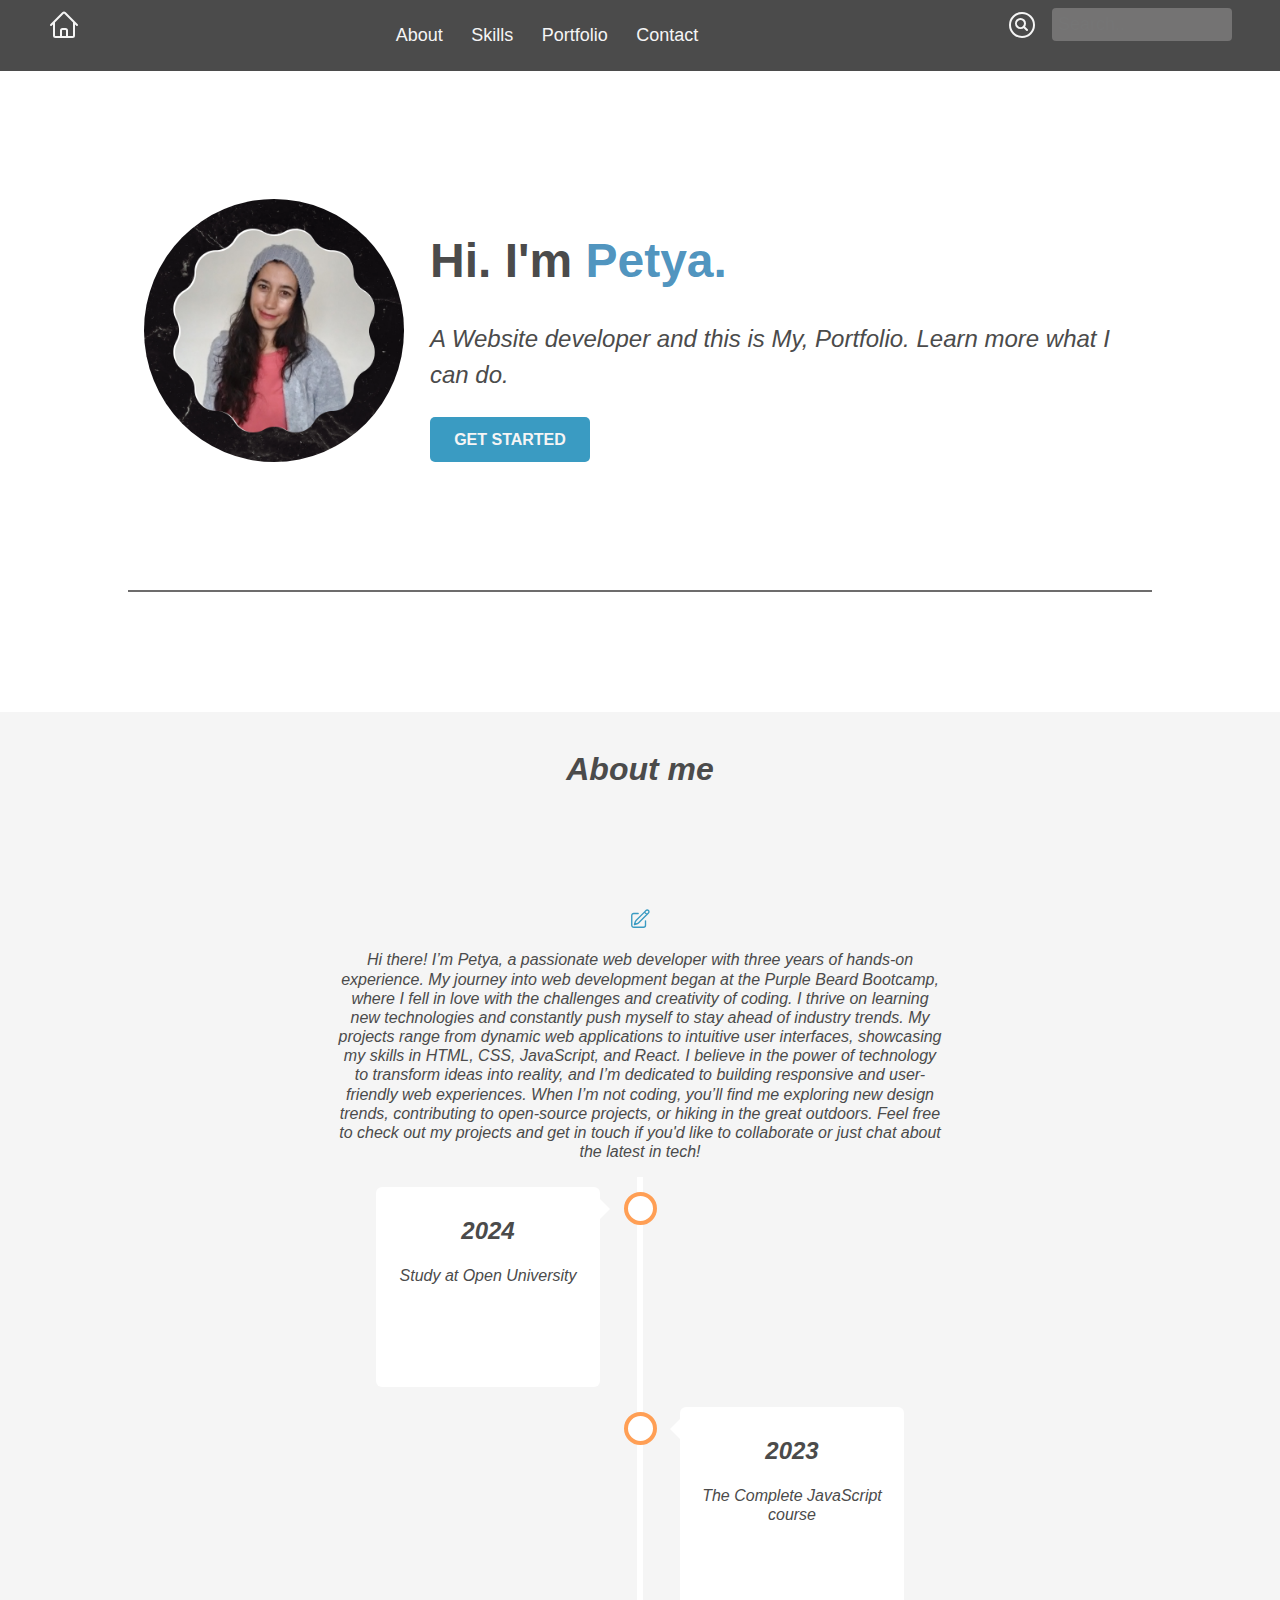
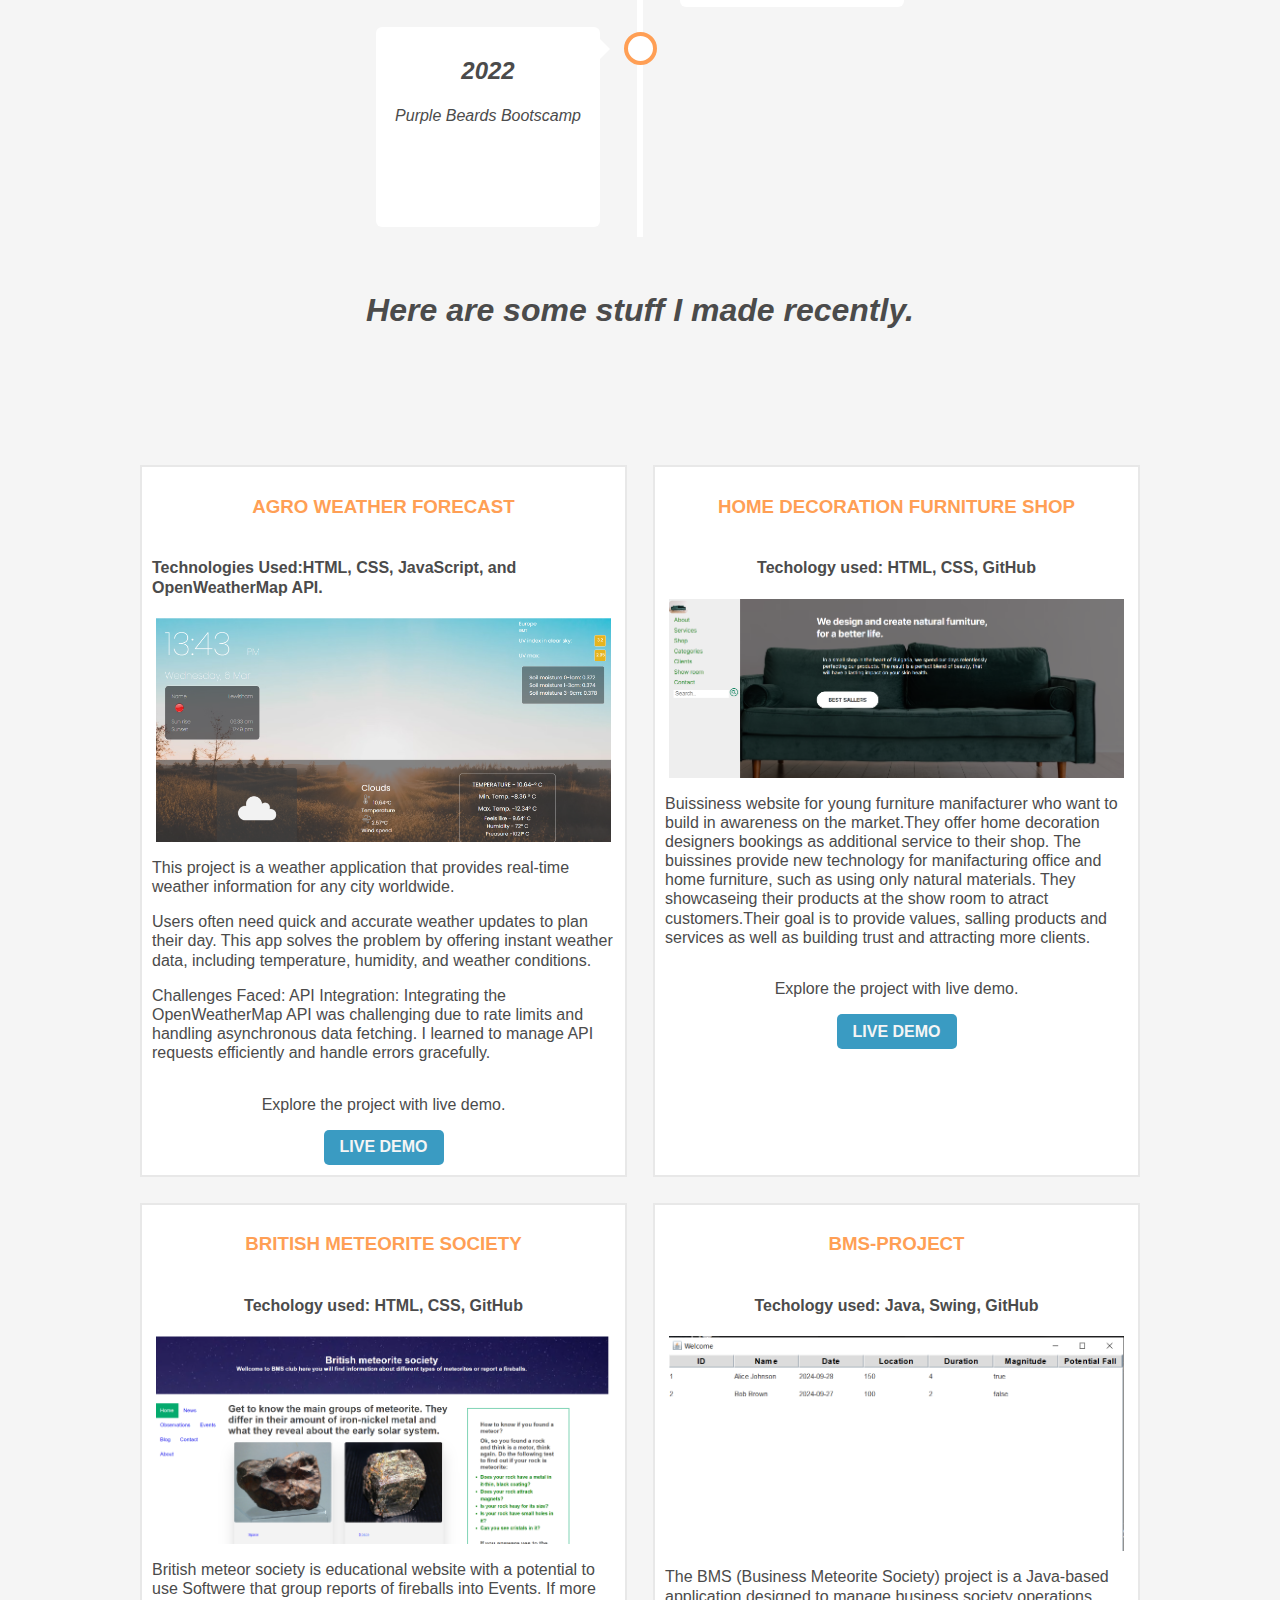
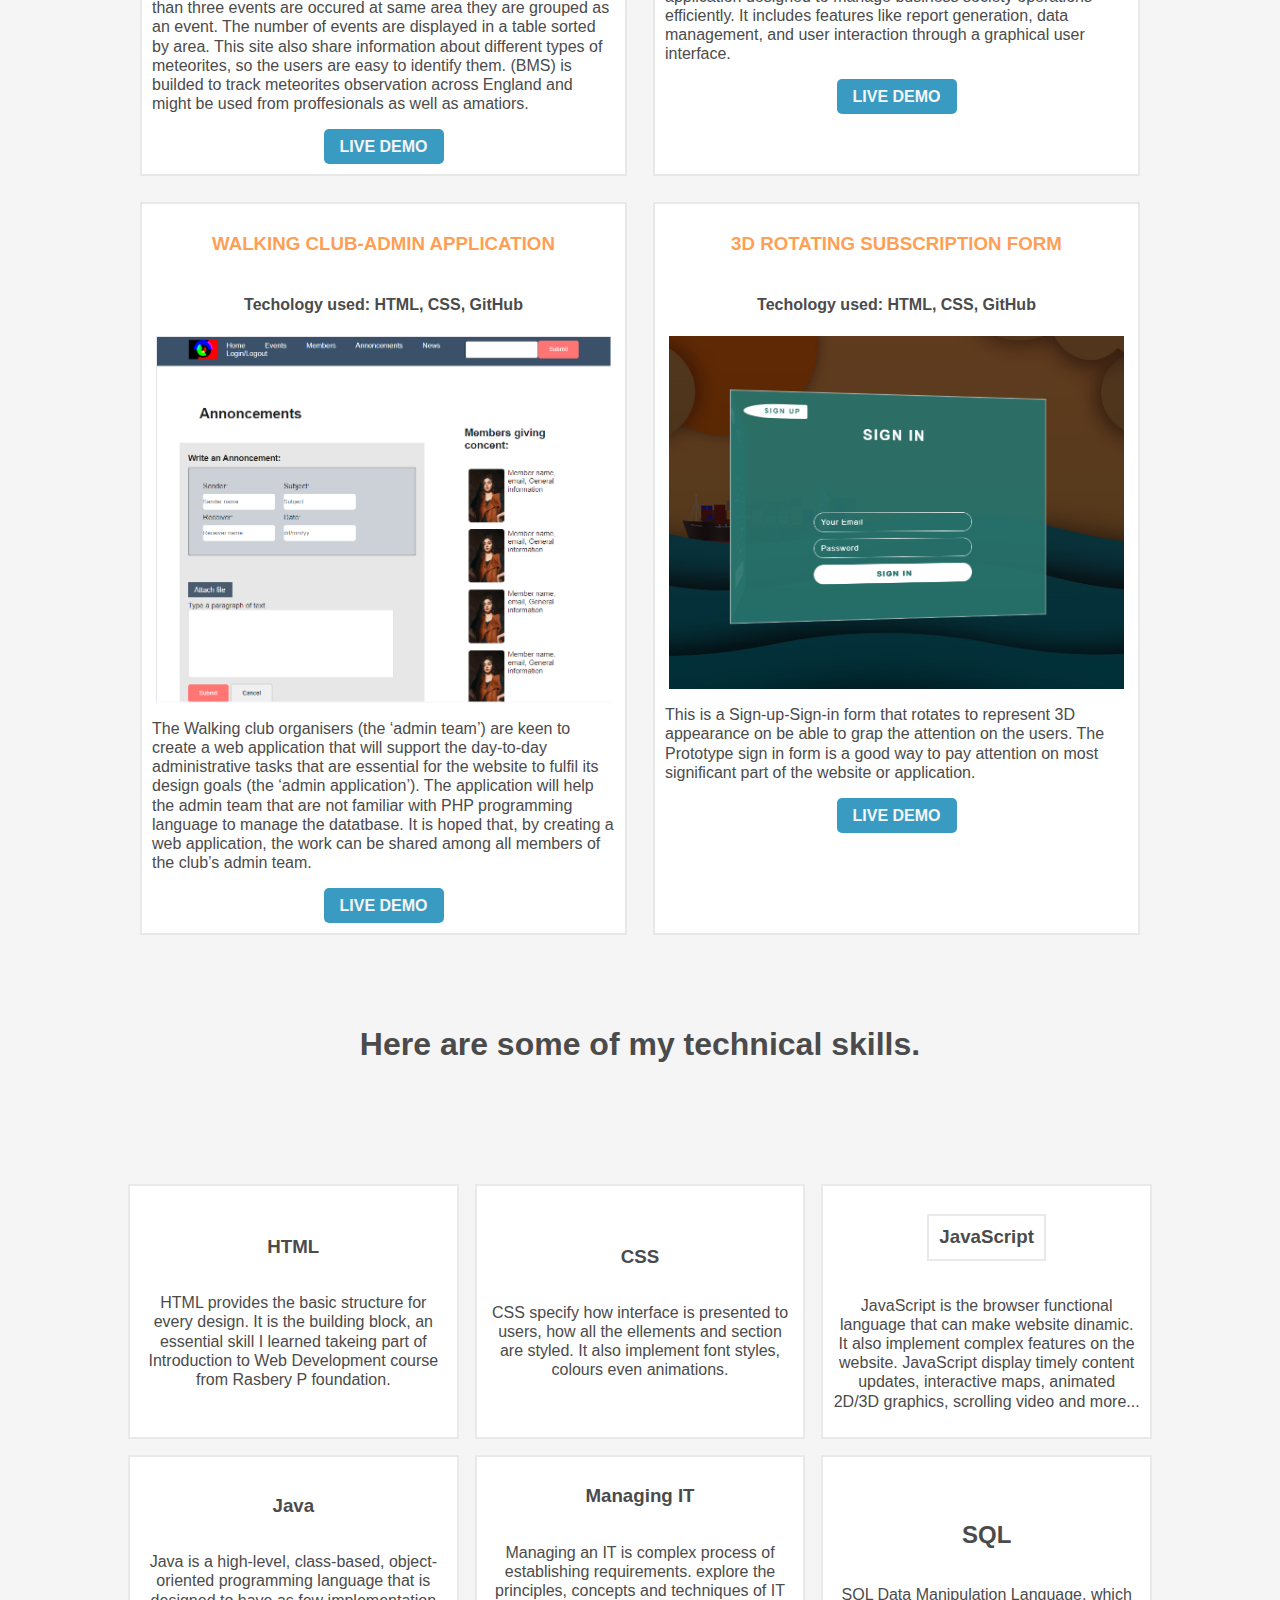
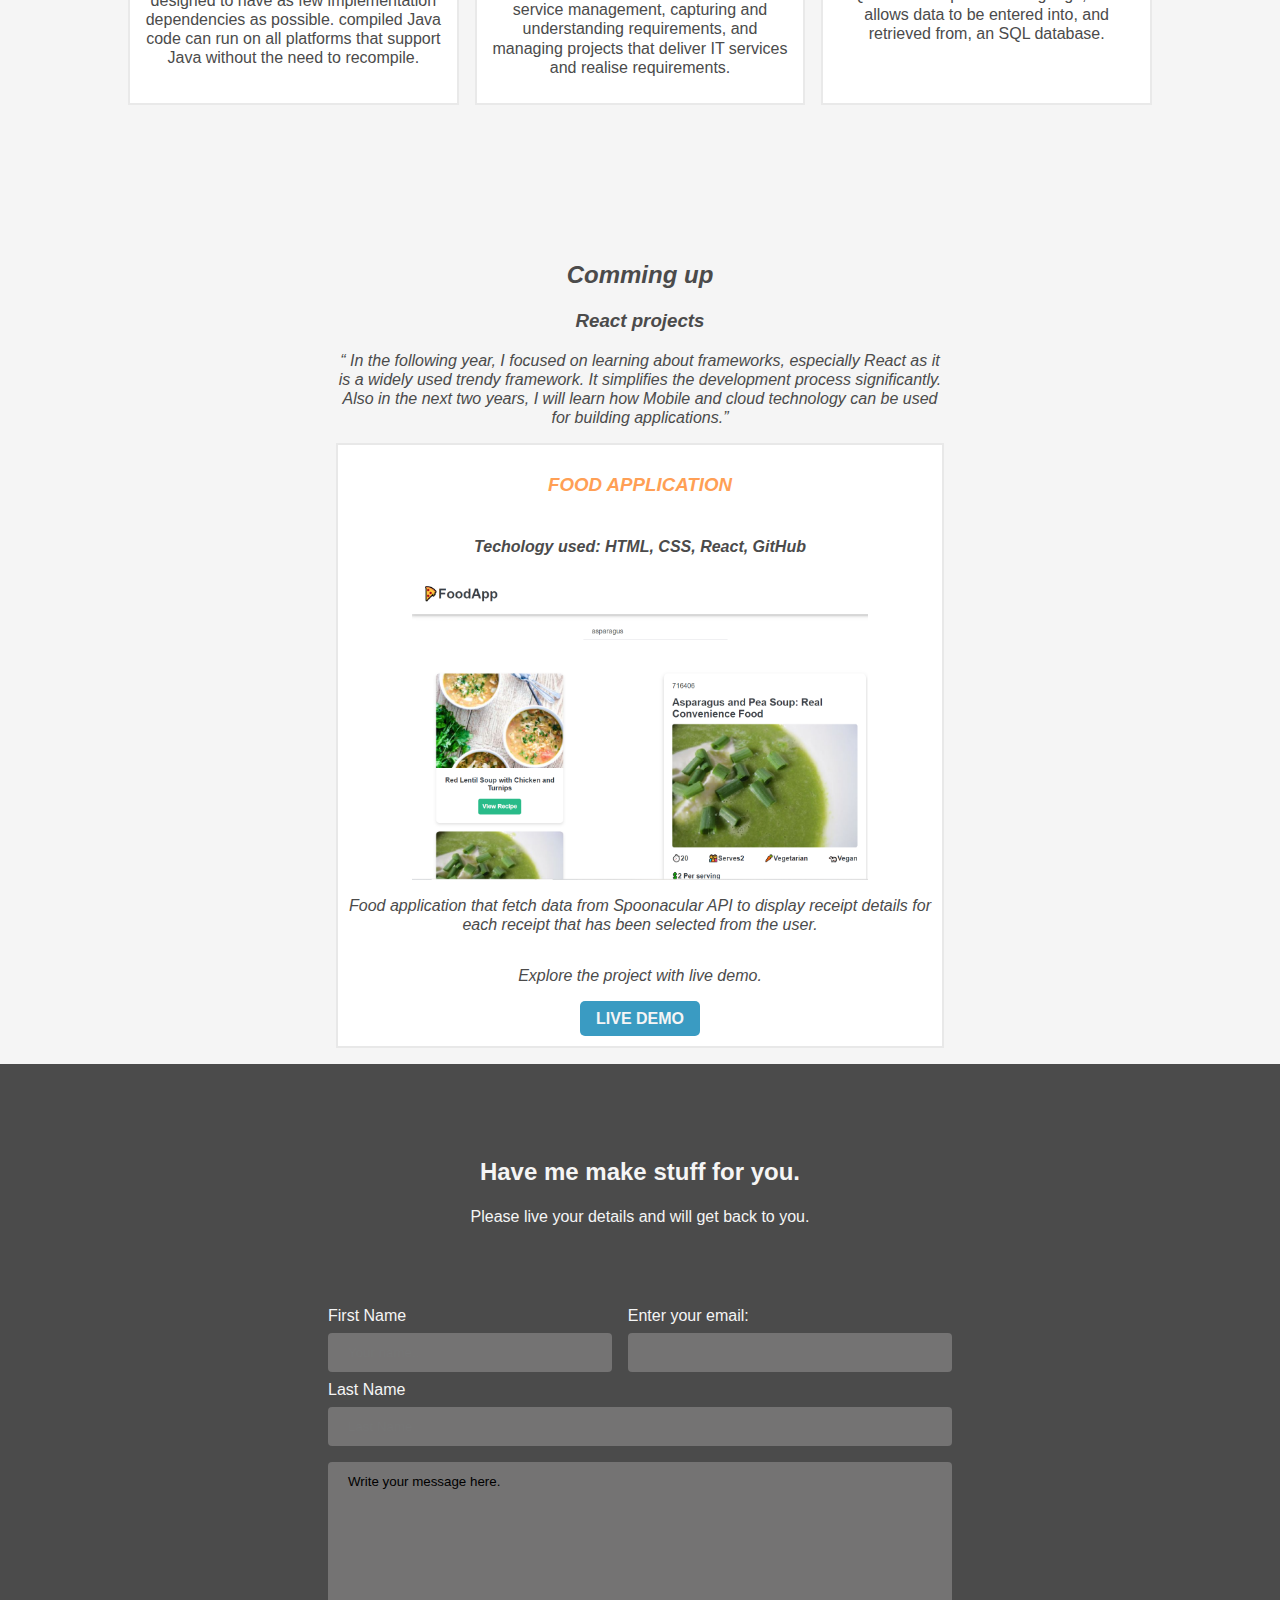
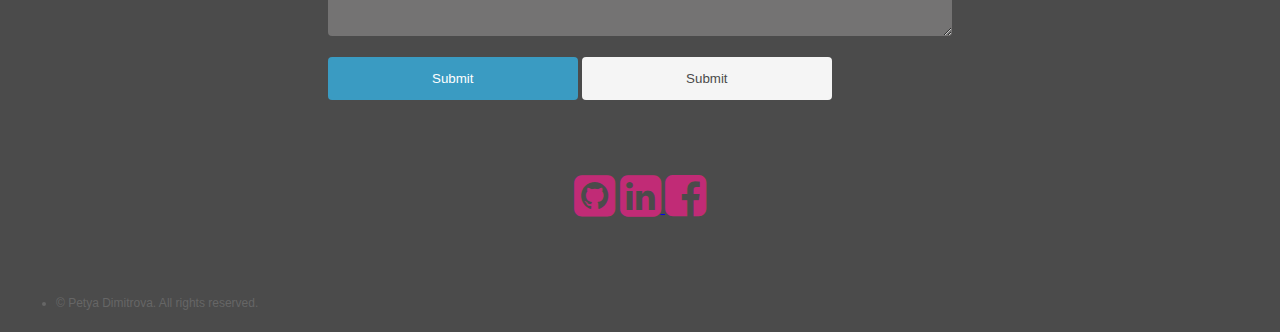
<file: index.html>
<!DOCTYPE html>
<html lang="en">
  <head>
    <meta charset="UTF-8" />
    <meta name="viewport" content="width=device-width, initial-scale=1.0" />
    <link rel="stylesheet" href="styleCopy.css" />
    <link
      rel="stylesheet"
      href="https://cdnjs.cloudflare.com/ajax/libs/font-awesome/4.7.0/css/font-awesome.min.css"
    />
    <title>Portfolio</title>
  </head>
  <body>
    <!-- Navbar on small screens -->
    <!-- Section MOBILE MENU -->

    <nav class="mobile-header">
      <div>
        <svg
          xmlns="http://www.w3.org/2000/svg"
          fill="none"
          viewBox="0 0 24 24"
          stroke-width="1.5"
          stroke="currentColor"
          class="features-icon"
        >
          <path
            stroke-linecap="round"
            stroke-linejoin="round"
            d="m2.25 12 8.954-8.955c.44-.439 1.152-.439 1.591 0L21.75 12M4.5 9.75v10.125c0 .621.504 1.125 1.125 1.125H9.75v-4.875c0-.621.504-1.125 1.125-1.125h2.25c.621 0 1.125.504 1.125 1.125V21h4.125c.621 0 1.125-.504 1.125-1.125V9.75M8.25 21h8.25"
          />
        </svg>
      </div>

      <div class="hamburger" onclick="myFunction(this)">
        <div class="bar1"></div>
        <div class="bar2"></div>
        <div class="bar3"></div>
      </div>
    </nav>

    <div class="topnav">
      <div id="myLinks">
        <a href="#services-box">About me</a>
        <a href="#services-box">Skills</a>
        <a href="#portfolio">Portfolio</a>
        <a href="#contact">Contact</a>
      </div>
    </div>

    <!-- Desktop navigation -->
    <!-- Desktop navigation on larger screens -->
    <nav class="desktop-header">
      <div class="sidenav">
        <!-- first container -->
        <div>
          <svg
            xmlns="http://www.w3.org/2000/svg"
            fill="none"
            viewBox="0 0 24 24"
            stroke-width="1.5"
            stroke="currentColor"
            class="features-icon"
          >
            <path
              stroke-linecap="round"
              stroke-linejoin="round"
              d="m2.25 12 8.954-8.955c.44-.439 1.152-.439 1.591 0L21.75 12M4.5 9.75v10.125c0 .621.504 1.125 1.125 1.125H9.75v-4.875c0-.621.504-1.125 1.125-1.125h2.25c.621 0 1.125.504 1.125 1.125V21h4.125c.621 0 1.125-.504 1.125-1.125V9.75M8.25 21h8.25"
            />
          </svg>
        </div>
        <!-- Second container menus -->
        <div class="arrange-manu">
          <a href="#about-me">About</a>
          <a href="#skills">Skills</a>
          <a href="#services">Portfolio</a>
          <a href="#contact">Contact</a>
        </div>
        <!-- Third container serch bar -->
        <div>
          <input id="search-bar" type="text" placeholder="Search.." />
          <svg
            xmlns="http://www.w3.org/2000/svg"
            fill="none"
            viewBox="0 0 24 24"
            stroke-width="1.5"
            stroke="currentColor"
            class="features-icon"
          >
            <path
              stroke-linecap="round"
              stroke-linejoin="round"
              d="m15.75 15.75-2.489-2.489m0 0a3.375 3.375 0 1 0-4.773-4.773 3.375 3.375 0 0 0 4.774 4.774ZM21 12a9 9 0 1 1-18 0 9 9 0 0 1 18 0Z"
            />
          </svg>
        </div>
      </div>
    </nav>

    <!-- Header -->
    <header class="header-box" style="padding: 128px 16px">
      <img class="hero-img" src="./myself.png" alt="Photo of myself" />
      <div>
        <h1 class="H1-style">Hi. I'm <span class="bold">Petya.</span></h1>
        <p class="header-p">
          A Website developer and this is My, Portfolio. Learn more what I can
          do.
        </p>
        <button class="btn-big btn-style">Get Started</button>
      </div>
    </header>
    <main>
      <!-- About me section-->
      <section id="about-me" class="Aboutme-box">
        <h1>About me</h1>
        <svg
          xmlns="http://www.w3.org/2000/svg"
          fill="none"
          viewBox="0 0 24 24"
          stroke-width="1.5"
          stroke="currentColor"
          class="features-icon-blue"
        >
          <path
            stroke-linecap="round"
            stroke-linejoin="round"
            d="m16.862 4.487 1.687-1.688a1.875 1.875 0 1 1 2.652 2.652L10.582 16.07a4.5 4.5 0 0 1-1.897 1.13L6 18l.8-2.685a4.5 4.5 0 0 1 1.13-1.897l8.932-8.931Zm0 0L19.5 7.125M18 14v4.75A2.25 2.25 0 0 1 15.75 21H5.25A2.25 2.25 0 0 1 3 18.75V8.25A2.25 2.25 0 0 1 5.25 6H10"
          />
        </svg>
        <p>Hi there! I’m Petya, a passionate web developer with three years of hands-on experience. My journey into web development began at the Purple Beard Bootcamp, where I fell in love with the challenges and creativity of coding.

          I thrive on learning new technologies and constantly push myself to stay ahead of industry trends. My projects range from dynamic web applications to intuitive user interfaces, showcasing my skills in HTML, CSS, JavaScript, and React. 
          
          I believe in the power of technology to transform ideas into reality, and I’m dedicated to building responsive and user-friendly web experiences. When I’m not coding, you’ll find me exploring new design trends, contributing to open-source projects, or hiking in the great outdoors.
          
          Feel free to check out my projects and get in touch if you'd like to collaborate or just chat about the latest in tech!</p>
        
        <div class="timeline">
          <div class="container left">
            <div class="content">
              <h2>2024</h2>
              <p>Study at Open University</p>
            </div>
          </div>
          <div class="container right">
            <div class="content">
              <h2>2023</h2>
              <p>The Complete JavaScript course</p>
            </div>
          </div>
          <div class="container left">
            <div class="content">
              <h2>2022</h2>
              <p>Purple Beards Bootscamp</p>
            </div>
        </div>
      </section>
      <!-- The Portfolio  -->
      <div class="Aboutme-box">
        <h1>Here are some stuff I made recently.</h1>
       

      <!-- <a
              class="one"
              href="https://github.com/priorityc?tab=repositories"
              target="_blank"
              >Github</a> -->
           
     
        
      </div>


      <section id="portfolio" class="Portfolio-box">
        
        <div class="portfolio-comp flex-left">
          <h3 class="project-heading">Agro weather forecast</h2>
          <h4> Technologies Used:HTML, CSS, JavaScript, and OpenWeatherMap API.</h3>
          
          <img
            class="portfolio-img"
            src="./Agro-Weather-App.png"
            alt="Project"
          />
          <p>This project is a weather application that provides real-time weather information for any city worldwide.</p>
            Users often need quick and accurate weather updates to plan their day. This app solves the problem by offering instant weather data, including temperature, humidity, and weather conditions.</li>
          <p>Challenges Faced:
            API Integration: Integrating the OpenWeatherMap API was challenging due to rate limits and handling asynchronous data fetching. I learned to manage API requests efficiently and handle errors gracefully.
            </p>
          </ul>
         
          <p>Explore the project with live demo.</p>
          <button
            class="portfolio-btn"
            onclick='window.location.href = "https://priorityc.github.io/weather/"'
          >
            Live Demo
          </button>
        </div>

        <div class="portfolio-comp flex-middle">
          <h3 class="project-heading">Home decoration furniture shop</h3>
          <h4>Techology used: HTML, CSS, GitHub</h4>
          
          <img class="portfolio-img" src="./Furniture-Shop.png" alt="Project" />
          <p>
            Buissiness website for young furniture manifacturer who want to
            build in awareness on the market.They offer home decoration
            designers bookings as additional service to their shop. The
            buissines provide new technology for manifacturing office and home
            furniture, such as using only natural materials. They showcaseing
            their products at the show room to atract customers.Their goal is to
            provide values, salling products and services as well as building
            trust and attracting more clients.
          </p>
          <p>Explore the project with live demo.</p>
          <button
            class="portfolio-btn"
            onclick='window.location.href = "https://priorityc.github.io/Furniture-shop/"'
          >
            Live Demo
          </button>
        </div>

        <div class="portfolio-comp flex-right">
          <h3 class="project-heading">British Meteorite Society</h3>
            <h4>Techology used: HTML, CSS, GitHub</h4>
          <img class="portfolio-img" src="./meteor. png.png" alt="Project" />
          <p>
            British meteor society is educational website with a potential to
            use Softwere that group reports of fireballs into Events. If more
            than three events are occured at same area they are grouped as an
            event. The number of events are displayed in a table sorted by area.
            This site also share information about different types of
            meteorites, so the users are easy to identify them. (BMS) is builded
            to track meteorites observation across England and might be used
            from proffesionals as well as amatiors.
          </p>
          <button
            class="portfolio-btn"
            onclick='window.location.href = "https://priorityc.github.io/-BMS-Meteorite-society/"'
          >
            Live Demo
          </button>
        </div>

        <div class="portfolio-comp flex-right">
           <h3 class="project-heading">BMS-Project</h3>
          <h4>Techology used: Java, Swing, GitHub</h4>
          <img class="portfolio-img" src="./BMSpic.PNG" alt="Project-BMS" />
          <p>
            The BMS (Business Meteorite Society) project is a Java-based application designed to manage business society operations efficiently. It includes features like report generation, data management, and user interaction through a graphical user interface.

          </p>
          <button
            class="portfolio-btn"
            onclick='window.location.href = "https://priorityc.github.io/-BMS-Meteorite-society/"'
          >
            Live Demo
          </button>
        </div>

        <div class="portfolio-comp flex-right">
           <h3 class="project-heading">Walking club-Admin Application</h3>
          <h4>Techology used: HTML, CSS, GitHub</h4>
          <img class="portfolio-img" src="./Application.PNG" alt="Project-BMS" />
          <p>
            The Walking club organisers (the ‘admin team’) are keen to create a web application that
             will support the day-to-day administrative tasks that are essential for the website to fulfil its design goals (the ‘admin application’). 
           The application will help the admin team that are not familiar with PHP programming language to manage the datatbase. It is hoped that, by creating a web application, the work can be shared among all members of the club’s admin team.

          </p>
          <button
            class="portfolio-btn"
            onclick='window.location.href = "https://priorityc.github.io/-BMS-Meteorite-society/"'
          >
            Live Demo
          </button>
        </div>

        <div class="portfolio-comp flex-right">
         <h3 class="project-heading">3D rotating subscription form</h3>
          <h4>Techology used: HTML, CSS, GitHub</h4>
          <img class="portfolio-img" src="./3D.png" alt="Project-3D" />
          <p>
            This is a Sign-up-Sign-in form that rotates to represent 3D appearance on be able to grap the attention on the users. The Prototype sign in form is a good way to pay attention on most significant part of the website or application.

          </p>
          <button
            class="portfolio-btn"
            onclick='window.location.href = "https://priorityc.github.io/-BMS-Meteorite-society/"'
          >
            Live Demo
          </button>
        </div>
      </section>

      <!-- The skills section -->
      <h1>Here are some of my technical skills.</h1>
      <section id="skills" class="skills-box">
        <!-- Row-1 -->

        <div class="skills-cont">
          <h3>HTML</h3>
          <p>
            HTML provides the basic structure for every design. It is the
            building block, an essential skill I learned takeing part of
            Introduction to Web Development course from Rasbery P foundation.
          </p>
          <!-- <div class="container">
            <div class="skills html">90%</div>
          </div> -->
        </div>
        <div class="skills-cont">
          <h3>CSS</h3>
          <p>CSS specify how interface is presented to users, how all the ellements and section are styled. It also implement font styles, colours even animations.</p>
        </div>
        <div class="skills-cont">
          <h3 class="skills-cont">JavaScript</h3>
          <p>JavaScript is the browser functional language that can make website dinamic. It also implement complex features on the website. JavaScript display timely content updates, interactive maps, animated 2D/3D graphics, scrolling video and more...</p>
        </div>

        <!-- Row 2 -->

        <div class="skills-cont">
          <h3>Java</h3>
          <p>Java is a high-level, class-based, object-oriented programming language that is designed to have as few implementation dependencies as possible.  compiled Java code can run on all platforms that support Java without the need to recompile.</p>
        </div>
        <div class="skills-cont">
          <h3>Managing IT</h3>
          <p>Managing an IT is complex process of establishing requirements. explore the principles, concepts and techniques of IT service management, capturing and understanding requirements, and managing projects that deliver IT services and realise requirements. </p>
        </div>
        <div class="skills-cont">
          <h2>SQL</h2>
          <p>SQL Data Manipulation Language, which allows data to be entered into, and retrieved from, an SQL database.</p>
        </div>
        <!-- </div> -->
      </section>

      <section class="Aboutme-box">
        <h2>Comming up</h3>
      <h3>React projects</h2>
      <p><q>      In the following year, I focused on learning about frameworks, especially React as it is a widely used trendy framework. It simplifies the development process significantly. Also in the next two years, I will learn how Mobile and cloud technology can be used for building applications.</q></p>
      <div class="portfolio-comp flex-middle">
        <h3 class="project-heading">Food application</h3>
        <h4>Techology used: HTML, CSS, React, GitHub</h4>
        
        <img class="portfolio-img" src="./FoodApp.PNG" alt="FoodApp" />
        <p>
          Food application that fetch data from Spoonacular API to display receipt details for each receipt that has been selected from the user.
        </p>
        <p>Explore the project with live demo.</p>
        <button
          class="portfolio-btn"
          onclick='window.location.href = "https://priorityc.github.io/Furniture-shop/"'
        >
          Live Demo
        </button>
      </div>
    </section>
    </main>

    <!-- Footer -->
    <footer id="contact" class="footer-box">
      <div class="form-heading">
        <h2>Have me make stuff for you.</h2>
        <p>Please live your details and will get back to you.</p>
      </div>
      <div class="form-box">
        <form 
          action="https://formspree.io/f/manywnbp"
          method="POST">
          <div class="name-email-box">
            <div class="name-email">
              <label for="fname">First Name</label>
              <input
                type="text"
                id="fname"
                name="firstname"
                
                placeholder="Your name.."
                onchange="validate(event.target)"
              />
              <small id="feedback_fname"></small>
            </div>

            <div class="name-email">
              <label for="email">Enter your email:</label>
              <input type="email" id="email" name="email" onchange="validate(event.target)" />
      
              <small id="feedback_email"></small>
            </div>
          </div>

          <label for="lname">Last Name</label>
          <input
            type="text"
            id="lname"
            name="lname"
            placeholder="Last Name"
            
            onchange="validate(event.target)"
          />
          <!-- text area -->
          <textarea name="message" rows="10" cols="30" onchange="validate(event.target)">
Write your message here.
</textarea
           >
          <small id="feedback_email"></small>

          <input class="submit btn" type="submit" value="Submit" />
          <input class="clear btn" type="submit" value="Submit" />
        </form>
      </div>
      
      <div class="form-heading">
        <a href="https://github.com/priorityc?tab=repositories">
          <i
            class="fa fa-github-square"
            style="font-size: 48px; color: rgb(193, 43, 118)"
          ></i
        ></a>
        <a href="https://www.linkedin.com/in/petya-dimitrova-7b7b56234/">
          <i
            class="fa fa-linkedin-square"
            style="font-size: 48px; color: rgb(193, 43, 118)"
          ></i>
        </a>
        <i
          class="fa fa-facebook-square"
          style="font-size: 48px; color: rgb(193, 43, 118)"
        ></i>
      </div>
      <ul id="copyright">
        <li>&copy; Petya Dimitrova. All rights reserved.</li>
        <!-- <li>Design: <a href="http://html5up.net">HTML5 UP</a></li> -->
      </ul>
    </footer>
    <script src="appCopy.js"></script>
  </body>
</html>
</file>
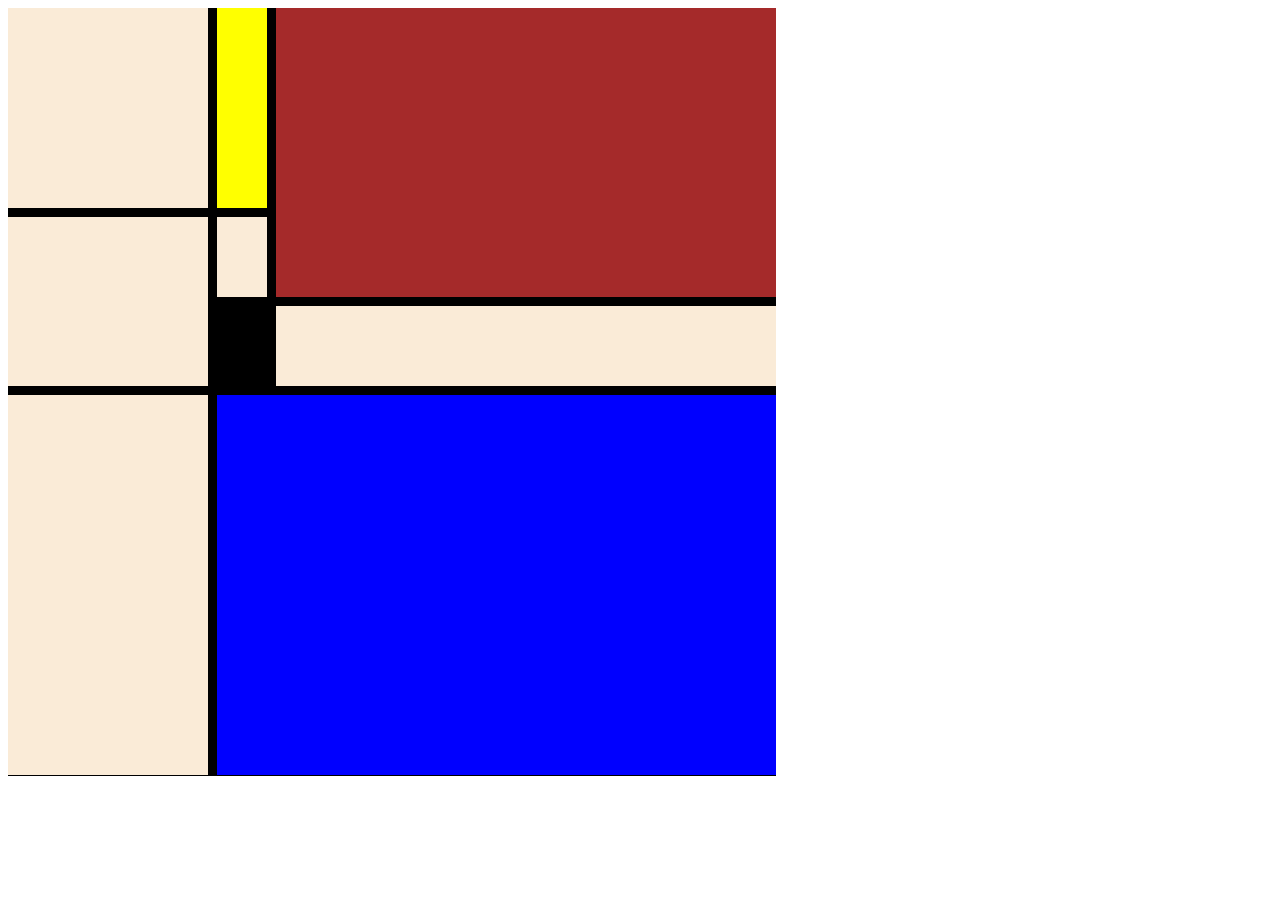
<file: css-only/index.html>
<!DOCTYPE html>
<html lang="en">
<head>
    <meta charset="UTF-8">
    <meta name="viewport" content="width=device-width, initial-scale=1.0">
    <title>Document</title>
    <style>
        .body {
            height: 100vh;
            display: flex;
            align-items: center;
            justify-content: center;
        }
        .container-grid {
            background-color: black;
            width: 768px;
            height: 768px;
            display: grid;
            gap: 9px;
            grid-template-columns: 200px 50px 500px;
            grid-template-rows: 200px 80px 80px 380px;


        }
        .item {
            background-color: antiquewhite;
        }
          .yellow {
            background-color: yellow;
        }
        .red {
            background-color: brown;
            grid-row: span 2;
       }
       .whiteright {
        background-color: black;
       }
        .blue {
            background-color: blue;
            grid-column: span 2;
        }
        .white2 {
            grid-row: span 2;
        }
        
       

    </style>
</head>
<body>
  <div class="container-grid">
  <div class="item white"></div>
  <div class="item yellow"></div>
  <div class="item red"></div>
  <div class="item white2"></div>
  <div class="item white"></div>
  <div class="item whiteright"></div>
  <div class="item white3"></div>
  <div class="item"></div>
  <div class="item blue"></div>
   
   
</div>

</body>
</html>
</file>
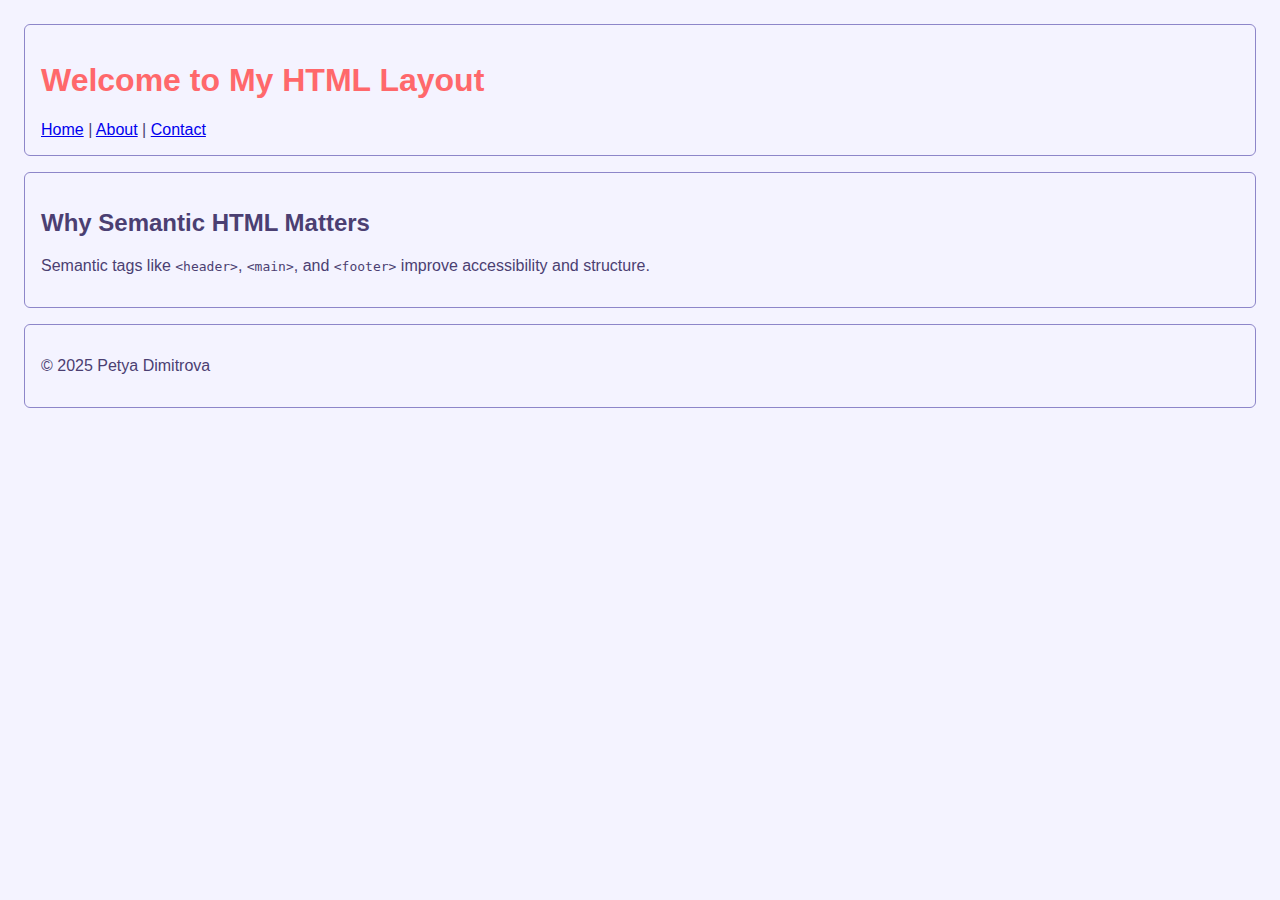
<file: html-only/index.html>
<!DOCTYPE html>
<html lang="en">
<head>
  <meta charset="UTF-8" />
  <meta name="viewport" content="width=device-width, initial-scale=1.0" />
  <title>HTML Semantic Layout</title>
  <style>
    body {
      font-family: Inter, sans-serif;
      background-color: #F4F3FF;
      color: #4B3F72;
      padding: 1rem;
    }
    header, main, footer {
      border: 1px solid #8D86C9;
      border-radius: 6px;
      padding: 1rem;
      margin-bottom: 1rem;
    }
    h1 {
      color: #FF686B;
    }
  </style>
</head>
<body>
  <header>
    <h1>Welcome to My HTML Layout</h1>
    <nav>
      <a href="#">Home</a> |
      <a href="#">About</a> |
      <a href="#">Contact</a>
    </nav>
  </header>
  <main>
    <article>
      <h2>Why Semantic HTML Matters</h2>
      <p>Semantic tags like <code>&lt;header&gt;</code>, <code>&lt;main&gt;</code>, and <code>&lt;footer&gt;</code> improve accessibility and structure.</p>
    </article>
  </main>
  <footer>
    <p>© 2025 Petya Dimitrova</p>
  </footer>
</body>
</html>
</file>
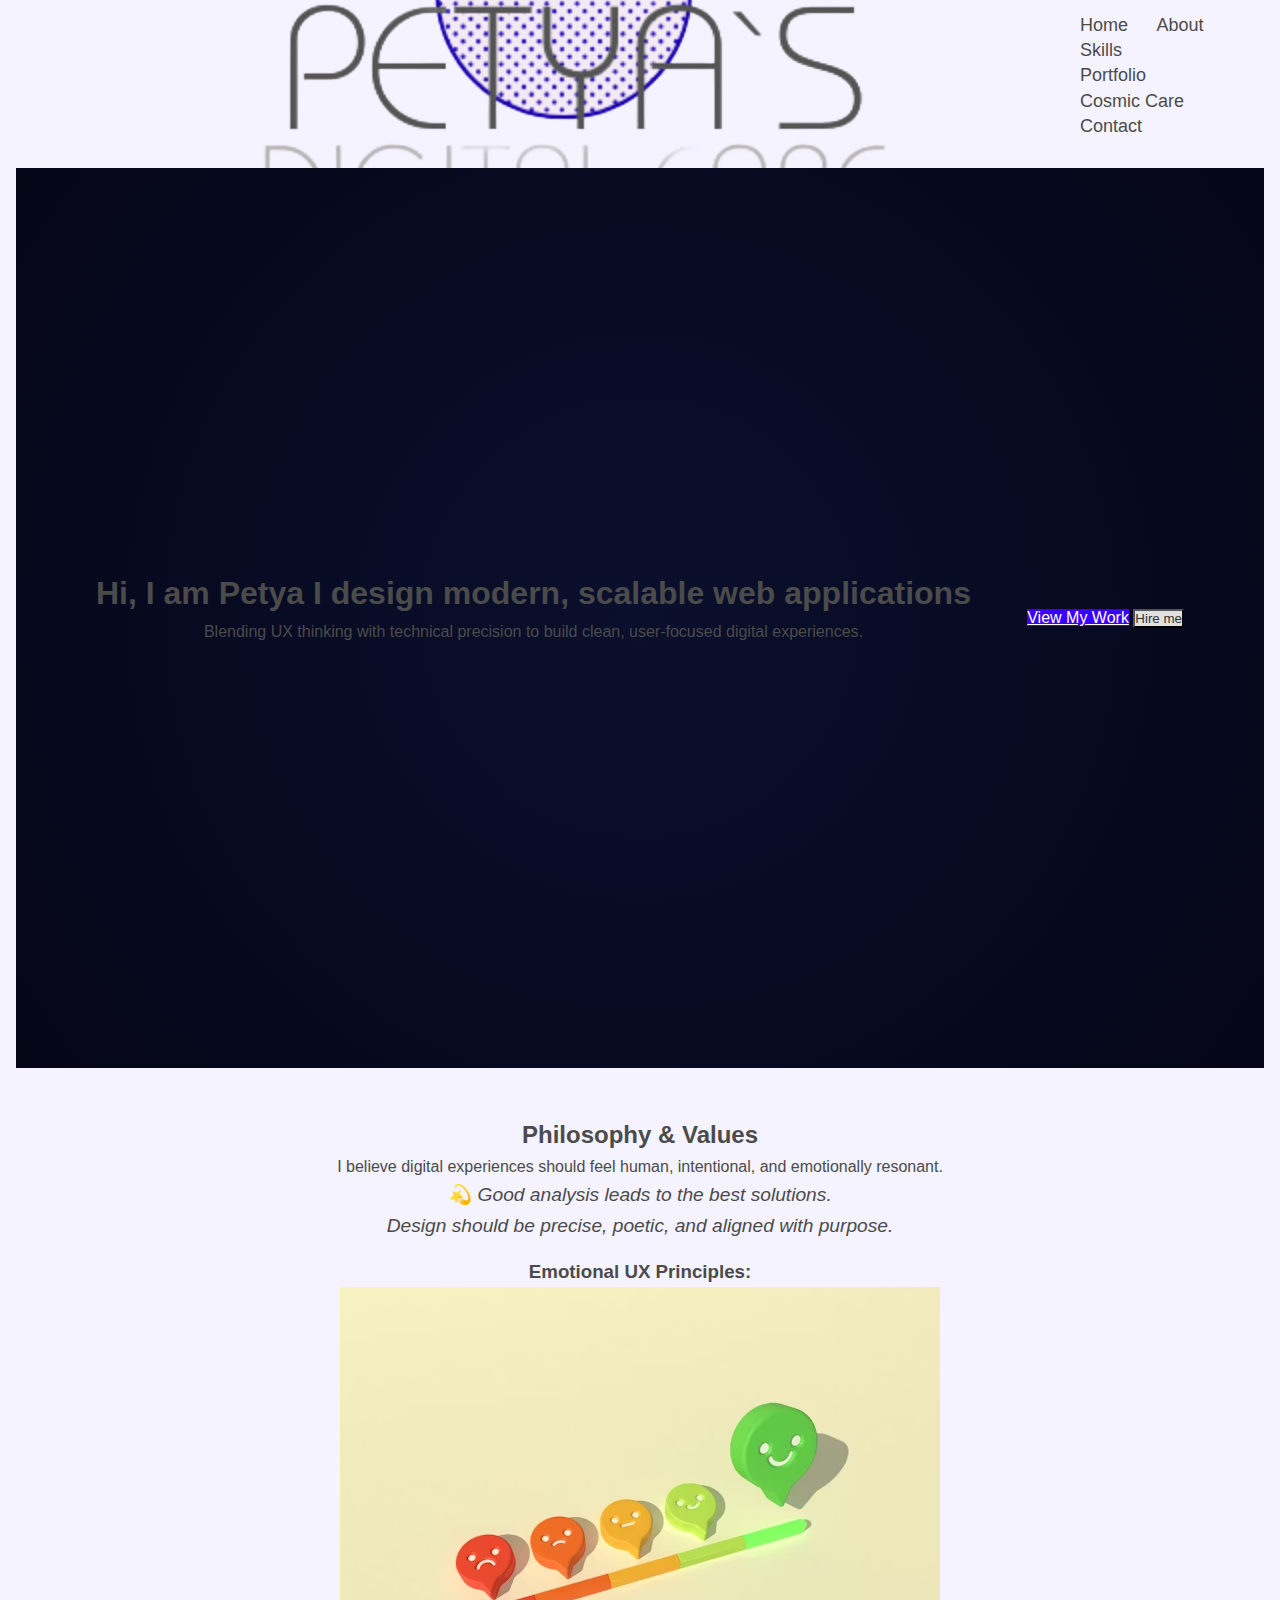
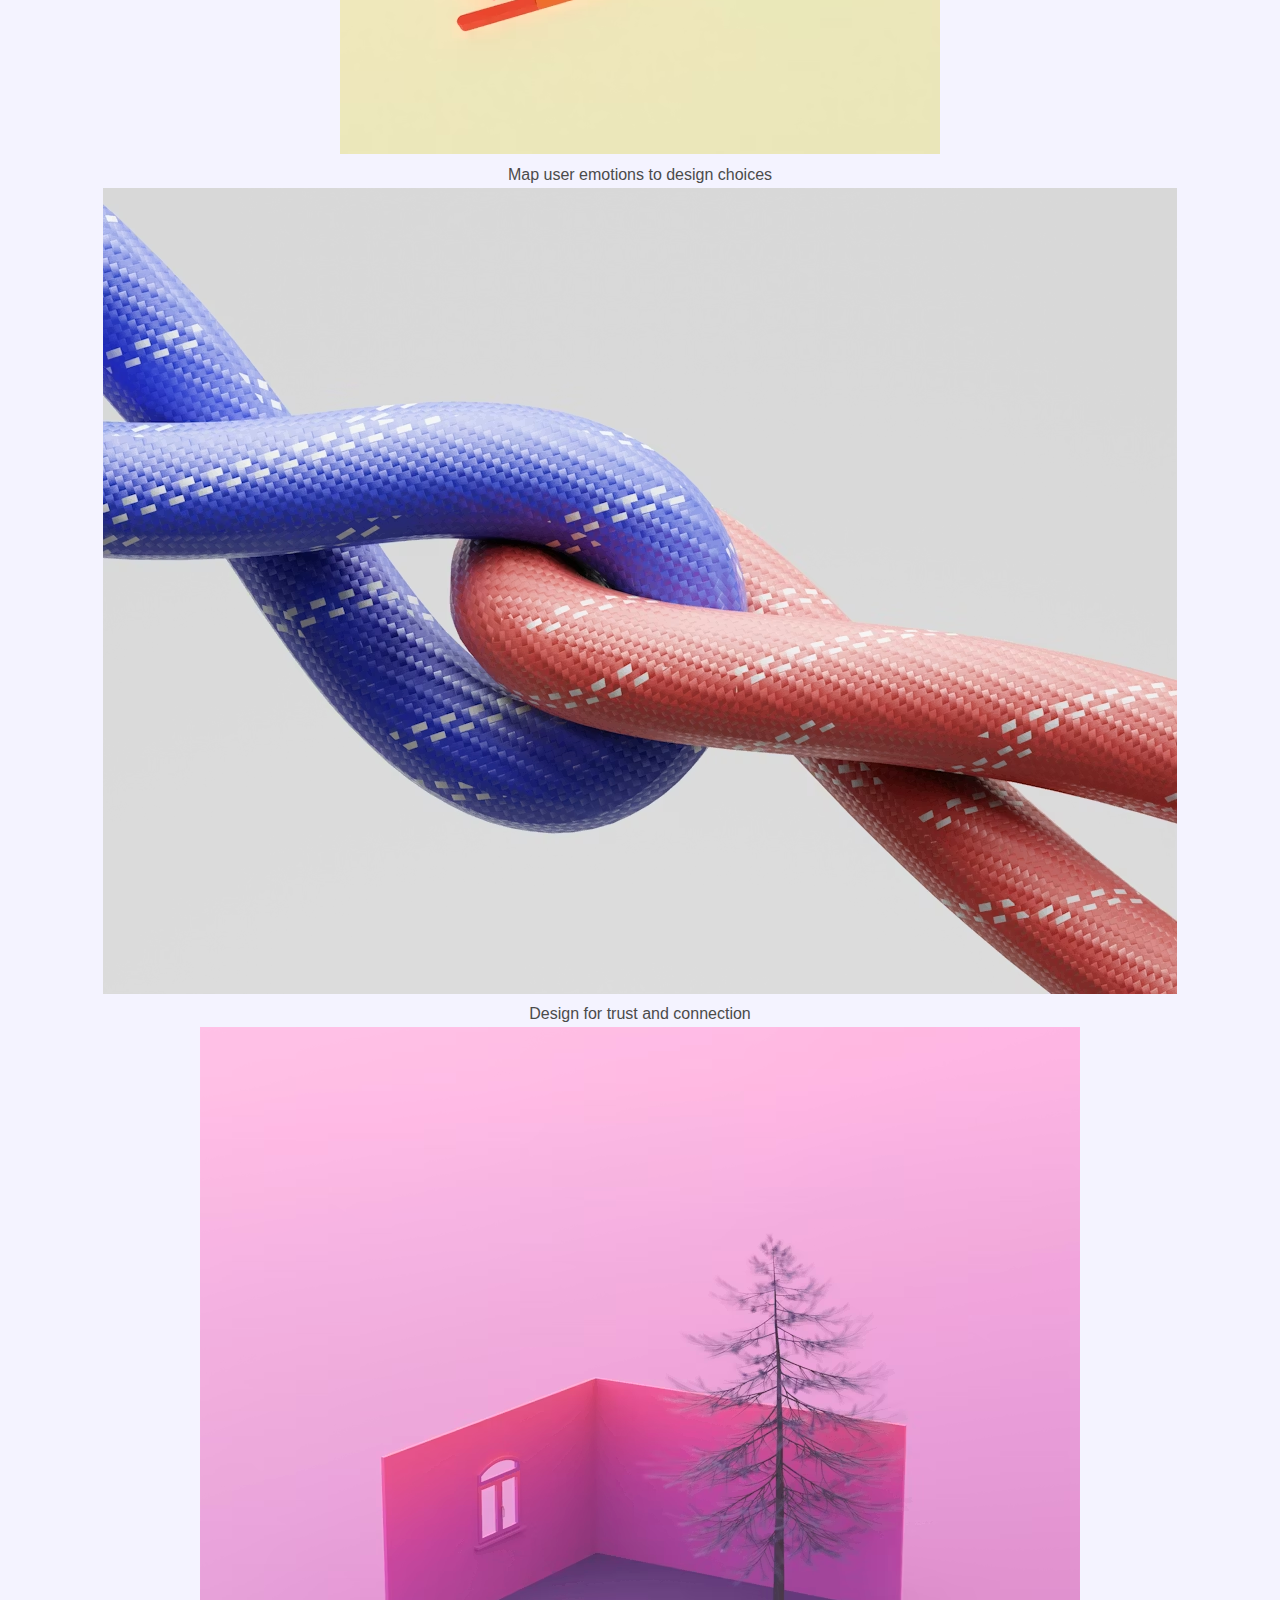
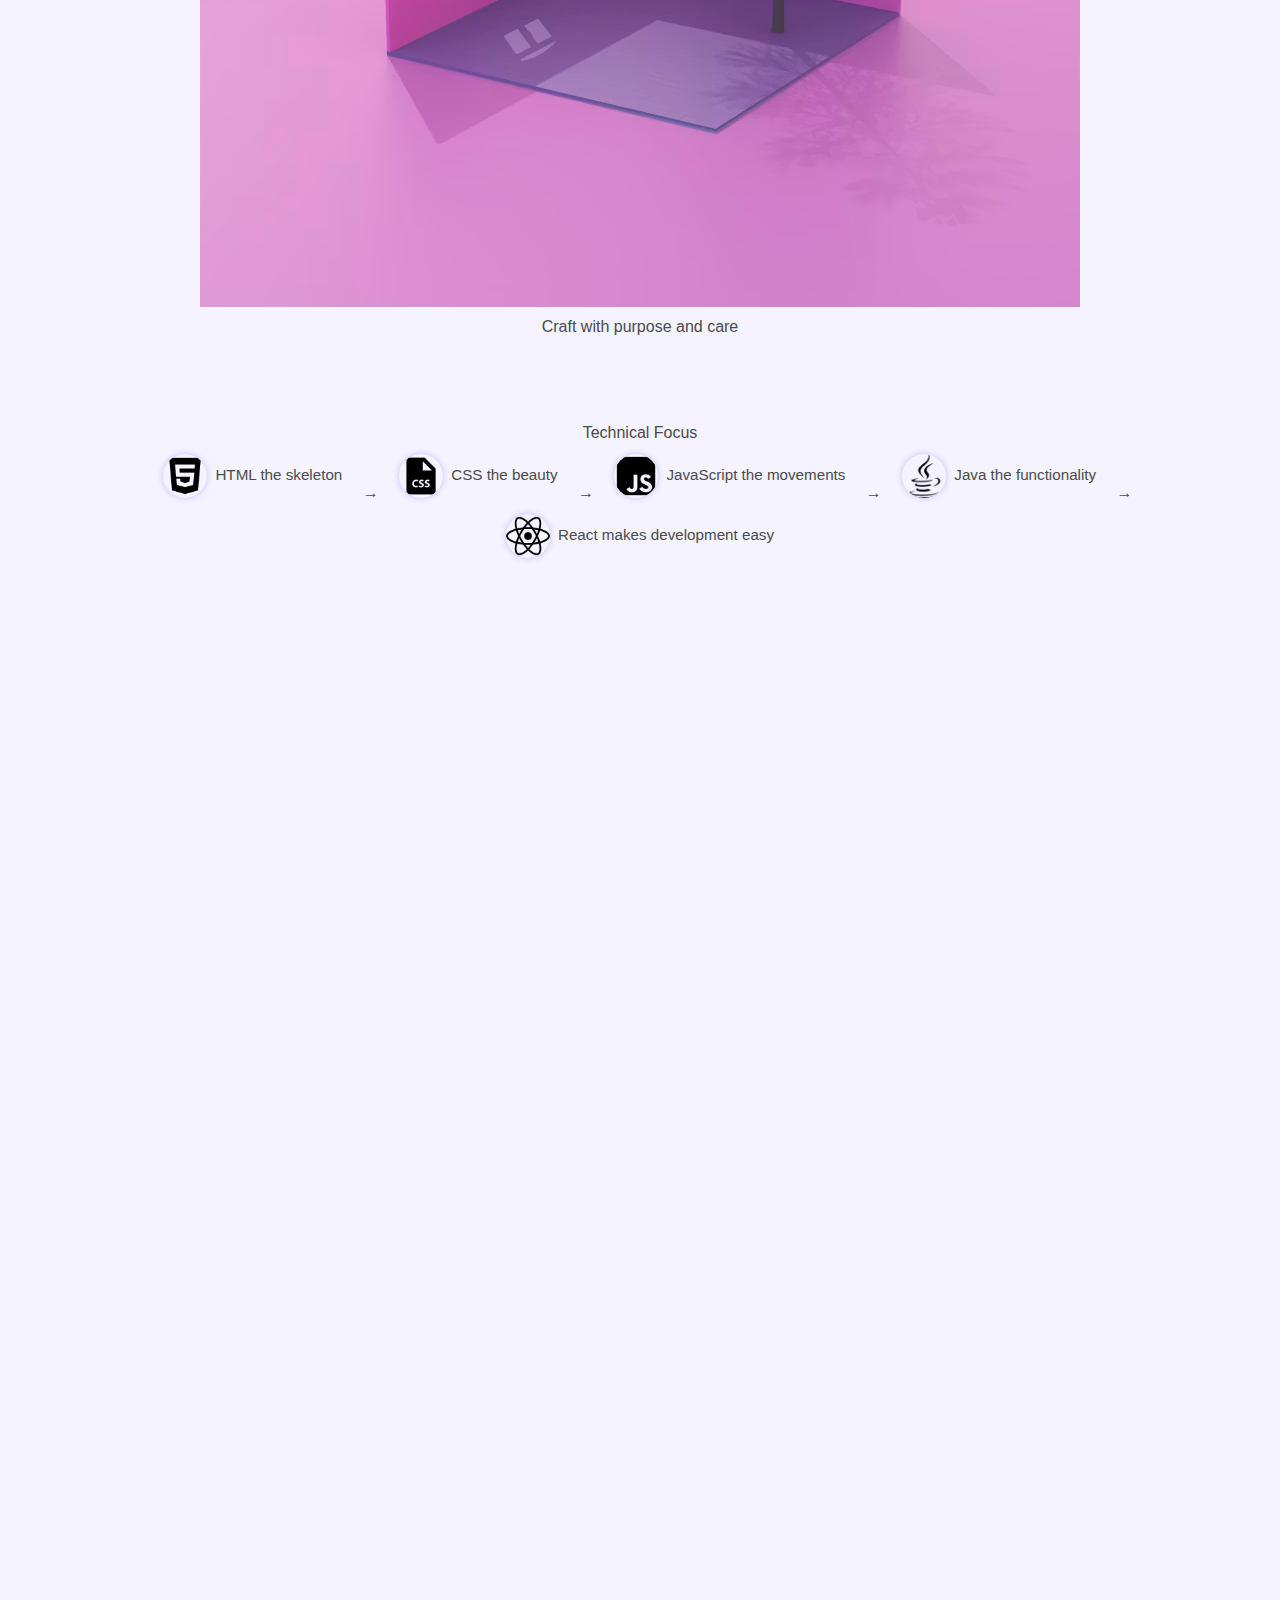
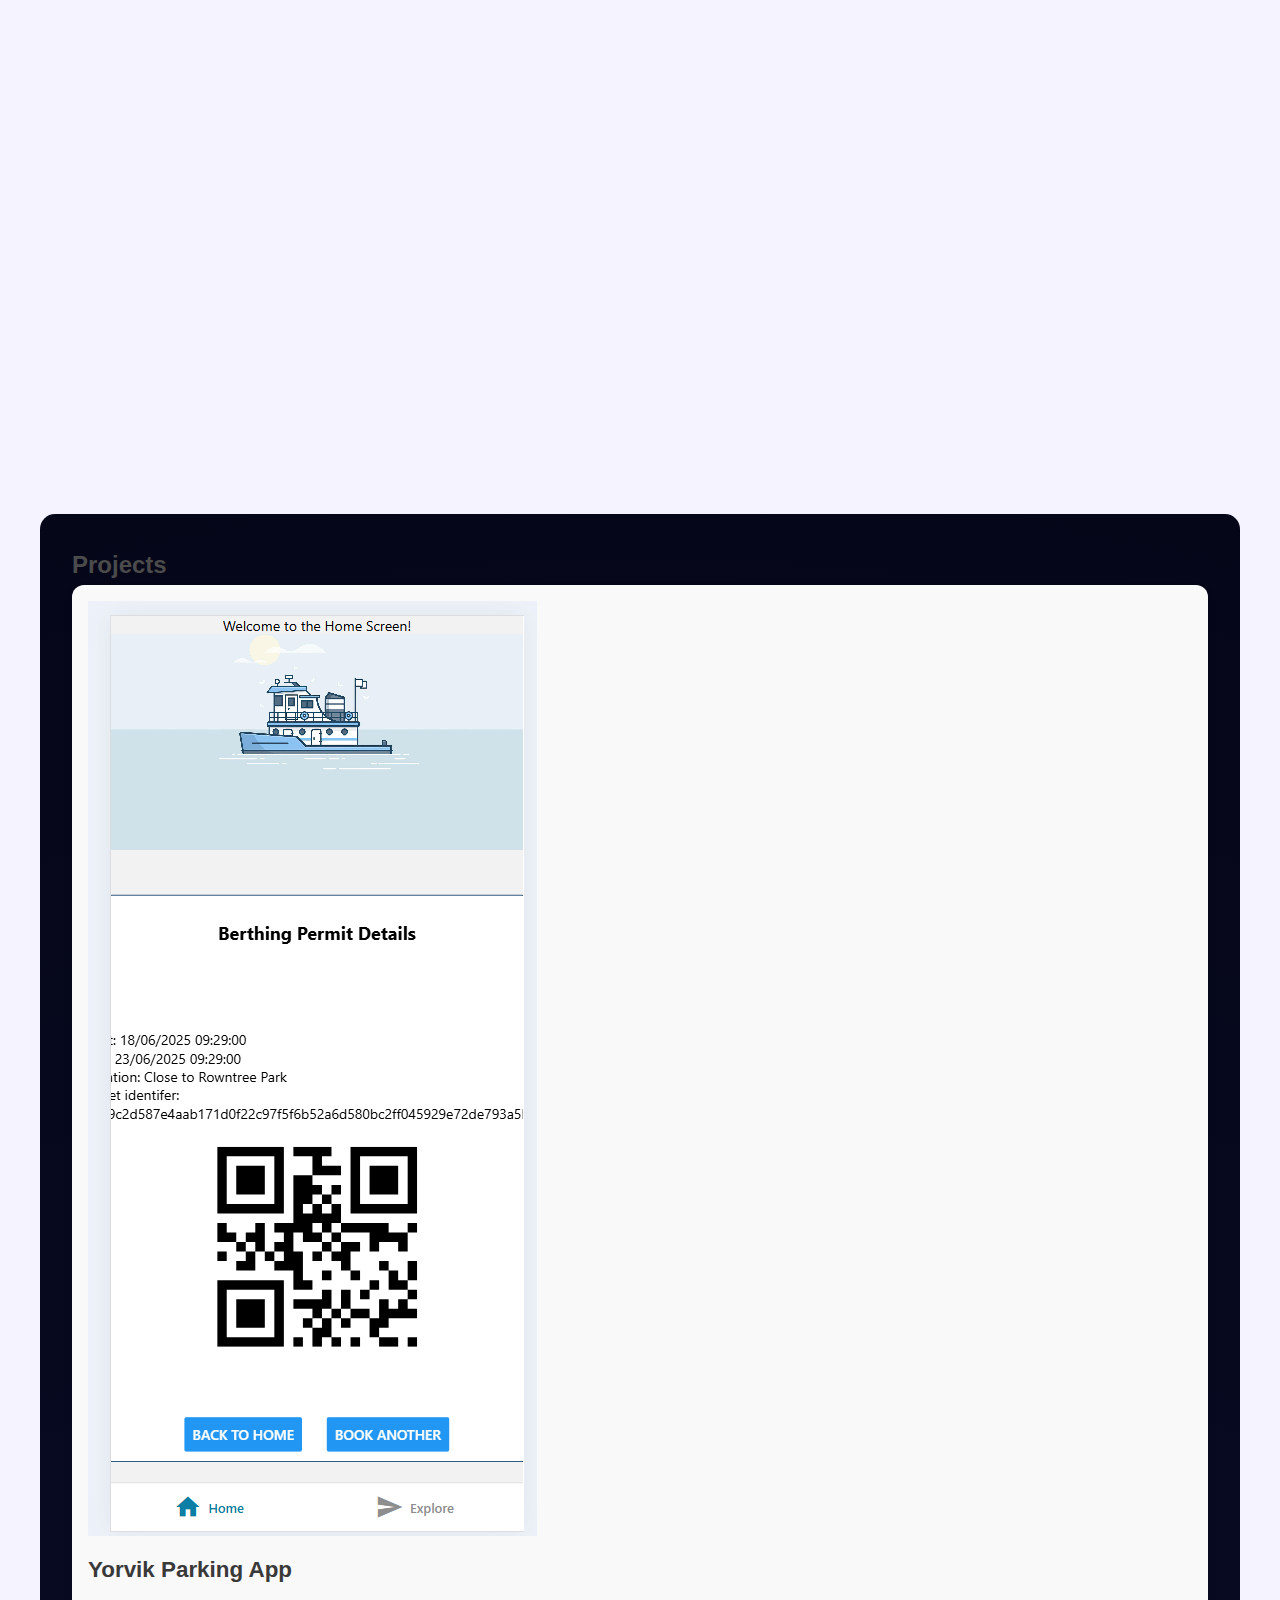
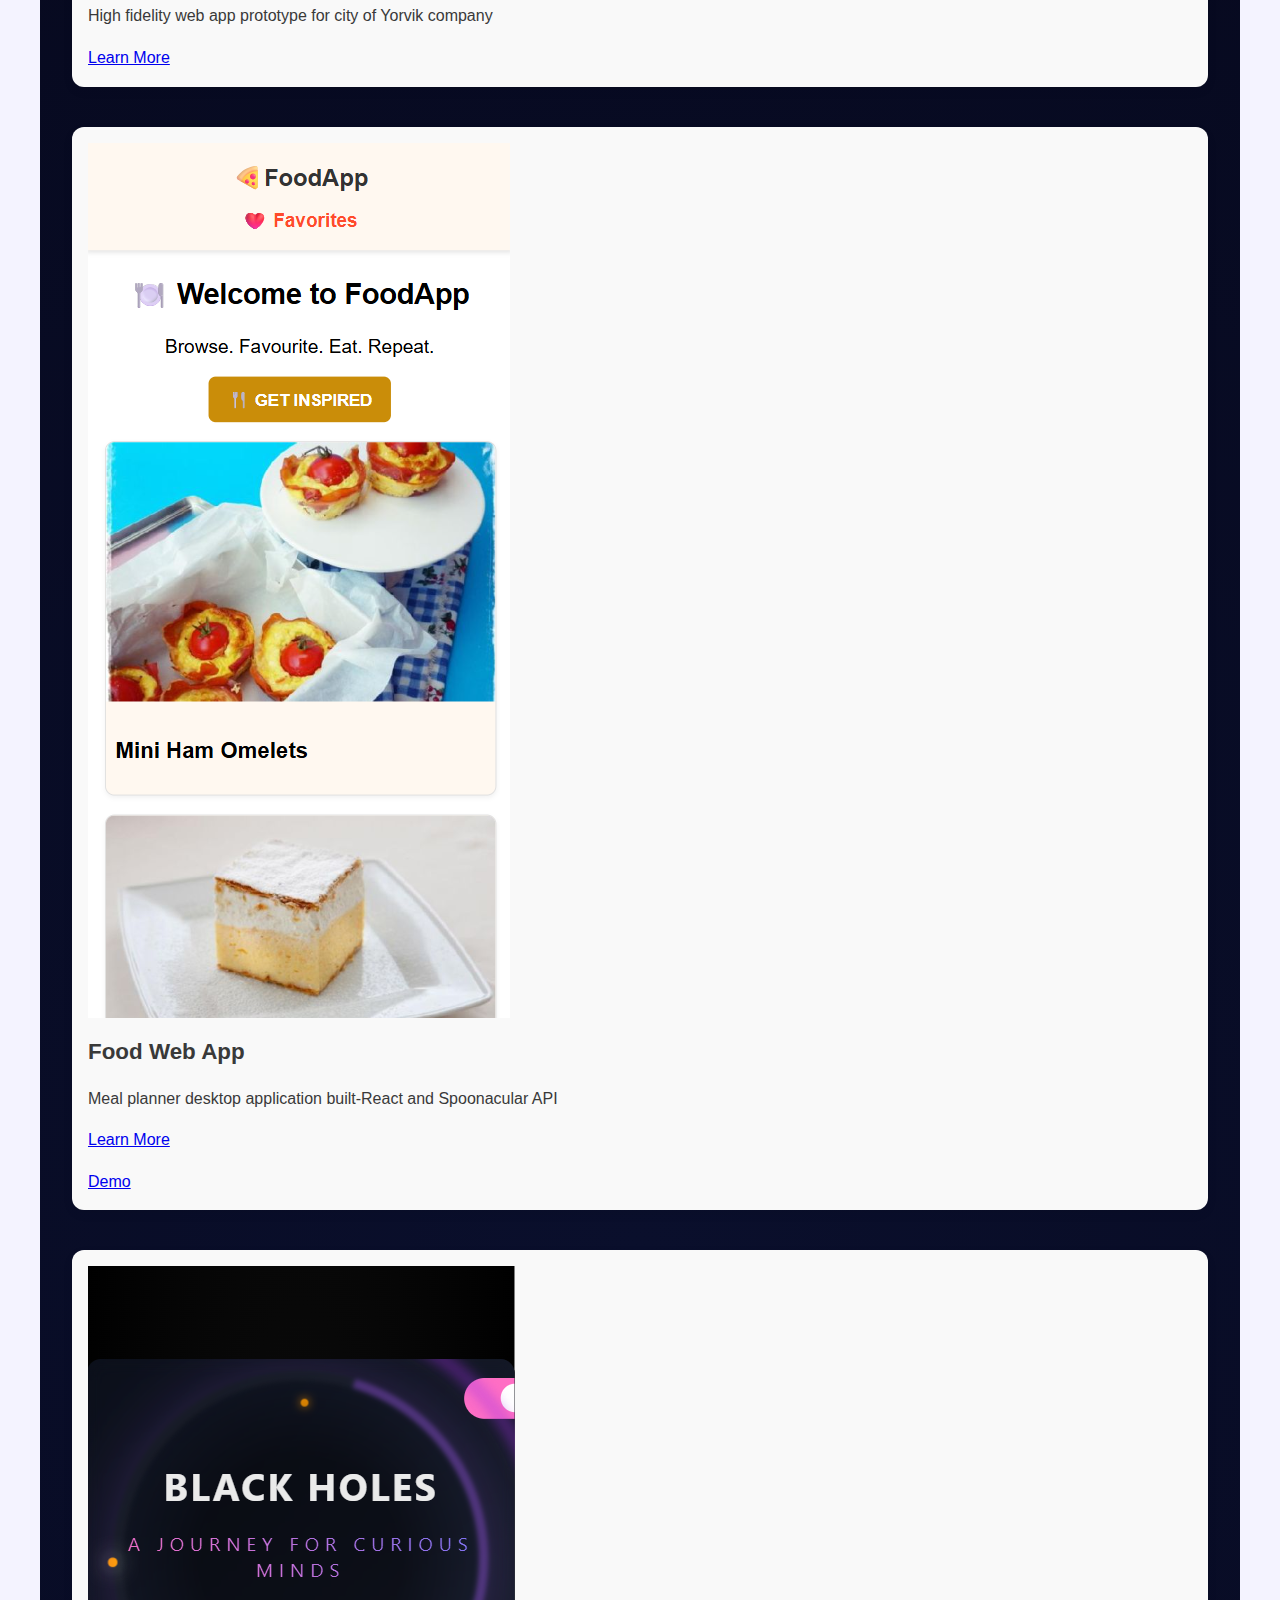
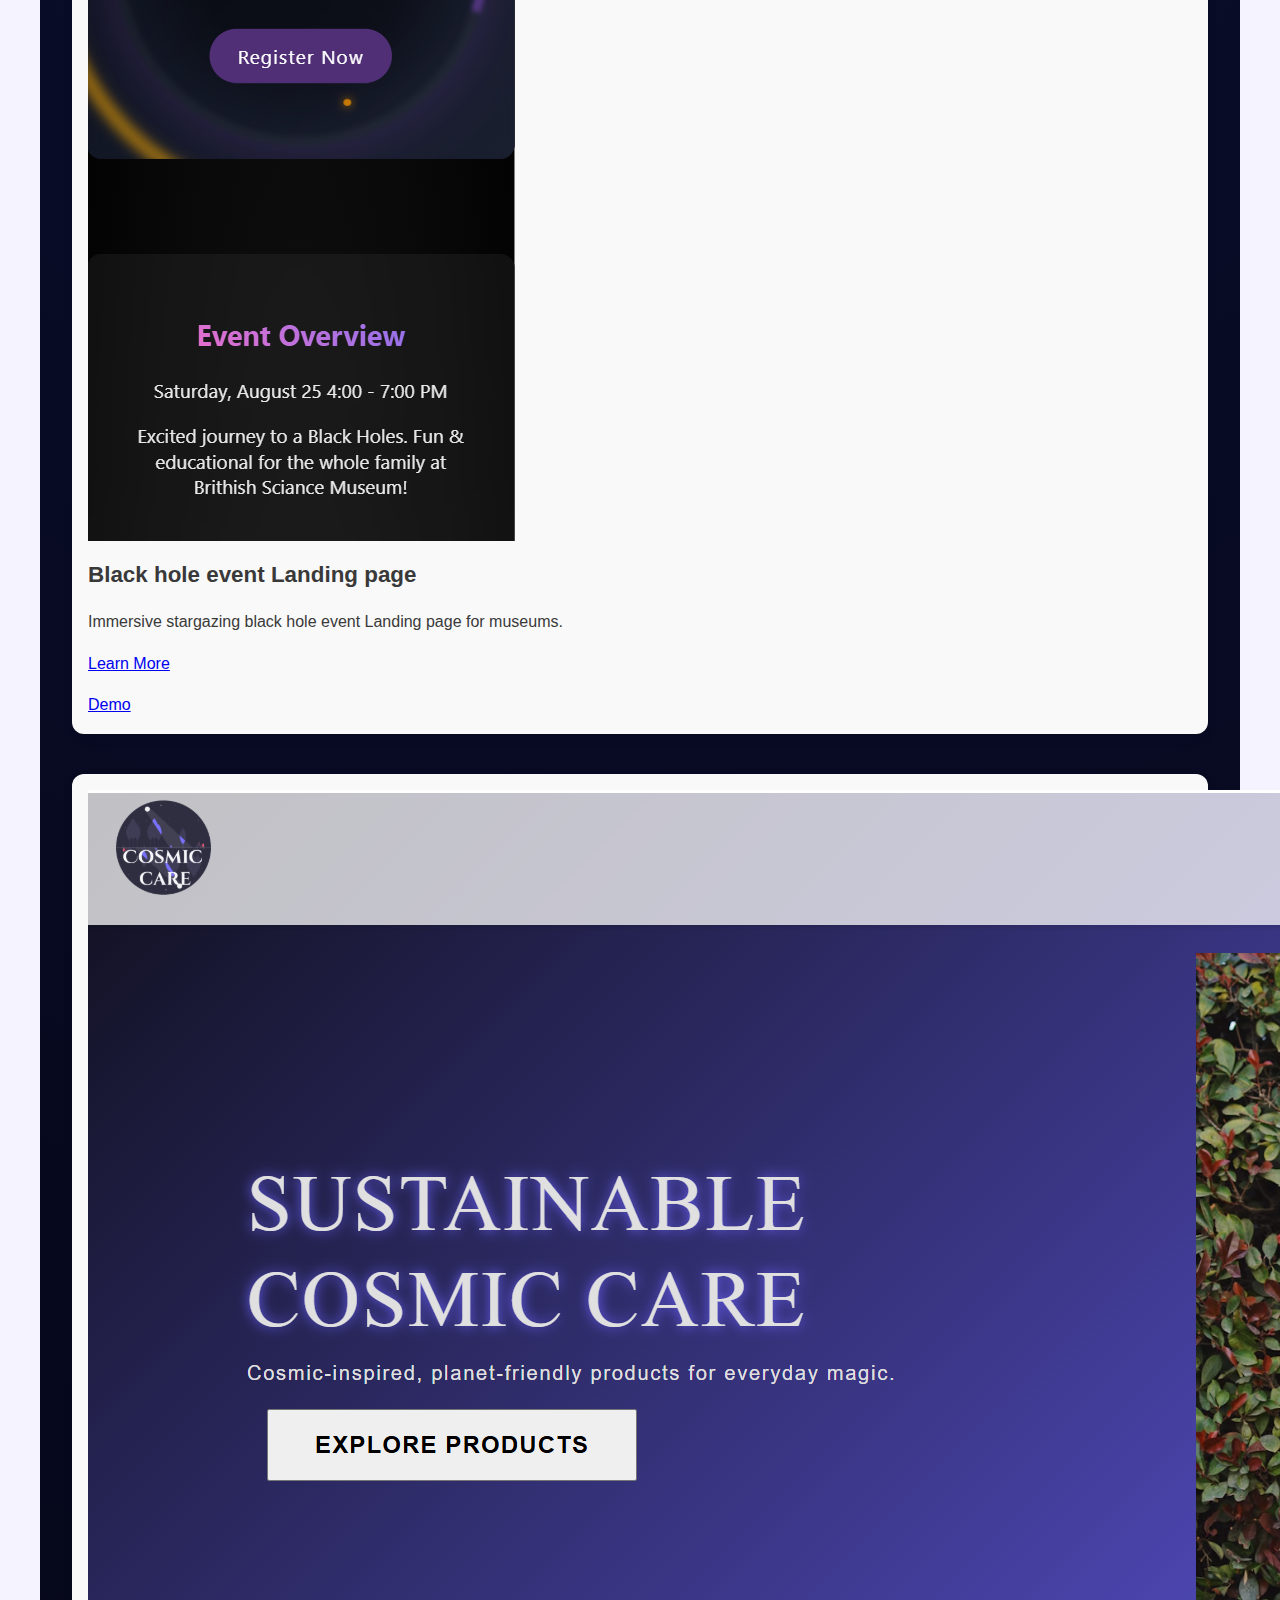
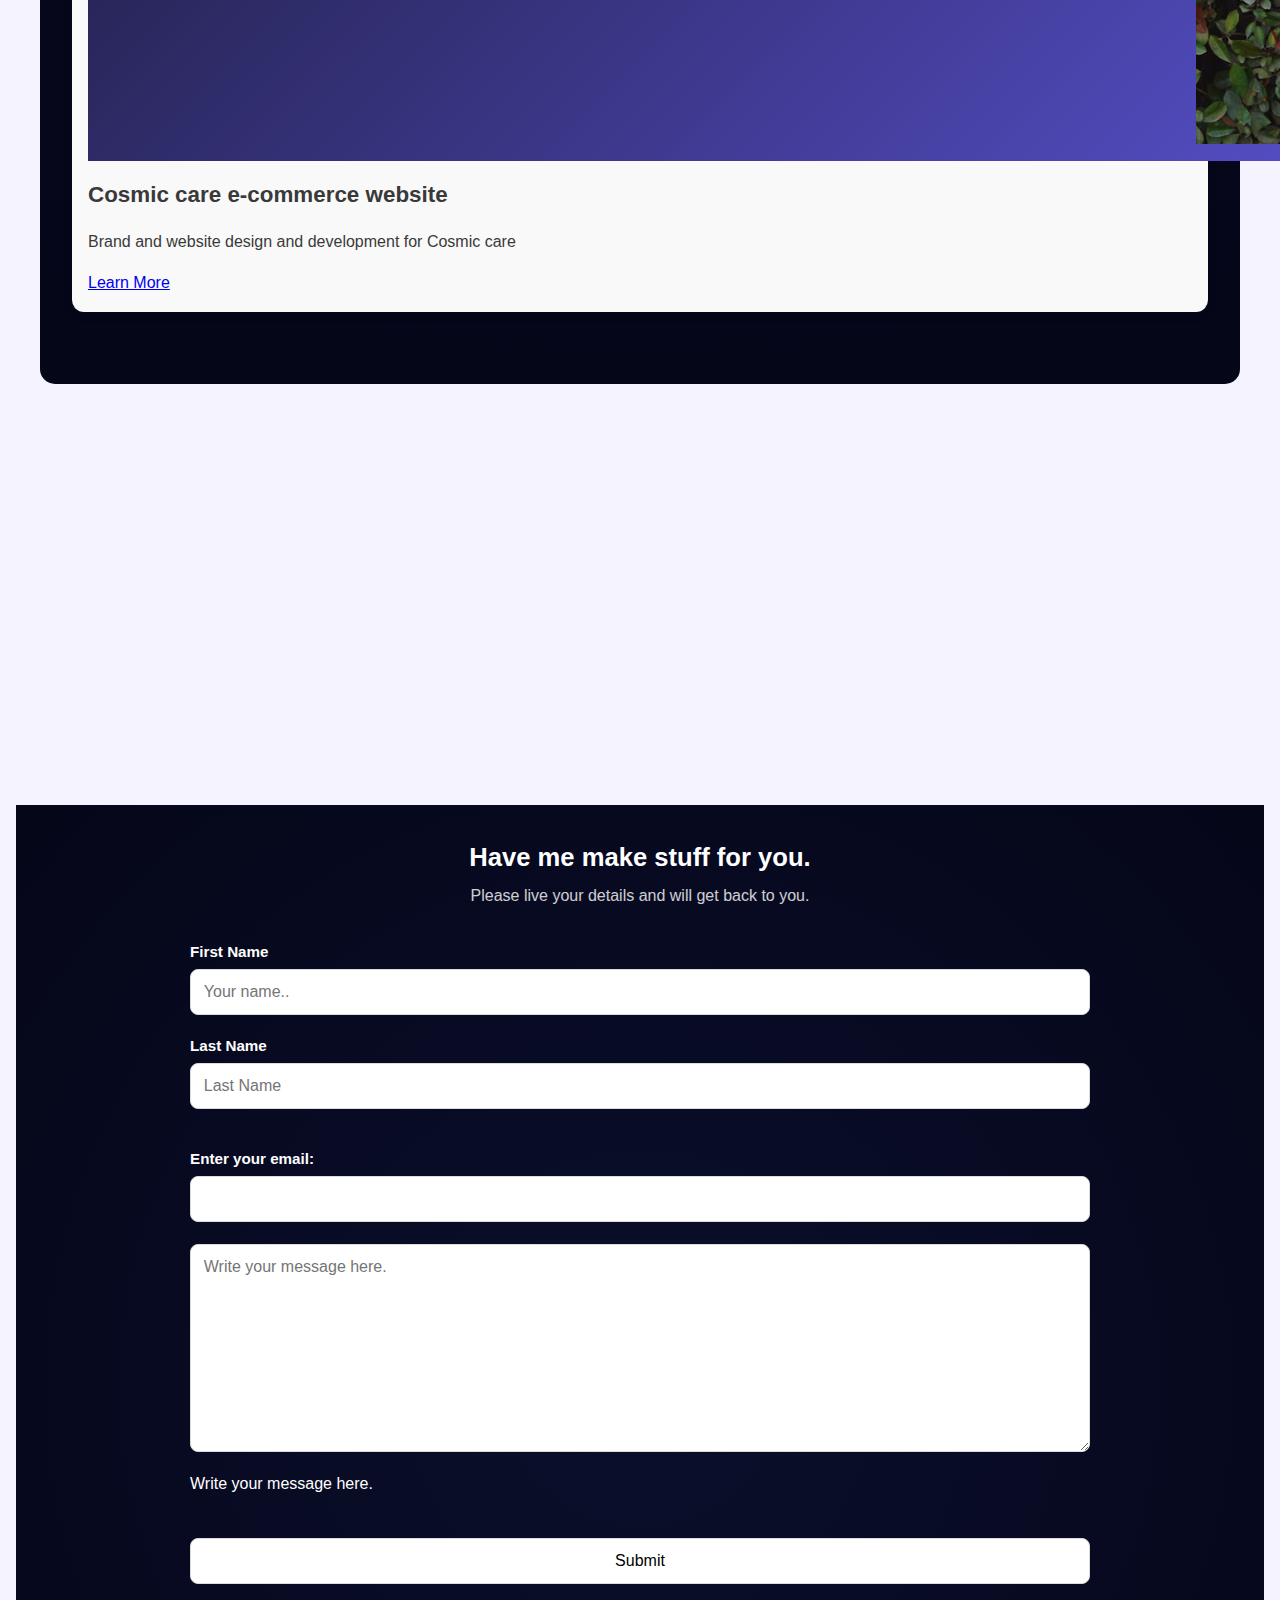
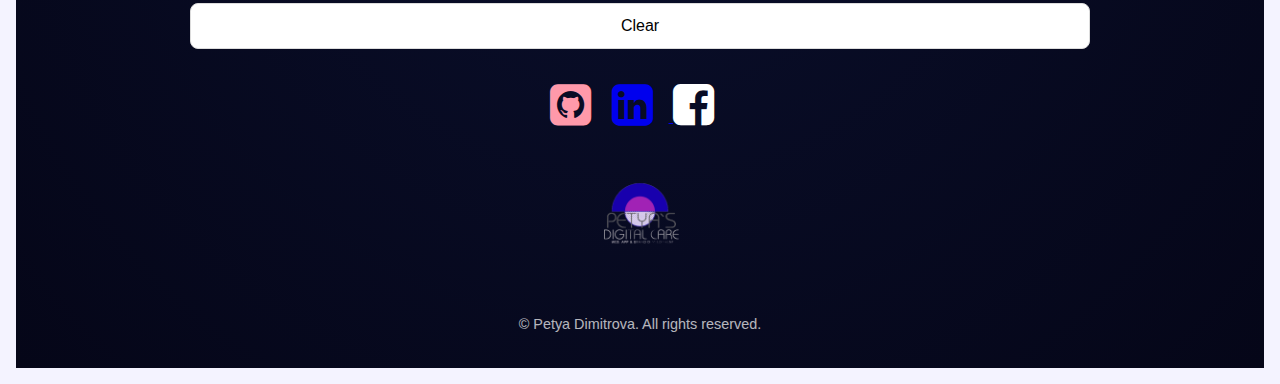
<file: about.html>
<!DOCTYPE html>
<html lang="en">
  <head>
    <meta charset="UTF-8" />
    <meta name="viewport" content="width=device-width, initial-scale=1.0" />
    <link rel="stylesheet" href="style.css" />
    <link rel="stylesheet" href="about.css" />
    <link rel="shortcut icon" type="image/png" href="img/icon.png" />

    <link
      rel="stylesheet"
      href="https://cdnjs.cloudflare.com/ajax/libs/font-awesome/4.7.0/css/font-awesome.min.css"
    />
    <title>About</title>
  </head>
  
    <body>
       <nav class="mobile-header">

      <div class="hamburger" 
       role="button" 
      tabindex="0" 
      aria-label="Open navigation menu" 
      onclick="myFunction(this)"
      onkeydown="handleKey(event)">
        <div class="bar1"></div>
        <div class="bar2"></div>
        <div class="bar3"></div>
      </div>
    </nav>

    <div class="topnav">
      <div id="myLinks">
        <a class=nav__link href="index.html">Home</a>
        <a class=nav__link href="about.html">About me</a>
        <a class=nav__link href="skills.html">Skills</a>
        <a class=nav__link href="portfolio.html">Portfolio</a>
        <a class=nav__link href="cosmiccareproject.html">Cosmic Care</a>
        <a class=nav__link href="contact.html">Contact</a>
      </div>
    </div>

    <!-- Desktop navigation -->
    <!-- Desktop navigation on larger screens -->
    <nav class="desktop-header">
      <div class="sidenav">
        <!-- first container -->
        <div>
          <img id="logo" src="./media/logoPetya.png" alt="logo image"/>
        </div>
        <!-- Second container menus -->
        <div class="arrange-manu">
          <a class=nav__link href="index.html">Home</a>
          <a class=nav__link href="about.html">About</a>
          <a class=nav__link href="skills.html">Skills</a>
          <a class=nav__link href="portfolio.html">Portfolio</a>
          <a class=nav__link href="cosmiccareproject.html">Cosmic Care</a>
          <a class=nav__link href="contact.html">Contact</a>
        </div>
 </div>
    </nav>
 
    <main>


  <!-- Hero Section -->
  <!-- Header -->
   <!-- <section class="about-hero">
  <div class="container grid-2">
    <div class="about-intro">
      <h1>Hi, I'm Petya Dimitrova.</h1>
      <h2>Front-End Developer with a passion for UX & emotional design.</h2>
      <p>I love crafting thoughtful digital experiences that resonate on an emotional level.</p>
      <a href="/Portfolio/projects.html" class="btn-primary">View My Projects</a>
    </div>
    <div class="about-photo">
      <img src="./media/petya.jpg" alt="Petya Dimitrova portrait" />
    </div>
  </div>
</section> -->

 <!-- Header -->
<header class="hero">
  <div class="hero-text">
    <h1>
      Hi, I am Petya
      <span class="highlight">I design modern, scalable web applications</span>
    </h1>
    <p class="subhead">
      Blending UX thinking with technical precision to build clean, user‑focused digital experiences.
    </p>
  </div>
    <div class="hero-buttons">
      <a href="#projects" class="btn-primary">View My Work</a>
      <button id="openModal" class="btn-secondary">Hire me</button>
    </div>
   </header>
    <!-- Header -->

<!-- Design phylosophy  -->
 <section class="philosophy" aria-labelledby="philosophy-title">
  <div class="container">
    
    <h2 class="section-title">Philosophy & Values</h2>
    <p class="philosophy-subline">
      I believe digital experiences should feel human, intentional, and emotionally resonant.
    </p>

    <blockquote class="philosophy-quote">
      💫 Good analysis leads to the best solutions.<br>
      Design should be precise, poetic, and aligned with purpose.
    </blockquote>

    <div class="principles">
      <h3>Emotional UX Principles:</h3>
      <div class="priciples-col">
        <div>
        <img class="principles-img" src="./media/user.avif" alt="User emotions image">
        <p><span class="dot dot-blue"></span> Map user emotions to design choices</p>
        </div>
        <div>
        <img class="principles-img" src="./media/design-trust.avif" alt="Design for trust image">
        <p><span class="dot dot-teal"></span> Design for trust and connection</p>
        </div>
         <div>
        <img class="principles-img" src="./media/devstudio.avif" alt="Purpose image">
        <p><span class="dot dot-gold"></span> Craft with purpose and care</p>
        </div>
      </div>
    </div>
  </div>
  <!-- Technical focus -->
  <section class="process">
    <h2 class="section-title"></h2>Technical Focus</h2>
    <div>
      <span> <img class="icon" src="./media/html_icon.png" alt="HTML Icon" />
HTML the skeleton</span> →
      <span><img class="icon" src="./media/css_icon.png" alt="CSS Icon" width="34" height="34" />CSS the beauty</span> →
      <span><img class="icon" src="./media/javascript_icon.png" alt="JavaScript Icon" width="34" height="34" />JavaScript the movements</span> →
      <span><img class="icon" src="./media/java_icon.png" alt="Java Icon" width="34" height="34" />Java the functionality</span> →
      <span><img class="icon" src="./media/react_icon.png" alt="React Icon" width="34" height="34" />React makes development easy</span>
    </div>
  </section>
 </section>


        <!-- Article section -->
     <section class="about-cont fade-in-section">

  <!-- First Article -->
  <article class="about-section">
    <header>
      <h2 class="section-title">My Journey into Web Development</h2>
    </header>

    <p>
      👋 In my final year of study, I founded this studio to help small business owners stand out in the digital world. 
      I began sharing not just code, but care — guiding clients through emotionally intelligent design decisions that 
      reflect their brand’s essence and solve real problems.
    </p>

    <p>
      I don’t just build websites or apps. I build strategic, emotionally resonant experiences. Every project begins 
      with deep analysis — understanding the business, the users, and the emotional tone that needs to be conveyed. 
      Then I translate that into modular, scalable solutions that feel intentional and alive.
    </p>

    <p>
      Whether it’s a mobile app, a brand strategy, or a soulful UX flow — I bring clarity, dedication, and emotional 
      intelligence to every touchpoint. Let’s build something that feels as good as it works.
    </p>

    <figure>
      <img class="about-img" src="./media/webdevelopment.jpg" alt="Web development illustration">
      <img class="about-img" src="./media/problemCube.avif" alt="Problem solution illustration">
    </figure>
  </article>

  <!-- Second Article -->
  <article class="about-section">
    <header>
      <h3 class="section-title">My Approach to Problem Solving</h3>
    </header>

    <p>
      At Petya’s Digital Care, problem-solving is not just technical — it’s emotional, strategic, and intentional. 
      I approach every project with deep focus, care, and responsibility. Whether I’m untangling a stubborn bug or 
      refining a UX flow, I treat each challenge as an opportunity to listen more closely — to the code, to the client, 
      and to the emotional tone of the experience.
    </p>

    <p>
      My methodology blends structured debugging with intuitive trace analysis. I follow the thread, identify the root 
      cause, and resolve it with precision — always aligning the solution with the brand’s voice and the user’s needs. 
      I believe that persistence, curiosity, and emotional clarity are key to building digital experiences that feel 
      reliable, meaningful, and alive.
    </p>
  </article>

</section>
  
  <!-- Problem-Solving Process -->
  <section class="process fade-in-section">
    <div class="flowchart">
      <span>Discovery</span> →
      <span>Research</span> →
      <span>Prototyping</span> →
      <span>Iteration</span> →
      <span>Delivery</span>
    </div>
  </section>

<!-- Projects -->
  <section class="projects" aria-labelledby="projects-title">
  <div class="container">
    <h2 id="projects-title">Projects</h2>
    <div class="project-grid">

      <!-- Project 1 -->
      <article class="project-card card-blush">
      <img src="./media/parking-qr.png" alt="Food Web App UI" class="project-thumb" />
        <h3 class="project-title">Yorvik Parking App</h3>
        <p class="project-desc">High fidelity web app prototype for city of Yorvik company</p>
        <a href="portfolio.html" class="pink-link">Learn More</a>
      </article>

      <!-- Project 2 -->
      <article class="project-card card-teal">
      <img src="./media/FoodApp-mobile.png" alt="Food Web App UI" class="project-thumb" />
        <h3 class="project-title">Food Web App</h3>
        <p class="project-desc">Meal planner desktop application built-React and Spoonacular API</p>
         <a href="portfolio.html" class="pink-link">Learn More</a>
        <a href="https://priorityc.github.io/FoodApp/" class="btn learn-more-btn pink-link">Demo</a>
      </article>

      <!-- Project 3 -->
      <article class="project-card card-gold">
      <img src="./media/black_hole.png" alt="Event Landing Page UI" class="project-thumb" />
        <h3 class="project-title">Black hole event Landing page</h3>
        <p class="project-desc">Immersive stargazing black hole event Landing page for museums.</p>
         <a href="portfolio.html" class="pink-link">Learn More</a>
        <a href="https://priorityc.github.io/stargazing-landing-page/" class="btn learn-more-btn pink-link">Demo</a>
      </article>

      <!-- Project 4 -->
      <article class="project-card card-blush">
        <img src="./media/Home.png" class="project-thumb" alt="E-commerce home page" />
        <h3 class="project-title">Cosmic care e-commerce website</h3>
        <p class="project-desc">Brand and website design and development for Cosmic care</p>
        <a href="cosmiccareproject.html" class="btn learn-more-btn pink-link">Learn More</a>
      </article>

    </div>
  </div>
</section>
<!--  -->


  <!-- Philosophy Section -->
  <section class="philosophy fade-in-section">
    <blockquote>
      Cosmic Care is more than a brand — it's a ritual of clarity, trust, and connection.
    </blockquote>
    <p>In a world where technology meets emotion, I founded Cosmic Care to bridge the gap. At the heart of my designs is a commitment to clarity, transparency, and resilience. I design with empathy and technical rigor to foster genuine connection.</p>
      <div>
        <a href="cosmiccareproject.html" class="btn learn-more-btn pink-link">Learn More</a>
        </div>
  </section>

  

  <!-- Contact Section -->
  <section class="contact fade-in-section" id="contact">
    <h2>Connect with Me</h2>
    <p>Let’s build something meaningful — whether it’s a product, a story, or a cosmic experience.</p>
    <div class="contact-icons">
      <a href="mailto:petya83dimitrova@email.com">Email</a>
      <a href="https://www.linkedin.com/in/petya-dimitrova-7b7b56234/">LinkedIn</a>
      <a href="https://github.com/priorityc">GitHub</a>
    </div>
  </section>
    </main>
    <!-- Footer -->
    <footer id="contact" class="footer-box">
      <div class="form-heading">
        <h2>Have me make stuff for you.</h2>
        <p>Please live your details and will get back to you.</p>
      </div>
      <div class="form-box">

        <form 
          onsubmit="validateFooterForm(event)"
>
          <div class="name-email-box">
            <div class="name-email">
              <label for="fname">First Name</label>
              <input
                type="text"
               id="footer_fname"
                name="firstname"
                
                placeholder="Your name.."
                onchange="validateFooterInput(this)"
              />
              <small id="feedback_footer_fname" aria-live="polite"></small>
            
            </div>
             <div class="name-email">
              <label for="lname">Last Name</label>
          <input
            type="text"
            id="footer_lname"
            name="lname"
            placeholder="Last Name"
            
            onchange="validateFooterInput(this)"
          />
          </div>
           <small id="feedback_footer_lname" aria-live="polite"></small>

          </div>
        
           <div class="name-email">
              <label for="email">Enter your email:</label>
              <input type="email" id="footer_email" name="email"  onchange="validateFooterInput(this)" />
      
              <small id="feedback_footer_email" aria-live="polite"></small>
            </div>
          <!-- text area -->
<textarea id="footer_message" name="message" rows="10" cols="30"  onchange="validateFooterInput(this)" placeholder="Write your message here."></textarea>
Write your message here.
</textarea
           >
          <small id="feedback_footer_message" aria-live="polite"></small>


          <input class="submit btn" type="submit" value="Submit" />
          <input class="clear btn" type="reset" value="Clear" />
        </form>
      </div>
      
      <div class="form-heading">
        <a href="https://github.com/priorityc?tab=repositories">
          <i
            class="fa fa-github-square"
            style="font-size: 48px; color:rgb(255, 153, 170);"
          ></i
        ></a>
        <a href="https://www.linkedin.com/in/petya-dimitrova-7b7b56234/">
          <i
            class="fa fa-linkedin-square"
            style="font-size: 48px; color: var(--color-primary-darker)"
          ></i>
        </a>
        <i
          class="fa fa-facebook-square"
          style="font-size: 48px; color: var(--color-tertiary-darker)"
        ></i>
        

      </div>
      <div class="footer-img">
         <img class="footer-img" id="logo" src="./media/logoPetya.png" alt="logo image"/>

        </div>
      <ul id="copyright">

        <li>&copy; Petya Dimitrova. All rights reserved.</li>
        <!-- <li>Design: <a href="http://html5up.net">HTML5 UP</a></li> -->
      </ul>
    </footer>
<script src="app.js"></script>
</body>
</html>
<!-- <header class="hero">
  <h1>👋 Hey, I'm</h1>
  <h2>Petya Dimitrova</h2>
  <p>I'm a Computing and IT student building thoughtful digital experiences.</p>
</header>

     <section class="about-me">
  <h1>👋 This page is under construction</h1>
<h2>👩‍💻 My Journey into Web Development</h2>
<p>
I’m Petya Dimitrova — a Computing and IT student with a passion for building thoughtful digital experiences. My journey into web development began during a difficult chapter in my life, when I realized I wanted a career that brings joy and meaning, not just a paycheck.  
<br><br>
Since childhood, I’ve been drawn to design and art — anything that makes people feel something. That curiosity led me to explore what lies behind the beautiful websites we all use. After completing a few introductory courses, I enrolled in the Purple Beard Bootcamp, which became my first real step into tech.  
<br><br>
From there, I’ve taken many small but meaningful steps: building prototypes, experimenting with frameworks, and deepening my skills through my academic journey with The Open University. Each project has helped me grow not just as a developer, but as a creative problem-solver with a people-first mindset.
</p>
  <h3> My Approach to Problem Solving</h3>
  <p>
    I’m naturally detail-oriented and persistent, and I approach every project with deep focus and responsibility. Like most developers, I often encounter challenging bugs or moments where the code feels stuck — but I never give up.  
    <br><br>
    My problem-solving methodology involves thorough review, trace analysis, and identifying the root cause with care and precision. I believe that persistence, curiosity, and structured debugging are key to building reliable and meaningful digital experiences.
  </p>
</section>

<section class="technical-focus">
  <h2>💻 Technical Focus</h2>
  <ul>
    <li>React, JavaScript, Supabase, Cloudinary</li>
    <li>Modular architecture and API integrations</li>
    <li>Object-oriented programming (Java, PHP)</li>
  </ul>
</section>

<section class="design-philosophy">
  <h2>🎨 Design Philosophy</h2>
  <p>I believe good design is quiet, clear, and inclusive...</p>
</section>

<section class="growth-values">
  <h2>🚀 Learning & Values</h2>
  <p>I’m a fast learner who thrives in collaborative environments...</p>
</section>

<section class="personal-touch">
  <h2>🌍 Beyond Tech</h2>
  <p>Outside of tech, I’m a parent, a healthy baking enthusiast, and a community advocate...</p>
</section>

<section class="contact-cta">
  <h2>📎 Portfolio & Contact</h2>
  <p>Want to collaborate or learn more? Explore my <a href="https://priorityc.github.io/Portfolio">portfolio</a> or reach out at <a href="mailto:petya83dimitrova@gmail.com">petya83dimitrova@gmail.com</a>.</p>
</section>
 </main> -->
</file>
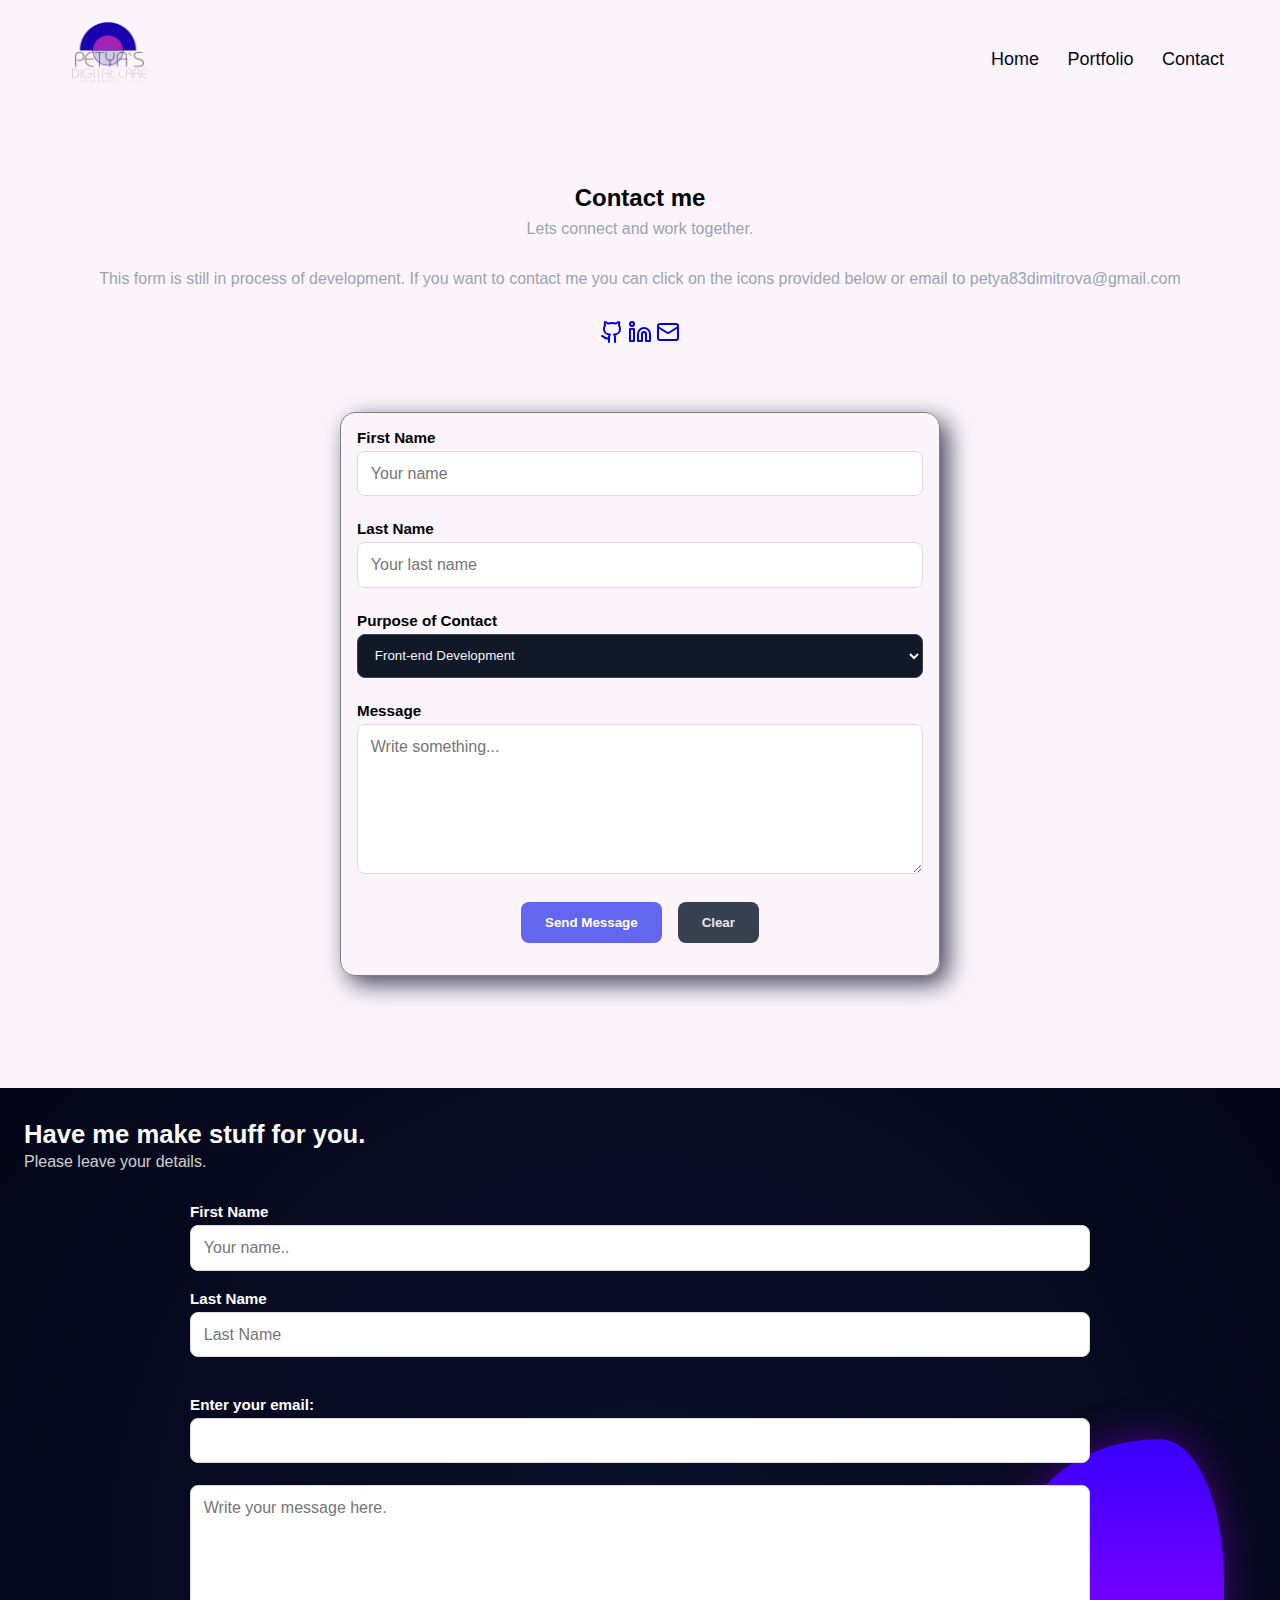
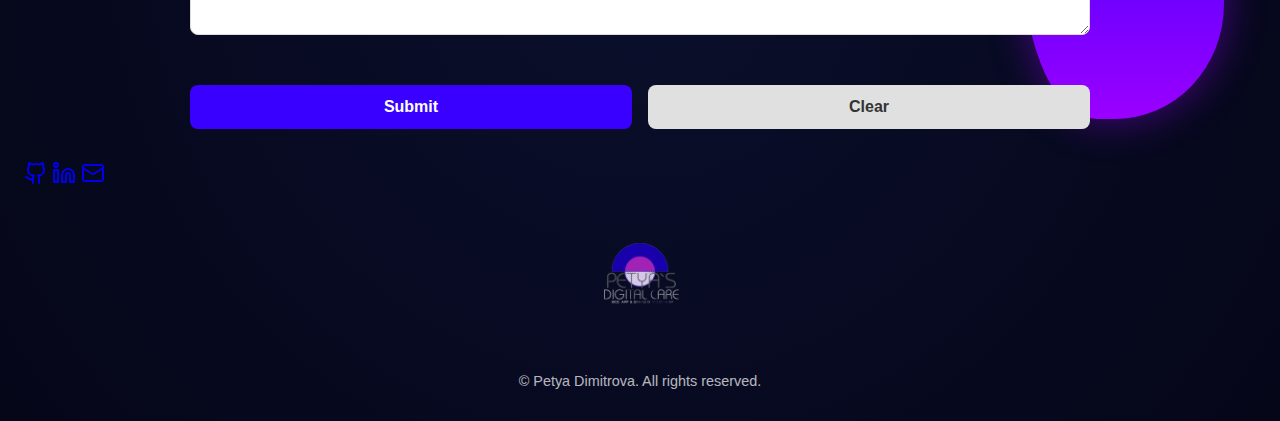
<file: contact.html>
<!DOCTYPE html>
<html lang="en">
<head>
    <meta charset="UTF-8">
    <meta name="viewport" content="width=device-width, initial-scale=1.0">
    <title>Contact</title>
    <link rel="stylesheet" href="./contact.css">
</head>
<body>
    
<!-- Navbar on small screens -->
    <!-- Section MOBILE MENU -->

    <nav class="mobile-header">

      <div class="hamburger" 
       role="button" 
      tabindex="0" 
      aria-label="Open navigation menu" 
      
      onkeydown="handleKey(event)">
        <div class="bar1"></div>
        <div class="bar2"></div>
        <div class="bar3"></div>
      </div>
    </nav>

    <div class="topnav">
      <div id="myLinks">
        <a class=nav__link href="index.html">Home</a>
        <a class=nav__link href="portfolio.html">Portfolio</a>
        <a class=nav__link href="contact.html">Contact</a>
      </div>
    </div>

    <!-- Desktop navigation -->
    <!-- Desktop navigation on larger screens -->
    <nav class="desktop-header">
      <div class="sidenav">
        <!-- first container -->
        <div>
          <img id="logo" class="logo" src="./media/logoPetya.png" alt="logo image"/>
        </div>
        <!-- Second container menus -->
        <div class="arrange-manu">
          <a class=nav__link href="index.html">Home</a>
          <a class=nav__link href="portfolio.html">Portfolio</a>
          <!-- <a class=nav__link href="cosmiccareproject.html">Cosmic Care</a> -->
          <a class=nav__link href="contact.html">Contact</a>
        </div>
      </div>
    </nav>

<main>
<header class="contact-section">
 <section class="contact-heading">
        <h2>Contact me</h2>
        <p>Lets connect and work together.</p>
        <p>This form is still in process of development. If you want to contact me you can click on the icons provided below or email to petya83dimitrova@gmail.com</p>
          <a href="https://github.com/priorityc?tab=repositories"><svg xmlns="http://www.w3.org/2000/svg" width="24" height="24" viewBox="0 0 24 24" fill="none" stroke="currentColor" stroke-width="2" stroke-linecap="round" stroke-linejoin="round" class="git-hub-icon"><path d="M15 22v-4a4.8 4.8 0 0 0-1-3.5c3 0 6-2 6-5.5.08-1.25-.27-2.48-1-3.5.28-1.15.28-2.35 0-3.5 0 0-1 0-3 1.5-2.64-.5-5.36-.5-8 0C6 2 5 2 5 2c-.3 1.15-.3 2.35 0 3.5A5.403 5.403 0 0 0 4 9c0 3.5 3 5.5 6 5.5-.39.49-.68 1.05-.85 1.65-.17.6-.22 1.23-.15 1.85v4"/><path d="M9 18c-4.51 2-5-2-7-2"/></svg></a>
    <a href="https://www.linkedin.com/in/petya-dimitrova-7b7b56234/"><svg xmlns="http://www.w3.org/2000/svg" width="24" height="24" viewBox="0 0 24 24" fill="none" stroke="currentColor" stroke-width="2" stroke-linecap="round" stroke-linejoin="round" class="git-hub-icon"><path d="M16 8a6 6 0 0 1 6 6v7h-4v-7a2 2 0 0 0-2-2 2 2 0 0 0-2 2v7h-4v-7a6 6 0 0 1 6-6z"/><rect width="4" height="12" x="2" y="9"/><circle cx="4" cy="4" r="2"/></svg></a>
     <a href="mailto:petya83dimitrova@gmail.com"><svg xmlns="http://www.w3.org/2000/svg" width="24" height="24" viewBox="0 0 24 24" fill="none" stroke="currentColor" stroke-width="2" stroke-linecap="round" stroke-linejoin="round" class="git-hub-icon"><path d="m22 7-8.991 5.727a2 2 0 0 1-2.009 0L2 7"/><rect x="2" y="4" width="20" height="16" rx="2"/></svg></a>
 </header>

  <form id="contactForm" class="form-contact">
    <div class="form-group">
      <label for="fname">First Name</label>
      <input type="text" id="fname" name="firstname" placeholder="Your name" required>
    </div>

    <div class="form-group">
      <label for="lname">Last Name</label>
      <input type="text" id="lname" name="lastname" placeholder="Your last name" required>
    </div>

    <div class="form-group">
      <label for="purpose">Purpose of Contact</label>
      <select id="purpose" name="purpose">
        <option value="frontend">Front-end Development</option>
        <option value="fullstack">Full Stack Development</option>
        <option value="employment">Employment Opportunity</option>
      </select>
    </div>

    <div class="form-group">
      <label for="subject">Message</label>
      <textarea id="subject" name="subject" placeholder="Write something..." required></textarea>
    </div>

    <div class="form-actions">
      <button type="submit" class="cta-button">Send Message</button>
      <button type="reset" class="clear-button">Clear</button>
    </div>

    <p class="form-status" id="formStatus"></p>
  </form>
</section>
    </main>
    <!-- Footer -->
    <footer id="contact" class="footer-box fade-in-section">
      <div class="form-heading">
        <h2>Have me make stuff for you.</h2>
        <p>Please leave your details.</p>
      </div>
      <div class="form-box">
                    <div class="footer-abstract-shape"></div>


        <form 
        
          onsubmit="validateFooterForm(event)"
>
          <div class="name-email-box">
            <div class="name-email">
              <label for="fname">First Name</label>
              <input
                type="text"
               id="footer_fname"
                name="firstname"
                
                placeholder="Your name.."
                onchange="validateFooterInput(this)"
              />
              <small id="feedback_footer_fname" aria-live="polite"></small>
            </div>
             <div class="name-email">
              <label for="lname">Last Name</label>
          <input
            type="text"
            id="footer_lname"
            name="lname"
            placeholder="Last Name"
            
            onchange="validateFooterInput(this)"
          />
          </div>
           <small id="feedback_footer_lname" aria-live="polite"></small>

          </div>
        
           <div class="name-email">
              <label for="email">Enter your email:</label>
              <input type="email" id="footer_email" name="email"  onchange="validateFooterInput(this)" />
      
              <small id="feedback_footer_email" aria-live="polite"></small>
            </div>
          <!-- text area -->
<textarea id="footer_message" name="message" rows="10" cols="30"  onchange="validateFooterInput(this)" placeholder="Write your message here."></textarea>
</textarea
           >
          <small id="feedback_footer_message" aria-live="polite"></small>

          <div class="footer-btn">
            <input class="submit btn btn-primary" type="submit" value="Submit" />
            <input class="clear btn btn-secondary" type="reset" value="Clear" />
          </div>
        </form>
      </div>
      
      <div class="form-heading">
        <a href="https://github.com/priorityc?tab=repositories"><svg xmlns="http://www.w3.org/2000/svg" width="24" height="24" viewBox="0 0 24 24" fill="none" stroke="currentColor" stroke-width="2" stroke-linecap="round" stroke-linejoin="round" class="git-hub-icon"><path d="M15 22v-4a4.8 4.8 0 0 0-1-3.5c3 0 6-2 6-5.5.08-1.25-.27-2.48-1-3.5.28-1.15.28-2.35 0-3.5 0 0-1 0-3 1.5-2.64-.5-5.36-.5-8 0C6 2 5 2 5 2c-.3 1.15-.3 2.35 0 3.5A5.403 5.403 0 0 0 4 9c0 3.5 3 5.5 6 5.5-.39.49-.68 1.05-.85 1.65-.17.6-.22 1.23-.15 1.85v4"/><path d="M9 18c-4.51 2-5-2-7-2"/></svg></a>
    <a href="https://www.linkedin.com/in/petya-dimitrova-7b7b56234/"><svg xmlns="http://www.w3.org/2000/svg" width="24" height="24" viewBox="0 0 24 24" fill="none" stroke="currentColor" stroke-width="2" stroke-linecap="round" stroke-linejoin="round" class="git-hub-icon"><path d="M16 8a6 6 0 0 1 6 6v7h-4v-7a2 2 0 0 0-2-2 2 2 0 0 0-2 2v7h-4v-7a6 6 0 0 1 6-6z"/><rect width="4" height="12" x="2" y="9"/><circle cx="4" cy="4" r="2"/></svg></a>
     <a href="mailto:petya83dimitrova@gmail.com"><svg xmlns="http://www.w3.org/2000/svg" width="24" height="24" viewBox="0 0 24 24" fill="none" stroke="currentColor" stroke-width="2" stroke-linecap="round" stroke-linejoin="round" class="git-hub-icon"><path d="m22 7-8.991 5.727a2 2 0 0 1-2.009 0L2 7"/><rect x="2" y="4" width="20" height="16" rx="2"/></svg></a>

      </div>
      
  </div>
      <div class="footer-img">
         <img class="footer-img" id="logo" src="./media/logoPetya.png" alt="logo image"/>

        </div>
      <ul id="copyright">

        <li>&copy; Petya Dimitrova. All rights reserved.</li>
        <!-- <li>Design: <a href="http://html5up.net">HTML5 UP</a></li> -->
      </ul>
    </footer>

  <!-- <div class="modal-overlay hidden" id="hireModal">
  <div class="modal-content">
    <button class="close-modal">&times;</button>
    
    <form class="hireModal"
          onsubmit="validateModal(event)">
        <h2>Let’s Work Together</h2>
      <label for="name">Name</label>
      <input type="text" id="modal_name" name="name" placeholder="Your name"  onchange="validateModalInput(this)">
      <small id="feedback_modal_name" aria-live="polite"></small>

      <label for="email">Email</label>
      <input type="email" id="modal_email" name="email" placeholder="Your email"   onchange="validateModalInput(this)">
      <small id="feedback_modal_email" aria-live="polite"></small>

      <label for="message">Message</label>
      <textarea id="modal_message" name="message" rows="4" placeholder="Tell me about your project..."  onchange="validateModalInput(this)"></textarea>
      <small id="feedback_modal_message" aria-live="polite"></small>

      <input type="submit" value="Send Request" class="btn-primary">
       <div class="form-heading">
        <a href="https://github.com/priorityc?tab=repositories">
          <i
            class="fa fa-github-square"             
            style="font-size: 48px; color: #E8C7C7"
"

          ></i
        ></a>
        <a href="https://www.linkedin.com/in/petya-dimitrova-7b7b56234/">
          <i
            class="fa fa-linkedin-square"
            style="font-size: 48px; color:  #9aafee"
          ></i>
        </a>
        <i
          class="fa fa-facebook-square"
          style="font-size: 48px; color: #12286a"
        ></i>
      </div>
      
        
    </form>
  </div>
</div> -->
    <script src="app.js"></script>
  </body>
</html>
</file>
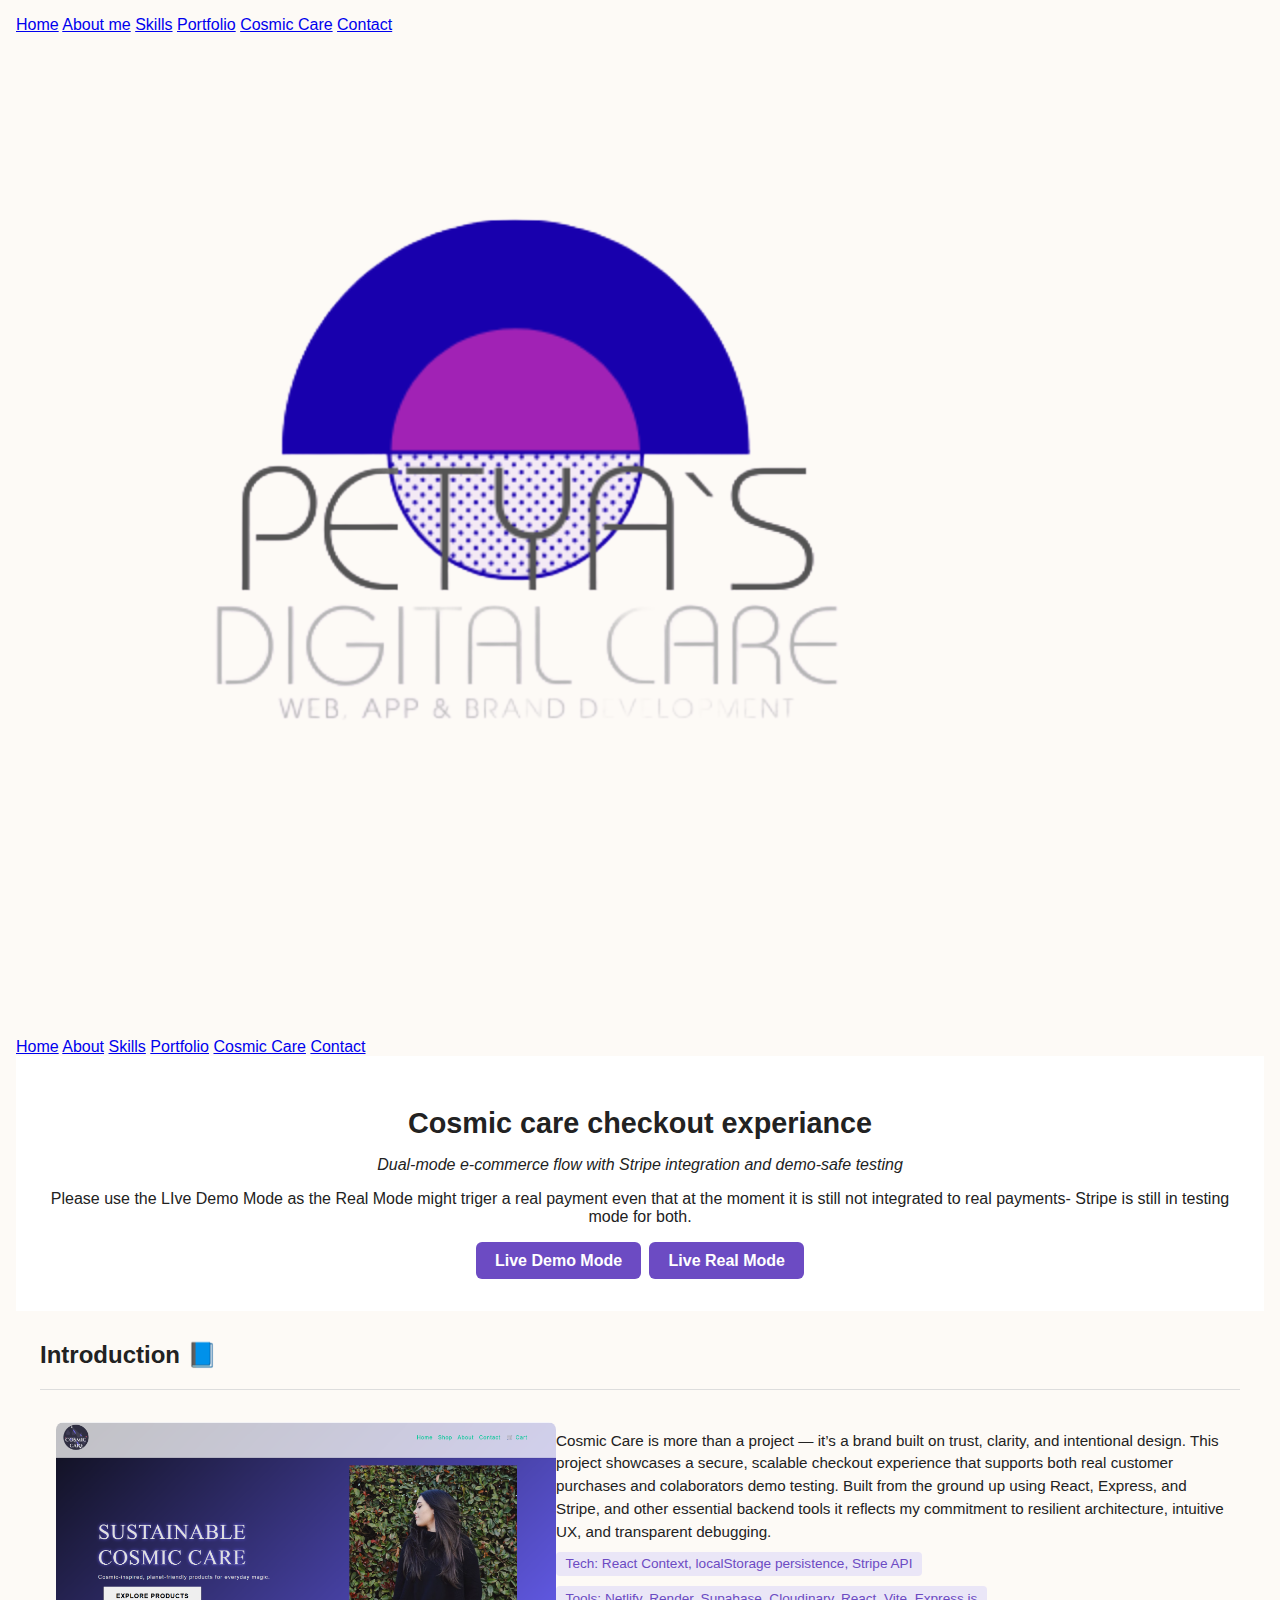
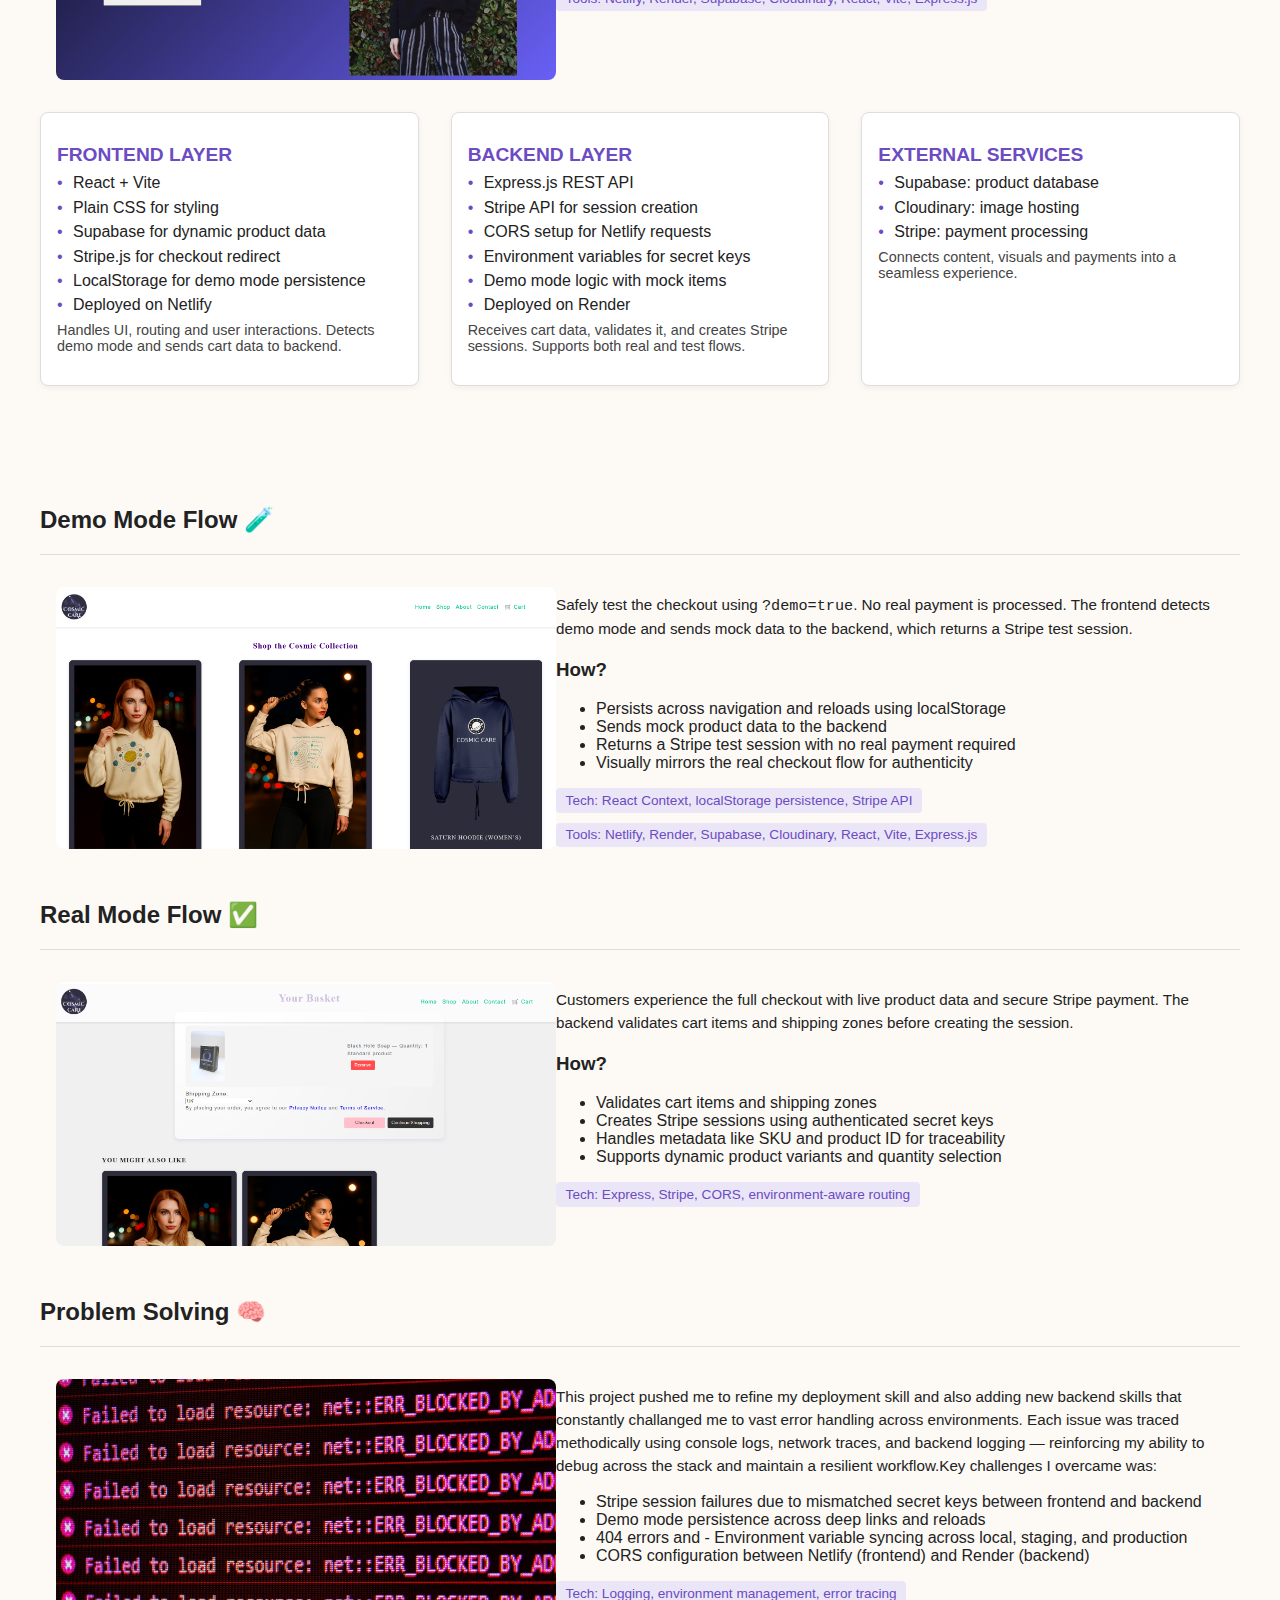
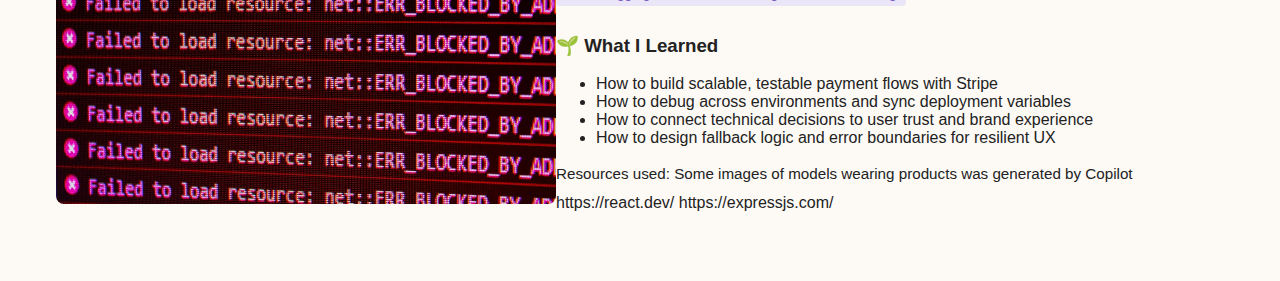
<file: cosmiccareproject.html>
<!DOCTYPE html>
<html lang="en">
<head>
  <meta charset="UTF-8" />
  <meta name="viewport" content="width=device-width, initial-scale=1.0" />
  <title>Cosmic Care Checkout Experience</title>
  <link rel="stylesheet" href="cosmic.css" />

</head>
<body>
    <nav class="mobile-header">

      <div class="hamburger" 
       role="button" 
      tabindex="0" 
      aria-label="Open navigation menu" 
      >
        <div class="bar1"></div>
        <div class="bar2"></div>
        <div class="bar3"></div>
      </div>
    </nav>

    <div class="topnav">
      <div id="myLinks">
        <a class=nav__link href="index.html">Home</a>
        <a class=nav__link href="about.html">About me</a>
        <a class=nav__link href="skills.html">Skills</a>
        <a class=nav__link href="portfolio.html">Portfolio</a>
        <a class=nav__link href="cosmiccareproject.html">Cosmic Care</a>
        <a class=nav__link href="contact.html">Contact</a>
      </div>
    </div>

    <!-- Desktop navigation -->
    <!-- Desktop navigation on larger screens -->
    <nav class="desktop-header">
      <div class="sidenav">
        <!-- first container -->
        <div>
          <img id="logo" src="./media/logoPetya.png" alt="logo image"/>
        </div>
        <!-- Second container menus -->
        <div class="arrange-manu">
          <a class=nav__link href="index.html">Home</a>
          <a class=nav__link href="about.html">About</a>
          <a class=nav__link href="skills.html">Skills</a>
          <a class=nav__link href="portfolio.html">Portfolio</a>
          <a class=nav__link href="cosmiccareproject.html">Cosmic Care</a>
          <a class=nav__link href="contact.html">Contact</a>
        </div>

      </div>
    </nav>
  <header class="hero">
    <h1>Cosmic care checkout experiance</h1>
    <p class="subtitle">Dual-mode e-commerce flow with Stripe integration and demo-safe testing</p>
    <p class="adjustments">Please use the LIve Demo Mode as the Real Mode might triger a real payment even that at the moment it is still not integrated to real payments- Stripe is still in testing mode for both.</p>
    <div class="cta-buttons">
      <a href="https://cosmiccare.netlify.app/cart?demo=true" class="btn btn-primary">Live Demo Mode</a>
      <a href="https://cosmiccare.netlify.app" class="btn btn-secondary">Live Real Mode</a>
    </div>
  </header>
  <main class="block-cont">
    <h2 class="section-title">Introduction 📘</h2>
  <section class="block">
    <div class="block-col">
    <img class="block-img" src="./media/Home.png" alt="Home page" />

    <div>
    <p>
      Cosmic Care is more than a project — it’s a brand built on trust, clarity, and intentional design. This project showcases a secure, scalable checkout experience that supports both real customer purchases and colaborators demo testing. Built from the ground up using React, Express, and Stripe, and other essential backend tools it reflects my commitment to resilient architecture, intuitive UX, and transparent debugging.
    </p>
    <span class="tech">Tech: React Context, localStorage persistence, Stripe API</span>
    <span class="tech">Tools: Netlify, Render, Supabase, Cloudinary, React, Vite, Express.js</span>
    
</div>    
</div>

  </section>
  <!-- Architecture -->
  <section class="architecture">
    <div class="layer frontend">
      <h2 class="section-title">Frontend Layer</h2>
      <ul>
        <li>React + Vite</li>
        <li>Plain CSS for styling</li>
        <li>Supabase for dynamic product data</li>
        <li>Stripe.js for checkout redirect</li>
        <li>LocalStorage for demo mode persistence</li>
        <li>Deployed on Netlify</li>
      </ul>
      <p class="desc">Handles UI, routing and user interactions. Detects demo mode and sends cart data to backend.</p>
    </div>

    <div class="layer backend">
      <h2 class="section-title">Backend Layer</h2>
      <ul>
        <li>Express.js REST API</li>
        <li>Stripe API for session creation</li>
        <li>CORS setup for Netlify requests</li>
        <li>Environment variables for secret keys</li>
        <li>Demo mode logic with mock items</li>
        <li>Deployed on Render</li>
      </ul>
      <p class="desc">Receives cart data, validates it, and creates Stripe sessions. Supports both real and test flows.</p>
    </div>

    <div class="layer services">
      <h2 class="section-title">External Services</h2>
      <ul>
        <li>Supabase: product database</li>
        <li>Cloudinary: image hosting</li>
        <li>Stripe: payment processing</li>
      </ul>
      <p class="desc">Connects content, visuals and payments into a seamless experience.</p>
    </div>
  </section>
<!--  -->
<h2>Demo Mode Flow 🧪</h2>
  <section class="block">
    <div class="block-col">
    <img src="./media/ShopPage.png" class="block-img" alt="Shop page" />

    <div>
    <p>
      Safely test the checkout using <code>?demo=true</code>. No real payment is processed.
      The frontend detects demo mode and sends mock data to the backend, which returns a Stripe test session.
    </p>
    <h3>How?</h3>
    <ul>
      <li>Persists across navigation and reloads using localStorage</li>
      <li>Sends mock product data to the backend</li>
      <li>Returns a Stripe test session with no real payment required</li>
      <li>Visually mirrors the real checkout flow for authenticity</li>
    </ul>
    <span class="tech">Tech: React Context, localStorage persistence, Stripe API</span>
    <span class="tech">Tools: Netlify, Render, Supabase, Cloudinary, React, Vite, Express.js</span>
    
</div>    
</div>
  </section>

  <h2 class="section-title">Real Mode Flow ✅</h2>
  <section class="block">
     <div class="block-col">
    <img class="block-img"src="./media/CartPage.png" alt="Cart page" />

    <div>
    <p>
      Customers experience the full checkout with live product data and secure Stripe payment.
      The backend validates cart items and shipping zones before creating the session.
    </p>
     <h3>How?</h3>
    <ul>
      <li>Validates cart items and shipping zones</li>
      <li>Creates Stripe sessions using authenticated secret keys</li>
      <li>Handles metadata like SKU and product ID for traceability</li>
      <li>Supports dynamic product variants and quantity selection</li>
    </ul>
    <span class="tech">Tech: Express, Stripe, CORS, environment-aware routing</span>
    </div>
    </div>
  </section>

<h2 class="section-title">Problem Solving 🧠</h2>
  <section class="block"> 
    <div class="block-col">
    <img src="./media/error.avif" class="block-img" alt="Console error trace" />

    <div>
    <p>
      This project pushed me to refine my deployment skill and also adding new backend skills that constantly challanged me to vast error handling across environments. Each issue was traced methodically using console logs, network traces, and backend logging — reinforcing my ability to debug across the stack and maintain a resilient workflow.Key challenges I overcame was:
    </p>
    <ul>
      <li>Stripe session failures due to mismatched secret keys between frontend and backend</li>
      <li>Demo mode persistence across deep links and reloads</li>
      <li>404 errors and - Environment variable syncing across local, staging, and production</li>
      <li>CORS configuration between Netlify (frontend) and Render (backend)</li>
    </ul>
    <span class="tech">Tech: Logging, environment management, error tracing</span>
    <h3>🌱 What I Learned</h3>
    <ul>
<li>How to build scalable, testable payment flows with Stripe</li>
<li>How to debug across environments and sync deployment variables</li>
<li>How to connect technical decisions to user trust and brand experience</li>
<li>How to design fallback logic and error boundaries for resilient UX</li>
  </ul>
  <p>Resources used: Some images of models wearing products was generated by Copilot</p>
    <a>https://react.dev/</a>
    <a>https://expressjs.com/</a>
</div>
    </div>
  </section>
  </main>
  <script src="appCosmic.js"></script>
</body>
</html>
</file>
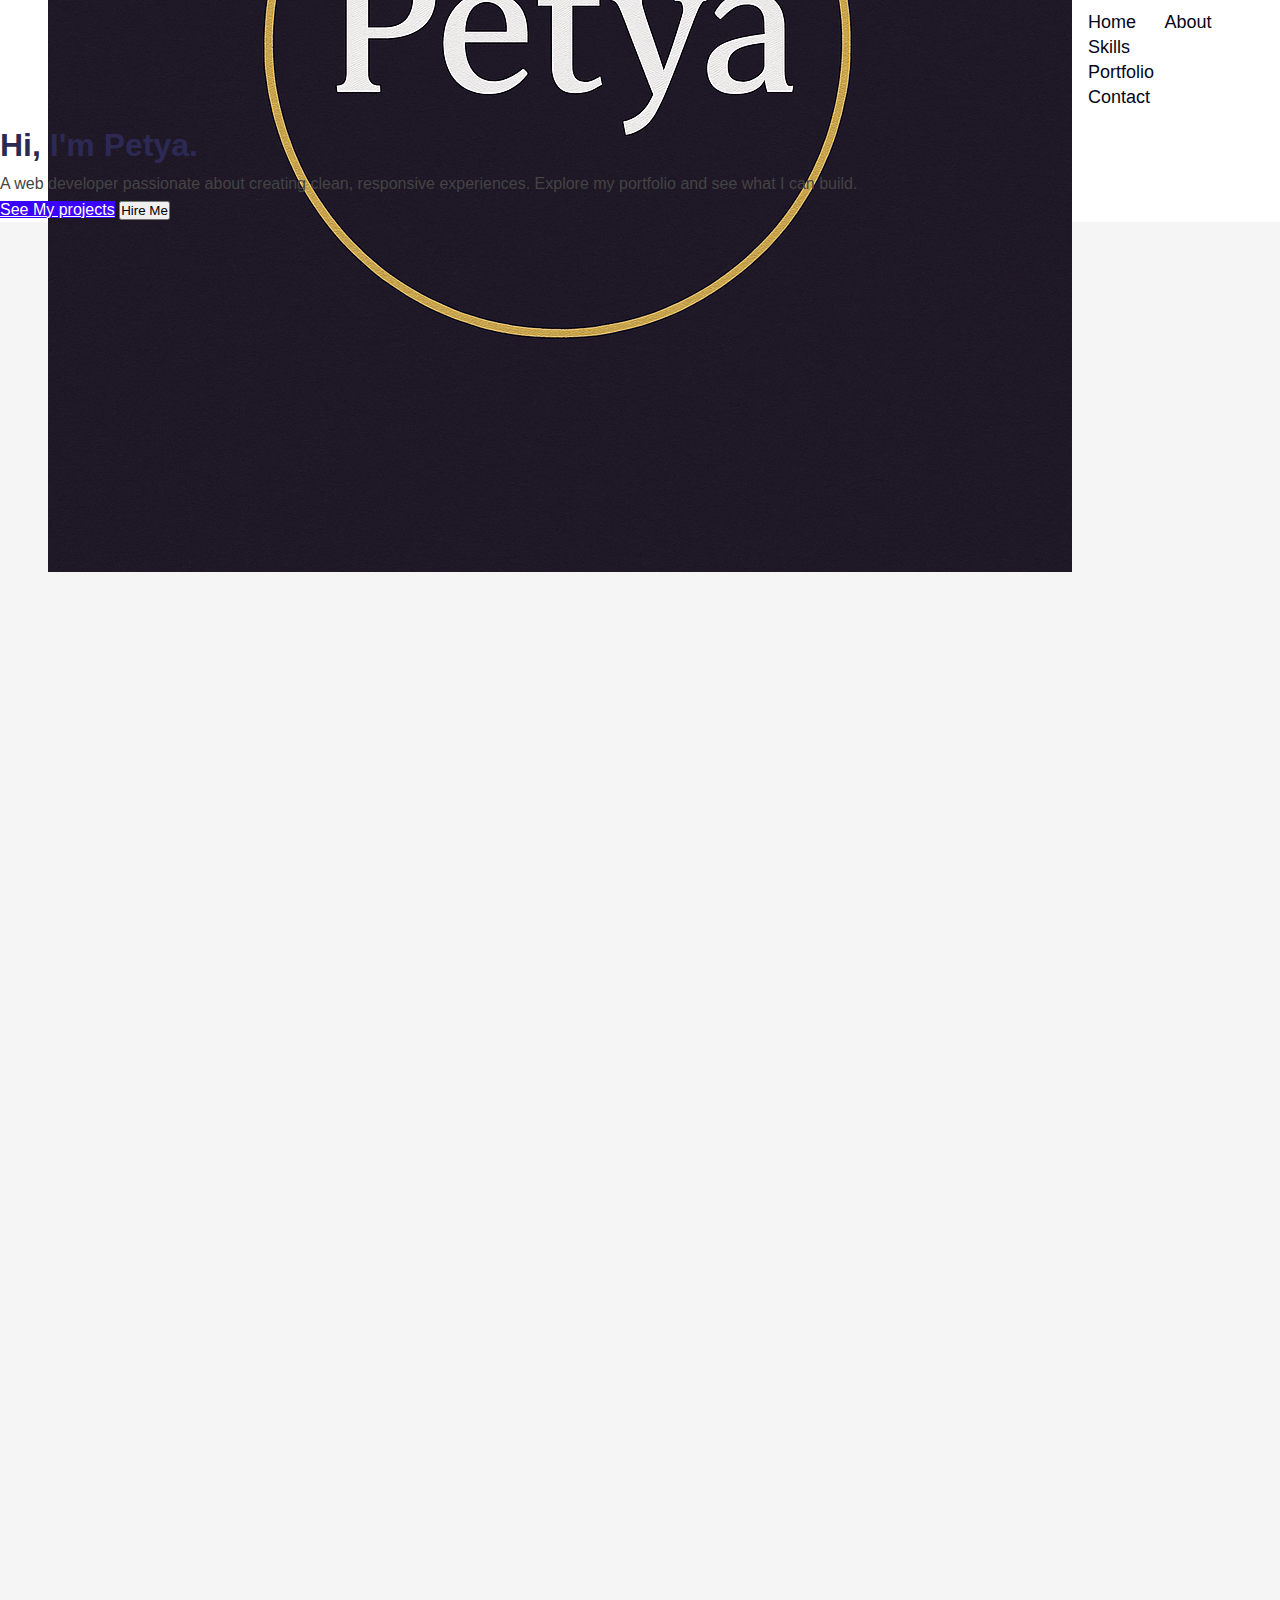
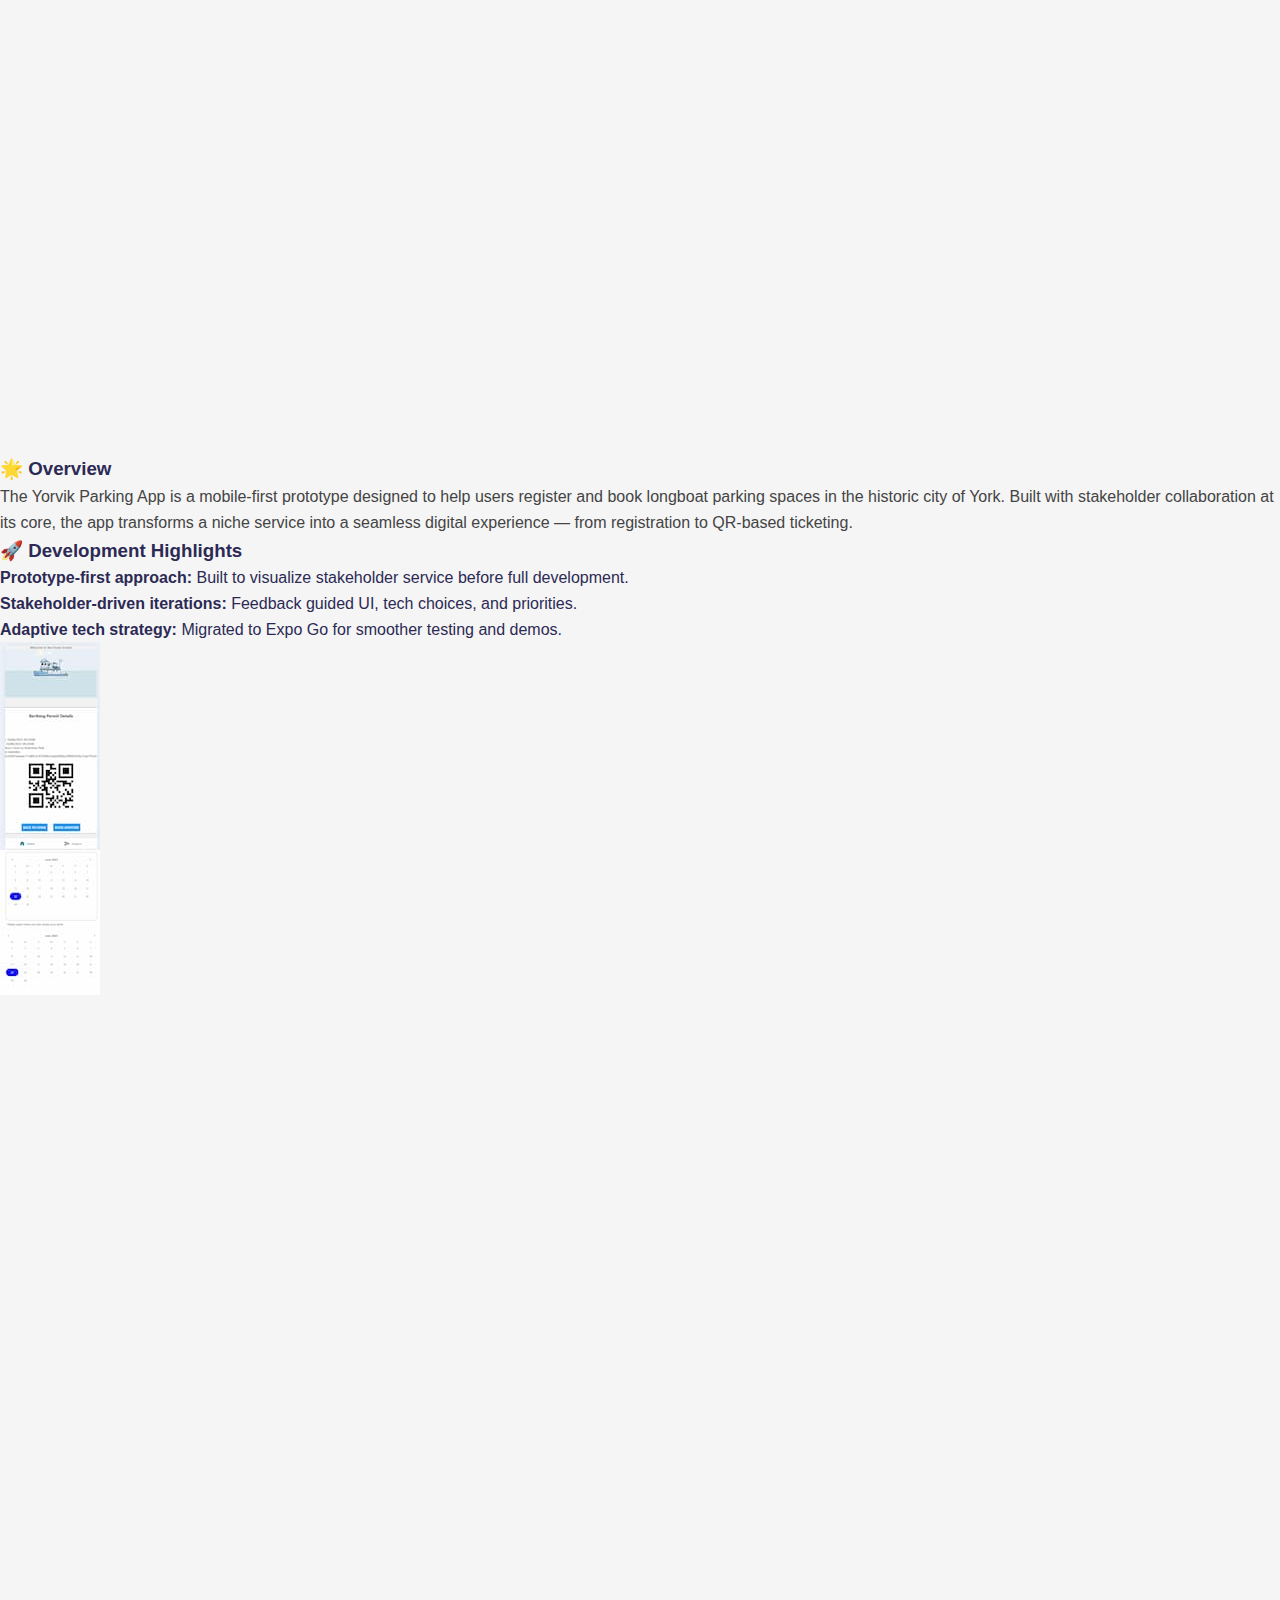
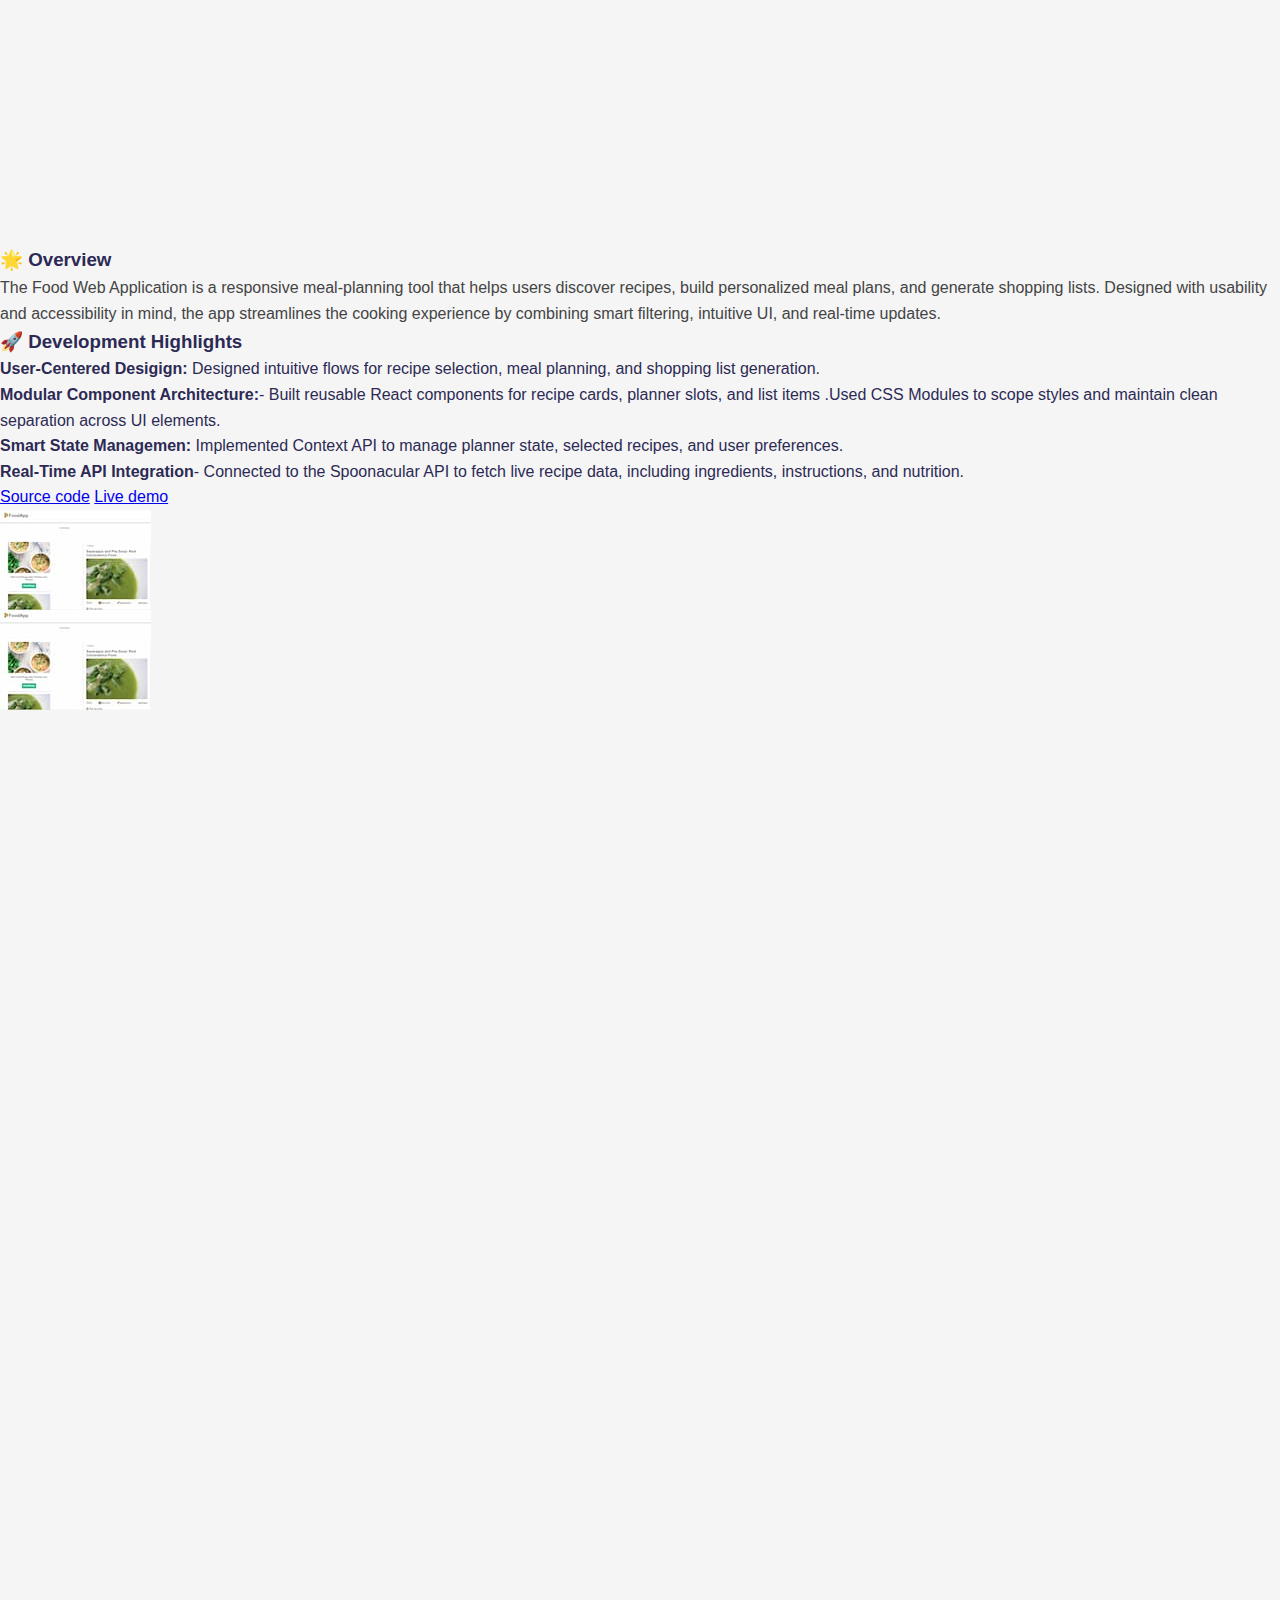
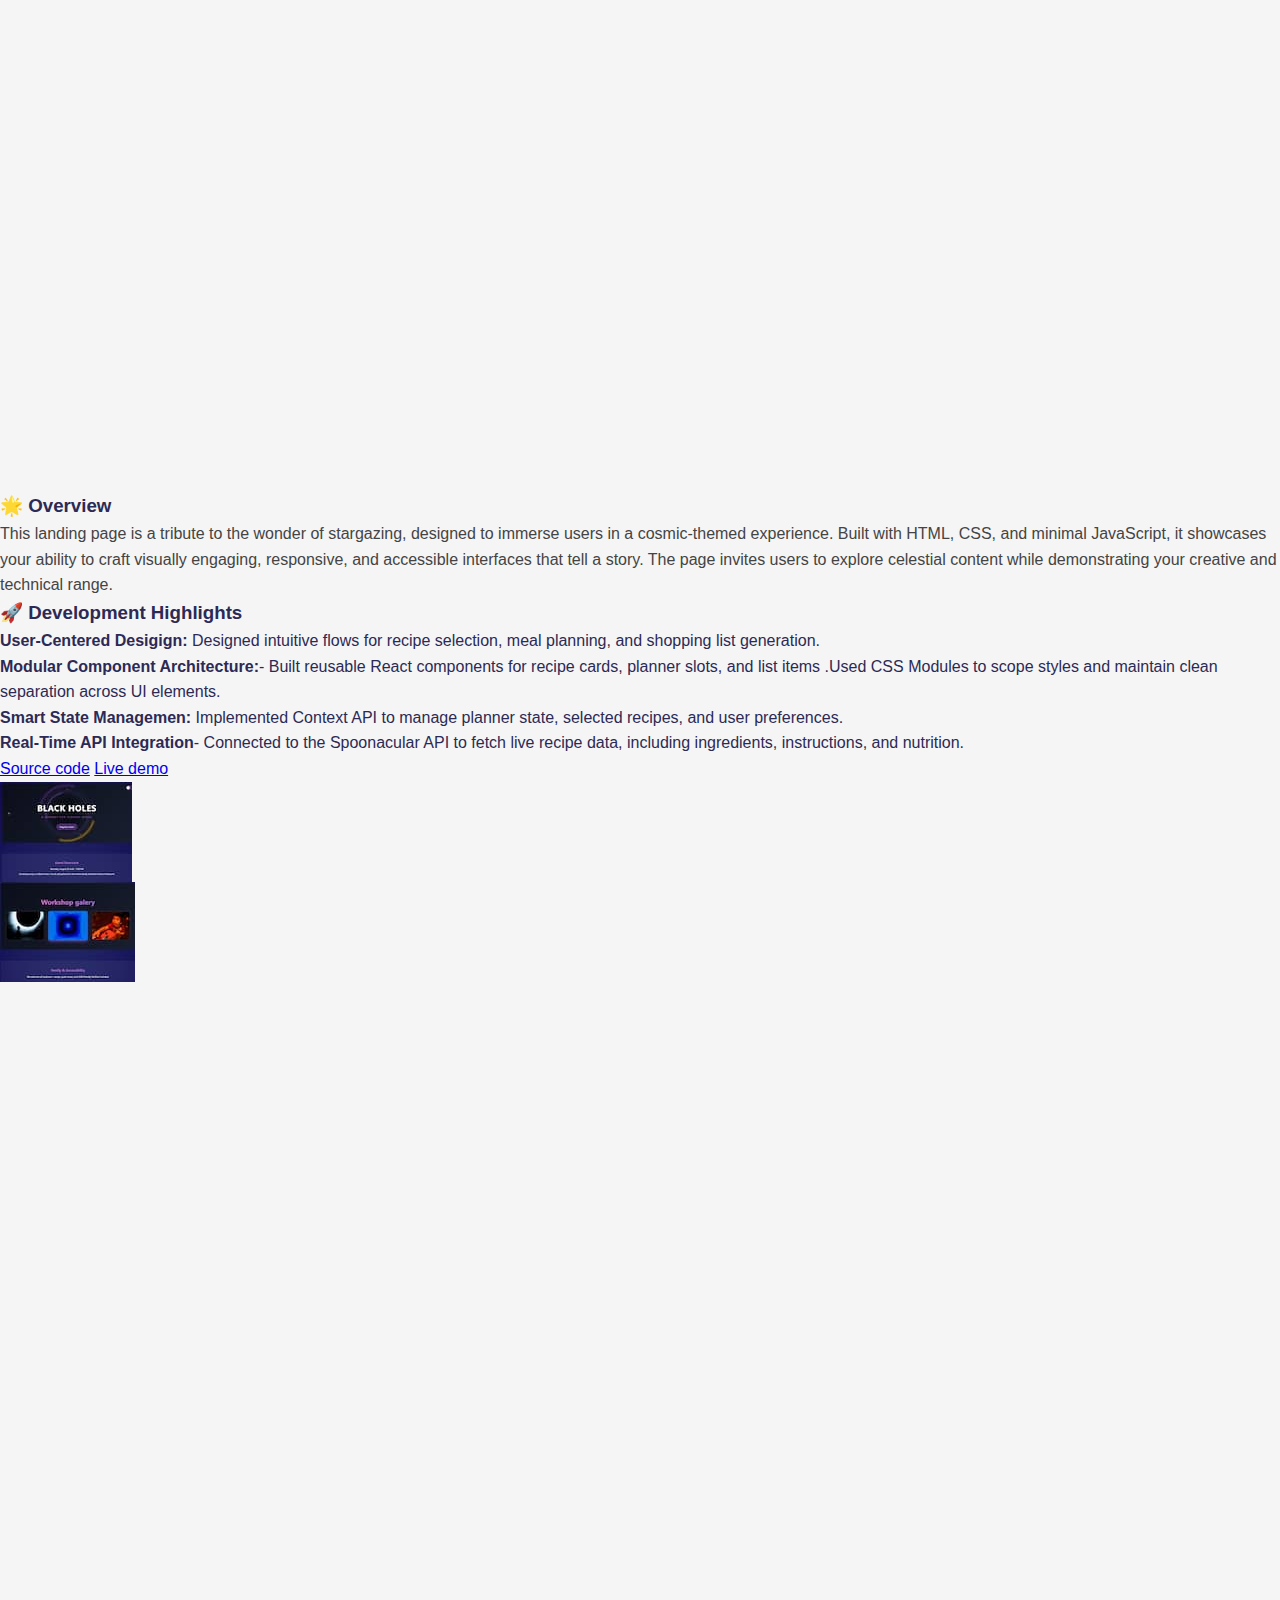
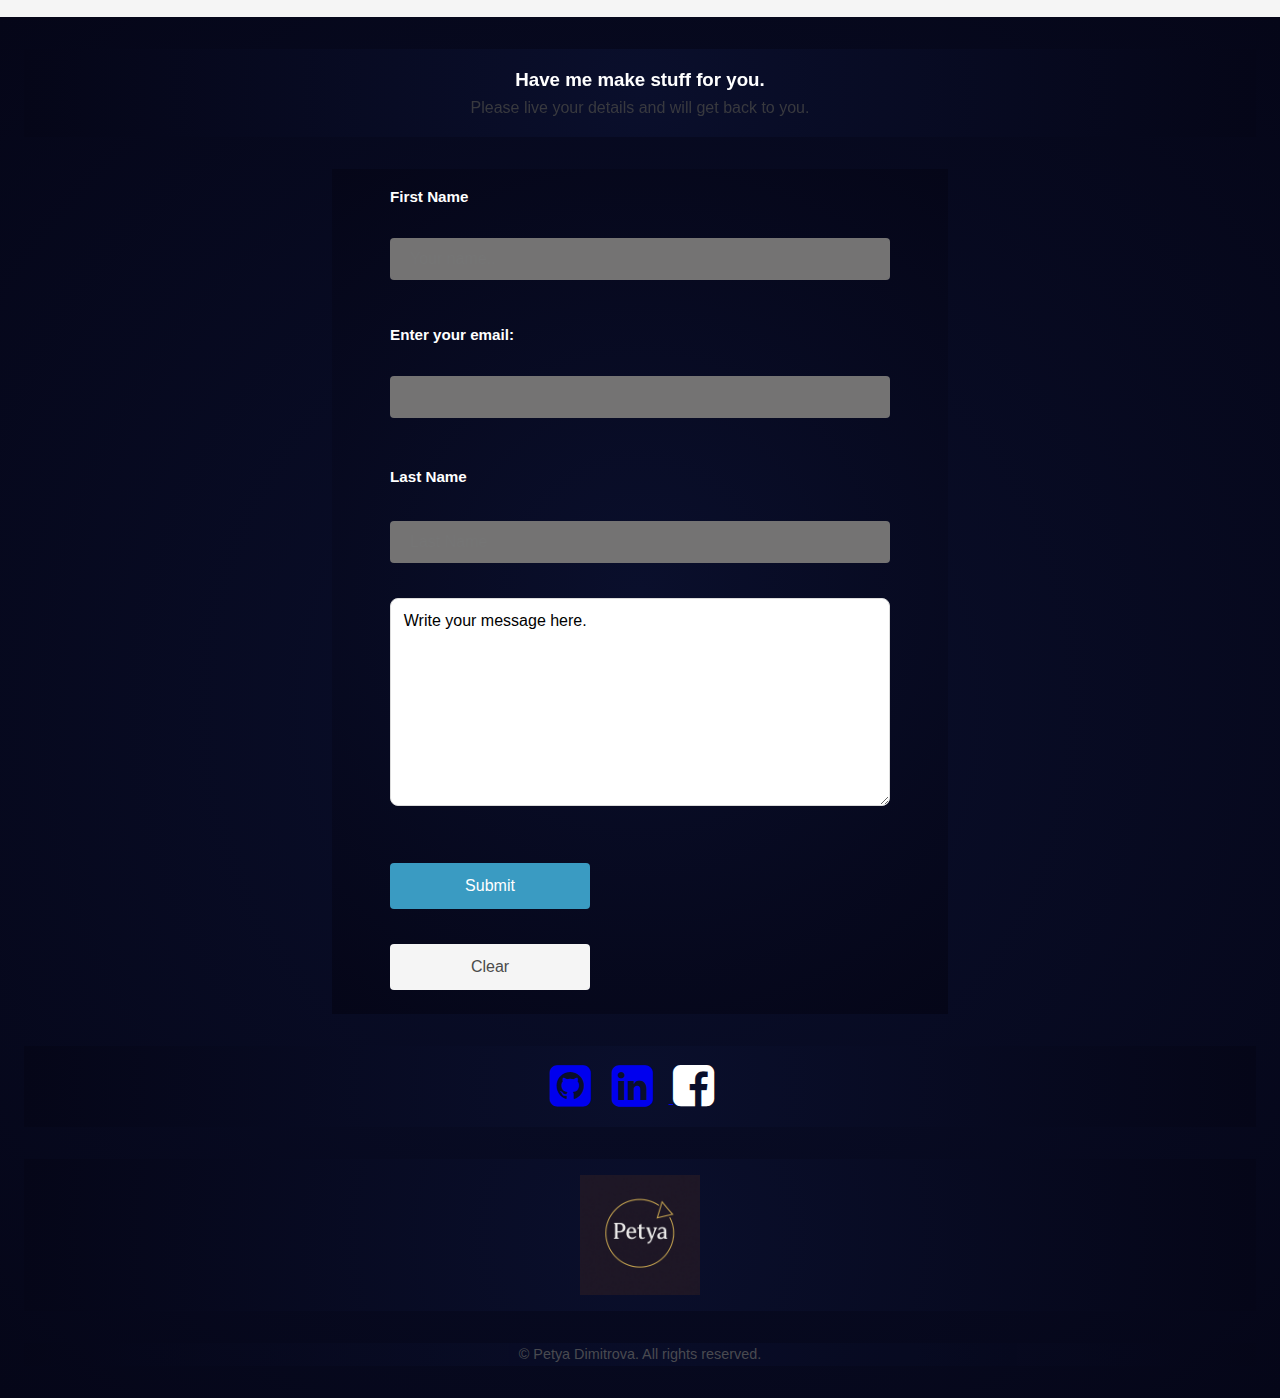
<file: portfolioCopy.html>
<html lang="en">
  <head>
    <meta charset="UTF-8" />
    <meta name="viewport" content="width=device-width, initial-scale=1.0" />
    <link rel="stylesheet" href="styleCopy.css" />
    <link rel="stylesheet" href="portfolio.css" />
    <link rel="shortcut icon" type="image/png" href="img/icon.png" />

    <link
      rel="stylesheet"
      href="https://cdnjs.cloudflare.com/ajax/libs/font-awesome/4.7.0/css/font-awesome.min.css"
    />
    <title>Portfolio</title>
  </head>
  <body>
    <!-- Navbar on small screens -->
    <!-- Section MOBILE MENU -->

    <nav class="mobile-header">

      <div class="hamburger" onclick="myFunction(this)">
        <div class="bar1"></div>
        <div class="bar2"></div>
        <div class="bar3"></div>
      </div>
    </nav>

    <div class="topnav">
      <div id="myLinks">
        <a href="#">About me</a>
        <a href="#">Skills</a>
        <a href="index.html">Portfolio</a>
        <a href="#">Contact</a>
      </div>
    </div>

    <!-- Desktop navigation -->
    <!-- Desktop navigation on larger screens -->
    <nav class="desktop-header">
      <div class="sidenav">
        <!-- first container -->
         <!-- first container -->
        <div>
          <img id="logo" src="./media/logo.png" alt="logo image"/>
        </div>
        <!-- Second container menus -->
        <div class="arrange-manu">
          <a class=nav__link href="index.html">Home</a>
          <a href="#about-me">About</a>
          <a href="#skills">Skills</a>
          <a href="#services">Portfolio</a>
          <a href="#contact">Contact</a>
        </div>
        <!-- Third container serch bar -->
       
      </div>
    </nav>
    <!-- Header -->
    <header class="hero-header">
      <div class="meteor-container"></div>
      <div class="hero-text">
     <h1>Hi, I'm <span class="highlight">Petya.</span></h1>
    <p>A web developer passionate about creating clean, responsive experiences. Explore my portfolio and see what I can build.</p>
      </div>
      <div class="hero-buttons">
       <a href="#portfolio" class="btn-primary">See My projects</a>
       <button class="hire-btn">Hire Me</button>
       </div>
  </header>
    <!-- Header -->
 <main>
      
<section id="portfolio" class="hero fade-in-section">
      <h2>Projects</h2>
      <!-- <p class="tagline">“Dock your longboat with ease — a modern parking solution for the City of York.”</p> -->
    </section>
      <!-- Portfolio -->
    <section class="hero fade-in-section">
      <h3>Yorvik Parking App</h3>
      <p class="tagline">“Dock your longboat with ease — a modern parking solution for the City of York.”</p>
    </section>

    <section class="overview">
    <div class="overview-text">
      <div>
        <h3>🌟 Overview</h3>
        <p>The Yorvik Parking App is a mobile-first prototype designed to help users register and book longboat parking spaces in the historic city of York. Built with stakeholder collaboration at its core, the app transforms a niche service into a seamless digital experience — from registration to QR-based ticketing.</p>
      </div>

     <div class="highlights">
      <h3>🚀 Development Highlights</h3>
      <ul>
        <li><strong>Prototype-first approach:</strong> Built to visualize stakeholder service before full development.</li>
        <li><strong>Stakeholder-driven iterations:</strong> Feedback guided UI, tech choices, and priorities.</li>
        <li><strong>Adaptive tech strategy:</strong> Migrated to Expo Go for smoother testing and demos.</li>
      </ul>
    </div>
  </div>
    <div class="frames-cont">
      <div class="phone-frame"> <!-- Left Side: Phone Image -->
            <!-- Add class lazy-img later with src="./media/parking-qr-low.png" data-src="./media/parking-qr.png"-->
            <img class="phone-img lazy-img" src="./media/parking-qr.low.jpg" data-src="./media/parking-qr.png" alt="Yorvik Parking App UI">
          </div> <!--end of card mobile mock up-->
      
      <div class="phone-frame"> <!-- Left Side: Phone Image -->
            <!-- Add class lazy-img later with src="./media/parking-qr-low.png" data-src="./media/parking-qr.png"-->
            <img class="phone-img lazy-img" src="./media/calendar-low.jpg" data-src="./media/calendar.png" alt="Yorvik Parking App UI">
          </div> <!--end of card mobile mock up-->

        </div> <!-- Frames-cont end -->
    </section>

    <div class="user-journey-cont fade-in-section">
      
    <section class="tech-stack">
      <h3>⚙️ Video demo</h3>
       <div class="video-card">
        <div class="project-card-video">
          <video class="project-video" controls muted loop preload="metadata">
            <source src="./media/Yorvik-demo.mp4" type="video/mp4">
            Your browser does not support the video tag.
          </video>
            <button class="play-button" aria-label="Play Demo">▶</button>
        <div class="project-overlay">
          <h3 class="project-title">Yorvik Parking App video demo</h3>
        </div>
       </div>
      <div>
    </div>
  </section>

  <div class="user-journey">
    <section >
      <h3>🧭 User Journey</h3>
      <ol>
        <li><strong>Registration:</strong> Users create an account for secure access and personalized bookings.</li>
        <li><strong>Booking Flow:</strong> Users select arrival and departure dates, then choose a parking spot via an interactive map.</li>
        <li><strong>Ticket Generation:</strong> The app generates a digital parking ticket with full details and a scannable QR code.</li>
      </ol>
    </section>

     <section>
      <h3>⚙️ Tech Stack & Architecture</h3>
      <table>
        <tr><th>Layer</th><th>Tools Used</th><th>Notes</th></tr>
        <tr><td>Frontend</td><td>React Native → Expo Go</td><td>Rapid prototyping and stakeholder testing</td></tr>
        <tr><td>Backend</td><td>Express.js</td><td>User registration, booking logic, QR generation</td></tr>
        <tr><td>Map</td><td>Custom SVG + touch</td><td>Intuitive spot selection</td></tr>
        <tr><td>QR Code</td><td>react-native-qrcode-svg</td><td>Visual clarity and compatibility</td></tr>
      </table>
      <p class="tech-note">Libraries were selected based on stakeholder needs, team familiarity, and scalability.</p>
    </section>
    </div>
 </div> <!-- Used journey cont end -->

    <div class="dev-highlights-cont fade-in-section">
      <section class="dev-highlights">
      <h3>Development Hightlights</h3>
      <p>The app was build as functional prototype to help stakeholders visualize their service in action before commiting to full-scale development.</p>
      </section>
      <section class="dev-highlights">
        <h3>Tech Evaluation</h3>
        <p>Libralies and frameworks were selected based on stakeholder needs, team familiarity and scalability. Each tool was tested to ensure optimal performance.</p>
      </section>
     
    </div>
<!--  -->

<!-- FOOD APP -->
<section id="foodapp">
   <section class="hero fade-in-section">
      <h3>Food Web Application</h3>
      <p class="tagline">“Get your receipt ideas — for every day.”</p>
    </section>

    <section class="overview">
    <div class="overview-text">
      <div>
        <h3>🌟 Overview</h3>
        <p>The Food Web Application is a responsive meal-planning tool that helps users discover recipes, build personalized meal plans, and generate shopping lists.

Designed with usability and accessibility in mind, the app streamlines the cooking experience by combining smart filtering, intuitive UI, and real-time updates.</p>
      </div>

     <div class="highlights">
      <h3>🚀 Development Highlights</h3>
      <ul>
        <li><strong>User-Centered Desigign:</strong> Designed intuitive flows for recipe selection, meal planning, and shopping list generation.</li>
        <li><strong> Modular Component Architecture:</strong>- Built reusable React components for recipe cards, planner slots, and list items
.Used CSS Modules to scope styles and maintain clean separation across UI elements.</li>
        <li><strong> Smart State Managemen:</strong> Implemented Context API to manage planner state, selected recipes, and user preferences.</li>
        <li><strong>Real-Time API Integration</strong>- Connected to the Spoonacular API to fetch live recipe data, including ingredients, instructions, and nutrition.</li>
        <a href="https://github.com/priorityc/FoodApp" class="demo-link">Source code</a>
        <a href="https://priorityc.github.io/FoodApp/" class="demo-link">Live demo</a>  
      </ul>
    </div>
  </div>
    <div class=" frames-cont frames-cont-two">
      <div class="screen-foodapp"> <!--the screen images cont-->
    <!-- <img src="./media/Mobile.low.jpg" data-src="./media/Mobile.png" class="lazy-img" id="mobile" alt="Mobile view image screenshot"/> -->
        <img src="./media/FoodApp.low.jpg" data-src="./media/FoodApp.png" cass="lazy-img" alt="food app image screenshot"/>
    
  </div>
  <div class="screen-foodapp"> <!--the screen images cont-->
    <!-- <img src="./media/Mobile.low.jpg" data-src="./media/Mobile.png" class="lazy-img" id="mobile" alt="Mobile view image screenshot"/> -->
        <img src="./media/FoodApp.low.jpg" data-src="./media/FoodApp-Tablet.png" cass="lazy-img" alt="food app image screenshot"/>
    
  </div>
        </div> <!-- Frames-cont end -->
    </section>

    <div class="user-journey-cont fade-in-section">
      
    <section class="tech-stack">
      <h3>⚙️ Mobile View</h3>
       <div class="video-card">
        <div class="screen-foodapp"">
          <img src="./media/FoodApp.low.jpg" data-src="./media/FoodApp-mobile.png" cass="lazy-img" alt="food app image screenshot"/>

       </div>
      <div>
    </div>
  </section>

  <div class="user-journey">
    <section >
      <h3>🧭 User Journey</h3>
      <ol>
        <li><strong>- Recipe Discovery</strong> Users browse or search for meals based on dietary preferences, ingredients, or cooking time.</li>
        <li><strong>- Meal Planning</strong> Selected recipes are added to a weekly planner, with drag-and-drop functionality and calendar integration.</li>
        <li><strong>- Shopping List Generation</strong> The app compiles ingredients from selected meals into a categorized shopping list, optimized for mobile use.</li>
      </ol>
    </section>

     <section>
      <h3>⚙️ Tech Stack & Architecture</h3>
      <table>
        <tr><th>Layer</th><th>Tools Used</th><th>Notes</th></tr>
        <tr><td>Frontend</td><td>React + CSS Modules</td><td>Rapid prototyping and stakeholder testing</td></tr>
        <tr><td>API Integration</td><td>Spoonacular</td><td>Real time receipe data and nutritional info</td></tr>
      </table>
    </section>
    </div>
 </div> <!-- Used journey cont end -->

    <div class="dev-highlights-cont fade-in-section">
      <section class="dev-highlights">
      <h3>Development Hightlights</h3>
      <p>Components are reusable and scalable, allowing for future expansion (e.g. nutrition tracking, favorites).</p>
      </section>
      <section class="dev-highlights">
        <h3>Tech Evaluation</h3>
        <p>The Food Web Application was built using React.js for its modular architecture and dynamic UI capabilities, paired with CSS Modules for scoped styling and maintainability. Real-time recipe data is sourced from the Spoonacular API, with dietary filters and nutrition info integrated seamlessly.</p>
      </section>
     
    </div>
</section>



  <!-- FOOD APP -->
<section id="landing-page">
   <section class="hero fade-in-section">
      <h3>CSS Animation-Landing page</h3>
      <p class="tagline">“Bringing motion to meaning — a pure CSS showcase of interactive storytelling.”</p>
    </section>

    <section class="overview">
    <div class="overview-text">
      <div>
        <h3>🌟 Overview</h3>
        <p>This landing page is a tribute to the wonder of stargazing, designed to immerse users in a cosmic-themed experience. Built with HTML, CSS, and minimal JavaScript, it showcases your ability to craft visually engaging, responsive, and accessible interfaces that tell a story. The page invites users to explore celestial content while demonstrating your creative and technical range.

</p>
      </div>

     <div class="highlights">
      <h3>🚀 Development Highlights</h3>
      <ul>
        <li><strong>User-Centered Desigign:</strong> Designed intuitive flows for recipe selection, meal planning, and shopping list generation.</li>
        <li><strong> Modular Component Architecture:</strong>- Built reusable React components for recipe cards, planner slots, and list items
.Used CSS Modules to scope styles and maintain clean separation across UI elements.</li>
        <li><strong> Smart State Managemen:</strong> Implemented Context API to manage planner state, selected recipes, and user preferences.</li>
        <li><strong>Real-Time API Integration</strong>- Connected to the Spoonacular API to fetch live recipe data, including ingredients, instructions, and nutrition.</li>
        <a href="https://github.com/priorityc/stargazing-landing-page" class="demo-link">Source code</a>
        <a href="https://priorityc.github.io/stargazing-landing-page/" class="demo-link">Live demo</a> 
      </ul>
    </div>
  </div>
    <div class=" frames-cont frames-cont-two">
      <div class="screen-foodapp"> <!--the screen images cont-->
    <!-- <img src="./media/Mobile.low.jpg" data-src="./media/Mobile.png" class="lazy-img" id="mobile" alt="Mobile view image screenshot"/> -->
          <img src="./media/blackHole.low.jpg" data-src="./media/blackHole.png" cass="lazy-img" alt="food app image screenshot"/>
    
  </div>
  <div class="screen-foodapp"> <!--the screen images cont-->
    <!-- <img src="./media/Mobile.low.jpg" data-src="./media/Mobile.png" class="lazy-img" id="mobile" alt="Mobile view image screenshot"/> -->
        <img src="./media/secondImage.low.jpg" data-src="./media/secondImage.png" cass="lazy-img" alt="food app image screenshot"/>
    
  </div>
        </div> <!-- Frames-cont end -->
    </section>

    <div class="user-journey-cont fade-in-section">
      
    <section class="tech-stack">
      <h3>⚙️ Mobile View</h3>
       <div class="video-card">
        <div class="screen-foodapp">
          <img src="./media/image-low.jpg" data-src="./media/second-mobile.png" cass="lazy-img" alt="food app image screenshot"/>

       </div>
      <div>
    </div>
  </section>

  <div class="user-journey">
    <section >
      <h3>🧭 User Journey</h3>
      <ol>
        <li><strong>Hero Section</strong> A glowing title and starry background set the tone, with smooth entrance Black hole animations that draw users in.</li>
        <li><strong>Informational Panels</strong>Scroll-triggered sections reveal stargazing tips, celestial facts, and themed visuals — each styled with gradients and soft transitions.</li>
        <li><strong>- Call to Action</strong>A final section encourages users to explore further or connect, with a glowing button and hover effects.</li>
      </ol>
    </section>

     <section>
      <h3>⚙️ Tech Stack & Architecture</h3>
      <table>
        <tr><th>Layer</th><th>Tools Used</th><th>Notes</th></tr>
        <tr><td>Styling</td><td>CSS + Keyframes</td><td>Animations, gradients and glowing effects</td></tr>
        <tr><td>Layout</td><td>Flexbox + media Queries</td><td>Responsive across different devices</td></tr>
        <tr><td>Accessibility</td><td>Semantic HTML</td><td>Screen readers support and keyboard navigation</td></tr>
        <tr><td>Interactivity</td><td>JavaScript</td><td>Scrowl-triggered animations and dynamic section reveals</td></tr>

      </table>
    </section>
    </div>
 </div> <!-- Used journey cont end -->

    <div class="dev-highlights-cont fade-in-section">
      <section class="dev-highlights">
      <h3>Development Hightlights</h3>
      <p>Used radial gradients, glowing text, and animated stars to evoke a dreamy night-sky atmosphere.</p>
      <p>Sections fade and slide into view using CSS transitions and JavaScript scroll detection.</p>
    </section>
      <section class="dev-highlights">
        <h3>Tech Evaluation</h3>
        <p>Glowing hover effects on buttons and links
Animated starfield background using layered gradients
and smooth section transitions that mimic celestial motion attracts user atention and encourage them to subscribe for the event.
</p>
      </section>
     
    </div>
</section>
</section> 

    </main>
   
  
    <!-- Footer -->
    <footer id="contact" class="footer-box">
      <div class="form-heading">
        <h3>Have me make stuff for you.</h3>
        <p>Please live your details and will get back to you.</p>
      </div>
      <div class="form-box">
        <form 
          action="https://formspree.io/f/manywnbp"
          method="POST">
          <div class="name-email-box">
            <div class="name-email">
              <label for="fname">First Name</label>
              <input
                type="text"
                id="fname"
                name="firstname"
                
                placeholder="Your name.."
                onchange="validate(event.target)"
              />
              <small id="feedback_fname"></small>
            </div>

            <div class="name-email">
              <label for="email">Enter your email:</label>
              <input type="email" id="email" name="email" onchange="validate(event.target)" />
      
              <small id="feedback_email"></small>
            </div>
          </div>

          <label for="lname">Last Name</label>
          <input
            type="text"
            id="lname"
            name="lname"
            placeholder="Last Name"
            
            onchange="validate(event.target)"
          />
          <!-- text area -->
          <textarea name="message" rows="10" cols="30" onchange="validate(event.target)">
Write your message here.
</textarea
           >
          <small id="feedback_emailTwo"></small>

          <input class="submit btn" type="submit" value="Submit" />
          <input class="clear btn" type="submit" value="Clear" />
        </form>
      </div>
      
      <div class="form-heading">
        <a href="https://github.com/priorityc?tab=repositories">
          <i
            class="fa fa-github-square"
            style="font-size: 48px; color: var(--color-secondary-darker)"
          ></i
        ></a>
        <a href="https://www.linkedin.com/in/petya-dimitrova-7b7b56234/">
          <i
            class="fa fa-linkedin-square"
            style="font-size: 48px; color: var(--color-primary-darker)"
          ></i>
        </a>
        <i
          class="fa fa-facebook-square"
          style="font-size: 48px; color: var(--color-tertiary-darker)"
        ></i>
        

      </div>
      <div class="footer-img">
         <img class="footer-img" id="logo" src="./media/logo.png" alt="logo image"/>

        </div>
      <ul id="copyright">

        <li>&copy; Petya Dimitrova. All rights reserved.</li>
        <!-- <li>Design: <a href="http://html5up.net">HTML5 UP</a></li> -->
      </ul>
    </footer>

<!-- The MODAL -->
 <div class="modal-overlay hidden" id="hireModal">
  <div class="modal-content">
    <button class="close-modal">&times;</button>
    <h3>Let’s Work Together</h3>
    <form class="hire-form">
      <label for="name">Name</label>
      <input type="text" id="name" placeholder="Your name" required>

      <label for="email">Email</label>
      <input type="email" id="email" placeholder="Your email" required>

      <label for="message">Message</label>
      <textarea id="message" rows="4" placeholder="Tell me about your project..." required></textarea>

      <input type="submit" value="Send Request" class="btn-primary">
       <div class="form-heading">
        <a href="https://github.com/priorityc?tab=repositories">
          <i
            class="fa fa-github-square"             
            style="font-size: 48px; color: #00FFFF"
"

          ></i
        ></a>
        <a href="https://www.linkedin.com/in/petya-dimitrova-7b7b56234/">
          <i
            class="fa fa-linkedin-square"
            style="font-size: 48px; color: var(--color-primary-darker)"
          ></i>
        </a>
        <i
          class="fa fa-facebook-square"
          style="font-size: 48px; color: var(--color-highlight)"
        ></i>
      </div>
      
        
    </form>
  </div>
</div>
 <script src="appCopy.js"></script>
  </body>
</html>
</file>
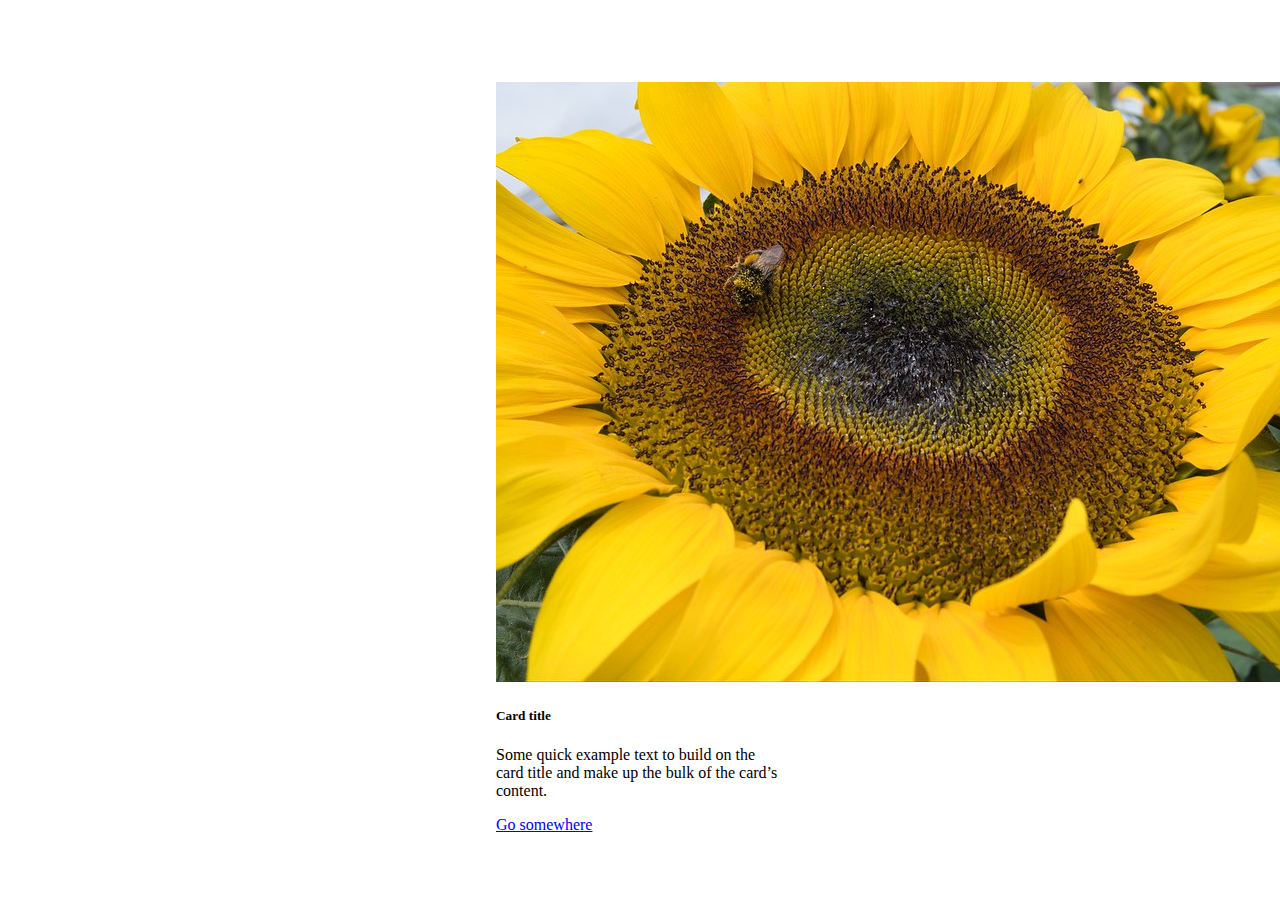
<file: css-only/bootstrap.html>
<!doctype html>
<html lang="en">

<head>
  <meta charset="utf-8">
  <meta name="viewport" content="width=device-width, initial-scale=1">
  <title>Bootstrap</title>
  <!-- TODO 1: Add the Bootstrap link here. -->
   <link href="https://cdn.jsdelivr.net/npm/bootstrap@5.3.8/dist/css/bootstrap.min.css" rel="stylesheet" integrity="sha384-sRIl4kxILFvY47J16cr9ZwB07vP4J8+LH7qKQnuqkuIAvNWLzeN8tE5YBujZqJLB" crossorigin="anonymous">
  <style>
    /* TODO 4: Use flexbox to center the card in the vertical and horizontal center. */
    body {
      display: flex; 
      align-items: center;
      justify-content: center;
      height: 100vh;
    }
  </style>
</head>

<body>
  <div class="flex-container">
     <div class="card" style="width: 18rem;">
  <img src="./flower.jpg" class="card-img-top" alt="...">
  <div class="card-body">
    <h5 class="card-title">Card title</h5>
    <p class="card-text">Some quick example text to build on the card title and make up the bulk of the card’s content.</p>
    <a href="#" class="btn btn-primary">Go somewhere</a>
  </div>
</div>
  </div>
</body>

</html>
</file>
<file: styleCopy.css>
* {
  box-sizing: border-box;
  font-family: Arial, Helvetica, sans-serif;
}
/* COLOURS-Gray-#4b4b4b; White-whitesmoke*/
/* Main colour buttons Blue-#3A9BC2; */
/* Borders grey-#E9E9E9 */
/* SPACING SYSTEM (px)
2 / 4 / 8 / 12 / 16 / 24 / 32 / 48 / 64 / 80 / 96 / 128

FONT SIZE SYSTEM (px)
10 / 12 / 14 / 16 / 18 / 20 / 24 / 30 / 36 / 44 / 52 / 62 / 74 / 86 / 98
*/
body {
  margin: 0;
  font-family: Arial, Helvetica, sans-serif;
  font-size: 16px;
  line-height: 1.2;
  color: #4b4b4b;
}
main {
  background-color: whitesmoke;
}

/* Mobile navigation */
/* NAVIGATION */
.mobile-header {
  background-color: #4b4b4b;
  display: flex;
  justify-content: space-between;
  padding: 6px 12px;
}

/* the HAMBURGER MENU styling */
.hamburger {
  cursor: pointer;
  margin: 6px;
}
.features-icon {
  stroke: whitesmoke;
  width: 32px;
  height: 32px;
  margin-bottom: 24px;
}
.bar1,
.bar2,
.bar3 {
  width: 35px;
  height: 5px;
  background-color: whitesmoke;
  margin: 7px 0;
  transition: 0.4s;
}

.change .bar1 {
  transform: translate(0, 11px) rotate(-45deg);
}

.change .bar2 {
  opacity: 0;
}

.change .bar3 {
  transform: translate(0, -11px) rotate(45deg);
}

/* The hidden hamburg menu */
.topnav {
  overflow: hidden;
  background-color: #ddd;
  position: relative;
  background-color: #3a9bc2;
}

.topnav #myLinks {
  display: none;
}

.topnav a {
  color: black;
  padding: 14px 16px;
  text-decoration: none;
  font-size: 17px;
  display: block;
}
.topnav a.icon {
  background: black;
  display: block;
  position: absolute;
  right: 0;
  top: 0;
}

.topnav a:hover {
  background-color: #f0eeee;
}

.desktop-header {
  display: none;
}
/* end */

/* Style the top navigation bar */
.topnav {
  overflow: hidden;
  background-color: #333;
}

/* Style the topnav links */
.topnav a {
  float: left;
  display: block;
  color: #f2f2f2;
  text-align: center;
  padding: 14px 16px;
  text-decoration: none;
}

/* Change color on hover */
.topnav a:hover {
  background-color: #ddd;
  color: black;
}

/* Style the content */
.content {
  background-color: whitesmoke;
  padding: 10px;
  height: 200px; /* Should be removed. Only for demonstration */
}

.hero-img {
  max-width: 260px;
  border-radius: 50%;
}
.bold {
  color: rgba(70, 142, 187, 0.957);
}
.header-p {
  font-size: 18px;
  line-height: 1.5;
  color: #4b4b4b;
  font-style: italic;
}
.btn-big {
  width: 160px;
  height: 45px;
  background-color: #3a9bc2;
  border: none;
  border-radius: 5px;
  text-transform: uppercase;
  color: whitesmoke;
  font-size: 16px;
  font-weight: bold;
  padding: 6px 8px;
}

.btn-big:hover,
.btn-big:active {
  background-color: #3a9bc2;
  transform: scale(1.2);
  border-radius: 1px solid #398294;
}

/* about me section */
.Aboutme-box {
  padding: 16px;
  text-align: center;
}
.features-icon-blue {
  stroke: #3a9bc2;
  width: 22px;
}

/* Portfolio */
a.one:link {
  color: #ff0000;
}
a.one:visited {
  color: #3a9bc2;
}
a.one:hover {
  color: #ffcc00;
}
.project-heading {
  text-transform: uppercase;
  color: #ff9f55;
}
.portfolio-comp {
  display: flex;
  flex-direction: column;
  align-items: center;
  border: 2px solid hsl(0, 0%, 91%);
  background-color: #fff;
  padding: 16px 10px;
}
.portfolio-img {
  max-width: 286px;
}
.portfolio-btn {
  width: 120px;
  height: 35px;
  background-color: #3a9bc2;
  border: 2px solid #6d6c6c;
  border: none;
  border-radius: 5px;
  text-transform: uppercase;
  color: whitesmoke;
  font-size: 16px;
  font-weight: bold;
  padding: 6px 8px;
}
/* skills */
.skills-cont {
  display: flex;
  flex-direction: column;
  align-items: center;
  justify-content: center;
  text-align: center;
  border: 2px solid #e9e9e9;
  background-color: #fff;
  padding: 16px 10px;
}
.container {
  width: 100%;
  background-color: #ddd;
}

.skills {
  text-align: right;
  padding-top: 10px;
  padding-bottom: 10px;
  color: white;
}

.html {
  width: 90%;
  background-color: #04aa6d;
}

/* Style the footer */
.footer-box {
  background-color: #4b4b4b;
  color: whitesmoke;
  padding: 10px 16px;
}
.form {
  width: 80%;
}

input[type="text"],
select {
  width: 100%;
  background-color: #747373;
  padding: 12px 20px;
  margin: 8px 0;
  display: inline-block;
  border: 1px solid #ccc;
  border-radius: 4px;
  box-sizing: border-box;
  border: none;
}
[type="email"] {
  width: 100%;
  background-color: #747373;
  padding: 12px 20px;
  margin: 8px 0;
  display: inline-block;
  border: 1px solid #ccc;
  border-radius: 4px;
  box-sizing: border-box;
  border: none;
}
textarea {
  width: 100%;
  padding: 12px 20px;
  margin: 8px 0;
  display: inline-block;
  border: 1px solid #ccc;
  border-radius: 4px;
  box-sizing: border-box;
  background-color: #747373;
  border: none;
}

.btn {
  width: 40%;

  padding: 14px 20px;
  margin: 8px 0;
  border: none;
  border-radius: 4px;
  cursor: pointer;
  border: none;
}
.submit {
  background-color: #3a9bc2;
  color: white;
}
.clear {
  background-color: whitesmoke;
  color: #4b4b4b;
}

.submit:hover {
  background-color: #6ca5bc;
}
.clear:hover {
  background-color: rgb(252, 238, 238);
}

.name-email-cont {
  display: flex;
  flex-direction: column;
}

.valid {
  color: rgb(76, 230, 76);
}

.invalid {
  color: orange;
}
#copyright {
  color: #666666;
  text-decoration: none;
  font-size: 12px;
}

/* Media queries - Responsive timeline on screens less than 600px wide */
@media screen and (max-width: 600px) {
  /* Place the timelime to the left */
  .timeline::after {
    left: 31px;
  }

  /* Full-width containers */
  .container {
    width: 100%;
    padding-left: 70px;
    padding-right: 25px;
  }

  /* Make sure that all arrows are pointing leftwards */
  .container::before {
    left: 60px;
    border: medium solid white;
    border-width: 10px 10px 10px 0;
    border-color: transparent white transparent transparent;
  }

  /* Make sure all circles are at the same spot */
  .left::after,
  .right::after {
    left: 15px;
  }

  /* Make all right containers behave like the left ones */
  .right {
    left: 0%;
  }
}

@media screen and (min-width: 768px) {
  .header-box {
    display: flex;
    gap: 26px;
    max-width: 80%;
    margin: 0 auto;
    border-bottom: 2px solid #6d6c6c;
  }
  .Aboutme-box {
    margin-bottom: 80px;
  }
  .Portfolio-box {
    display: flex;
    flex-wrap: wrap;
    margin-bottom: 80px;
  }
  .flex-left {
    padding: 10px;
    flex: 33%;
  }
  .flex-middle {
    padding: 10px;
    flex: 33%;
  }
  .flex-right {
    padding: 10px;
    flex: 33%;
  }

  .portfolio-img {
    max-width: 186px;
  }
  .skills-box {
    display: flex;
    flex-wrap: wrap;
    margin-bottom: 80px;
    text-align: center;
    gap: 16px;
    width: 80%;
    margin: 0 auto;
  }
  .skills-cont {
    padding: 10px;
    flex: 25%;
  }
  .name-email-box {
    display: flex;
    gap: 16px;
  }
  .name-email {
    display: felx;
    flex-direction: column;
    gap: 16px;
  }
}
@media screen and (min-width: 1024px) {
  .mobile-header {
    display: none;
  }
  .desktop-header {
    display: block;
  }
  .header-box {
    margin-bottom: 120px;
  }
  .sidenav {
    display: flex;
    align-items: center;
    justify-content: space-between;
    padding-left: 48px;
    padding-right: 48px;
    background-color: #4b4b4b;
    line-height: 1.4;
  }
  .features-icon {
    margin-top: 9px;
  }
  .sidenav a {
    padding: 6px 8px 6px 16px;
    text-decoration: none;
    font-size: 18px;
    color: whitesmoke;
  }
  .sidenav a:hover {
    color: #064579;
    background-color: #fff;
  }
  #search-bar {
    float: right;
    padding: 6px;
    margin-top: 8px;
    margin-left: 14px;
    border: none;
    font-size: 18px;
    width: 180px;
    border: none;
  }
  .Aboutme-box {
    text-align: center;
    width: 50%;
    margin: 0 auto;
    font-size: 16px;
    font-style: italic;
    justify-content: center;
  }

  .header-p {
    font-size: 24px;
  }
  .H1-style {
    font-size: 3em;
  }

  /* The portfolio section */
  .Portfolio-box {
    width: 1000px;
    margin: 0 auto;
    display: flex;
    gap: 26px;
    margin-bottom: 90px;
  }

  .portfolio-comp {
    flex: 30%;
  }

  /* Timeline */
  /* The actual timeline (the vertical ruler) */
  .timeline {
    position: relative;
    max-width: 800px;
    margin: 0 auto;
  }

  /* The actual timeline (the vertical ruler) */
  .timeline::after {
    content: "";
    position: absolute;
    width: 6px;
    background-color: white;
    top: 0;
    bottom: 0;
    left: 50%;
    margin-left: -3px;
  }

  /* Container around content */
  .container {
    padding: 10px 40px;
    position: relative;
    background-color: inherit;
    width: 50%;
  }

  /* The circles on the timeline */
  .container::after {
    content: "";
    position: absolute;
    width: 25px;
    height: 25px;
    right: -17px;
    background-color: white;
    border: 4px solid #ff9f55;
    top: 15px;
    border-radius: 50%;
    z-index: 1;
  }

  /* Place the container to the left */
  .left {
    left: 0;
  }

  /* Place the container to the right */
  .right {
    left: 50%;
  }

  /* Add arrows to the left container (pointing right) */
  .left::before {
    content: " ";
    height: 0;
    position: absolute;
    top: 22px;
    width: 0;
    z-index: 1;
    right: 30px;
    border: medium solid white;
    border-width: 10px 0 10px 10px;
    border-color: transparent transparent transparent white;
  }

  /* Add arrows to the right container (pointing left) */
  .right::before {
    content: " ";
    height: 0;
    position: absolute;
    top: 22px;
    width: 0;
    z-index: 1;
    left: 30px;
    border: medium solid white;
    border-width: 10px 10px 10px 0;
    border-color: transparent white transparent transparent;
  }

  /* Fix the circle for containers on the right side */
  .right::after {
    left: -16px;
  }

  /* The actual content */
  .content {
    /* padding: 10px; */
    background-color: white;
    position: relative;
    border-radius: 6px;
  }

  /* .Portfolio-box {
    margin-bottom: 50px;
  } */
  .portfolio-img {
    max-width: 456px;
  }
  .skills-box {
    padding-bottom: 120px;
  }
  main h1 {
    text-align: center;
    margin-bottom: 120px;
  }
  .form-box {
    width: 50%;
    margin: 0 auto;
  }
  .form-heading {
    text-align: center;
    padding: 64px;
  }
}
</file>
<file: style.css>
/* Full height image header */
/* HEADER CONTAINER */
/* Base styles */
* {
  box-sizing: border-box;
  margin: 0;
  padding: 0;
}
body {
 
  line-height: 1.7; 
  font-size: 1rem;
  font-family: 'Inter', sans-serif;
  font-weight: 400;
  line-height: 1.6;
  background-color: #fff;

}

 /* h3, h4, h5, h6 {
  font-family: 'Montserrat', sans-serif;
  font-weight: 700;
  color: #111;
  line-height: 1.3;
  margin-bottom: 0.5rem;
} */

.mobile-header {
    display: block;
  }
  .desktop-header {
    display: none;
  }

.logo {
  width: 120px;
  border-radius: 12px;
  transition: transform 0.3s ease-in-out;
  height: auto;              
  display: block; 
  margin: 10px auto;
}
/* Mobile navigation */
/* NAVIGATION */
.mobile-header {
  width: 100%;
  color: black;
  display: flex;
  justify-content: space-between;
  padding: 6px 12px;
}

/* the HAMBURGER MENU styling */
.hamburger {
  cursor: pointer;
  margin: 6px;
}
.features-icon {
  stroke: var(--charcoal);
  width: 40px;
  height: 40px;
}
.bar1,
.bar2,
.bar3 {
  width: 35px;
  height: 5px;
  background-color: purple;
  margin: 7px 0;
  transition: 0.4s;
}


.topnav {
    background: radial-gradient(circle at center, #0a0f2c, #050618);

}

.topnav a {
  color: var(--charcoal);
  padding: 14px 16px;
  text-decoration: none;
  font-size: 17px;
  display: block;
}

.topnav a:hover {
  background-color: var(--cream);
}


 .header-box {
    margin-bottom: 120px;
  }
  .sidenav {
    display: flex;
    align-items: center;
    justify-content: space-between;
    padding-left: 48px;
    padding-right: 48px;
    background-color: var(--cream);
    color: #050618;
    line-height: 1.4;
    height: 120px;
    
  }
  .sidenav a {
    padding: 6px 8px 6px 16px;
    text-decoration: none;
    font-size: 18px;
    color: var(--charcoal);
  }
  .sidenav a:hover {
    color: var(--muted-teal);
    background-color: var(cream);
  }

  /* Animate the hamburger */
  .hamburger.change .bar1 {
  transform: rotate(-45deg) translate(-5px, 6px);
}

.hamburger.change .bar2 {
  opacity: 0;
}

.hamburger.change .bar3 {
  transform: rotate(45deg) translate(-5px, -6px);
}

/* Open-show mobile menu */
#myLinks {
  display: none;
}

#myLinks.open {
  display: block;
}


  /* Sticky navigation class */
  .sticky {
  position: fixed;
  top: 0;
  left: 0;
  width: 100%;
  z-index: 999; /* keeps it above other elements */
  background-color: white; 
}
/* Hero section */


.hero {
  display: flex;
  flex-direction: column;
  align-items: flex-start;
  padding: 2rem;
  min-height: 100vh;
  position: relative;
  overflow: hidden;
  background: radial-gradient(circle at center, #0a0f2c, #050618);
  margin-bottom: 1rem;

}

/* Text content */
.hero-content {
  z-index: 2;
  max-width: 90%;
}

.hero-name {
  font-size: 2.5rem;
  font-weight: 700;
  margin-bottom: 0.5rem;
  font-family: 'Montserat';
  color: white;
  letter-spacing: 2px;
}

.hero-role {
  font-size: 1.5rem;
  font-weight: 600;
  margin-bottom: 1rem;
  color: white;
}

.hero-tagline {
  font-size: 1.3rem;
  line-height: 1.5;
  max-width: 22rem;
  color: white;
}

  .hero-shape {
  position: absolute;
  right: 1.5rem;
  bottom: 2rem;
  /* Size (mobile-first) */
  width: 200px;
  height: 280px;
  /* Exact gradient from the image */
  background: linear-gradient(180deg, #3a00ff 0%, #9a00ff 100%);

  /* Exact blob curvature */
  border-radius: 75% 35% 60% 40% / 40% 55% 45% 60%;

  /* Glow from the image */
  box-shadow: 0 0 40px rgba(150, 0, 255, 0.45);

  display: flex;
  align-items: center;
  justify-content: center;
  z-index: 1;
}



/* CTA button */
.cta-button {
  background: transparent;
  border: 2px solid white;
  color: white;
  padding: 0.6rem 1.2rem;
  border-radius: 999px;
  font-weight: 600;
  text-decoration: none;
  text-align: center;
  transition: background 0.3s ease;
}

.cta-button:hover {
  background: rgba(255, 255, 255, 0.1);
}

.git-hub-icon {
  width: 40px;
  height: auto;
  margin: 1rem;
  stroke: #9a00ff;
}

/* - Use the animation called float
- Make it last 6 seconds
- Use a smooth easing (ease-in-out)
- Repeat it forever (infinite
 */
.hero-shape {
  animation: float 6s ease-in-out infinite;
}

/* - At the start: the blob is in its normal position
- Halfway through: it moves 20px upward
- At the end: it comes back down to the starting point
Then the animation loops again.
 */
@keyframes float {
  0% { transform: translateY(0); }
  50% { transform: translateY(-20px); }
  100% { transform: translateY(0); }
}

/* Hero animation */
.hero-content > * {
  opacity: 0;
  transform: translateY(30px);
  transition: opacity 0.8s ease-out, transform 0.8s ease-out;
}

.hero-content.visible > * {
  opacity: 1;
  transform: translateY(0);
}

.hero-content.visible > *:nth-child(1) { transition-delay: 0.1s; }
.hero-content.visible > *:nth-child(2) { transition-delay: 0.25s; }
.hero-content.visible > *:nth-child(3) { transition-delay: 0.4s; }
.hero-content.visible > *:nth-child(4) { transition-delay: 0.55s; }
.hero-content.visible > *:nth-child(5) { transition-delay: 0.7s; }

/* SECTION ABOUT */

.about {
  padding: 2rem;
  max-width: 1000px;
  margin: 0 auto;
  color: rgb(57, 57, 57);
  margin-bottom: 1rem;
  line-height: 1.6
}

/* Intro */
.section-header {
  font-family: 'Montserrat', sans-serif;
  font-weight: 700;
  color: #111;
  line-height: 1.3;
  margin-bottom: 0.5rem;
  font-size: 2rem;
}

.about-img {
  max-width: 120px;
  height: 120px;


}
.about-intro p {
  font-size: 1rem;
  line-height: 1.6;
  margin-bottom: 2rem;
}

.intro-cont {
  display: flex;
  flex-direction: column;
  justify-content: center;
}
/* Approach */
.section-subheader {
  font-size: 1.5rem;
  font-weight: 600;
  margin-bottom: 0.5rem;
}

.approach-columns p {
  margin-bottom: 1rem;
}

/* Skills */
.section-subheader{
  font-size: 1.5rem;
  font-weight: 600;
  margin-bottom: 1rem;
}

.skills-grid {
  display: grid;
  grid-template-columns: repeat(2, minmax(120px, 1fr));
  gap: 1rem;
}

.skills-grid span {
  font-weight: 600;
  background: #f0f0f0;
  padding: 0.6rem 1rem;
  border-radius: 8px;
  text-align: center;
  color:#380ec4;
  
}

/* Personal */
.about-personal {
  position: relative;
  margin-top: 2rem;
}

.about-personal p {
  font-size: 1rem;
  line-height: 1.6;
  max-width: 90%;
}

.abstract-shape {
  position: absolute;
  right: 0;
  bottom: -20px;
  width: 120px;
  height: 120px;
  background: radial-gradient(circle at center, #9a00ff 0%, #3a00ff 100%);
  border-radius: 50% 40% 60% 50% / 50% 60% 40% 50%;
  opacity: 0.2;
  z-index: -1;
}

/* PROJECTS SECTION */


.projects {
  padding: 2rem;
  max-width: 1200px;
  margin: 0 auto;
  background: radial-gradient(circle at center, #0a0f2c, #050618);
  
}

/* Grid container */
.project-container {
  display: grid;
  grid-template-columns: 1fr;
  gap: 2rem;
}

.projects-heading {
  font-size: 1.8rem;
  font-weight: 700;
  margin-bottom: 2rem;
  color: white;
}

.project-card {
  display: flex;
  flex-direction: column;
  gap: 1rem;
  margin-bottom: 2.5rem;
  background: #f9f9f9;
  color: rgb(57, 57, 57);
  border-radius: 12px;
  padding: 1rem;
  box-shadow: 0 4px 12px rgba(0, 0, 0, 0.05);
}

.project-thumbnail {
  width: 100%;
  border-radius: 8px;
  object-fit: cover;
}

.project-info {
  display: flex;
  flex-direction: column;
  gap: 0.8rem;
}

.project-title {
  font-size: 1.4rem;
  font-weight: 600;
}

.project-description {
  font-size: 1rem;
  line-height: 1.5;
}

.project-tags {
  display: flex;
  flex-wrap: wrap;
  gap: 0.5rem;
}

.project-tags span {
  background: #ececec;
  padding: 0.4rem 0.8rem;
  border-radius: 6px;
  font-size: 0.85rem;
  font-weight: 500;
}

.project-links a {
  margin-right: 1rem;
  font-weight: 600;
  color: #3a00ff;
  text-decoration: none;
}

.project-links a:hover {
  text-decoration: underline;
}

/* FOOTER */
/* FOOTER BASE */
.footer-box {
  /* background: #f8f8f8; */
  background: radial-gradient(circle at center, #0a0f2c, #050618);

  padding: 2rem 1.5rem;
  display: flex;
  flex-direction: column;
  gap: 2rem;
  color: white;
}

/* HEADINGS */
.form-heading h2 {
  font-size: 1.6rem;
  font-weight: 700;
  margin-bottom: 0.3rem;
}

.form-heading p {
  font-size: 1rem;
  opacity: 0.8;
}

/* FORM CONTAINER */
.form-box form {
  display: flex;
  flex-direction: column;
  max-width: 900px;
  margin: 0 auto;
  gap: 1.2rem;
}

/* LABELS */
form label {
  font-weight: 600;
  font-size: 0.95rem;
  margin-bottom: 0.3rem;
}

/* INPUTS + TEXTAREA */
form input,
form textarea {
  width: 100%;
  padding: 0.8rem;
  border-radius: 8px;
  border: 1px solid #dcdcdc;
  background: #ffffff;
  font-size: 1rem;
  font-family: inherit;
}

form input:focus,
form textarea:focus {
  outline: none;
  border-color: #9a00ff;
  box-shadow: 0 0 0 2px rgba(154, 0, 255, 0.2);
}

/* NAME + EMAIL ROW */
.name-email-box {
  display: flex;
  flex-direction: column;
  gap: 1rem;
}

.name-email {
  display: flex;
  flex-direction: column;
}

/* FEEDBACK TEXT */
small {
  color: #d12f2f;
  font-size: 0.8rem;
  margin-top: 0.2rem;
}

.footer-box > * {
  position: relative;
  z-index: 2;
}


/* Abstract shape reused from About section */
/* .footer-abstract-shape {
  position: absolute;
  right: -40px;
  /* bottom: -20px; */
  /* width: 160px;
  height: 160px; */

  /* background: radial-gradient(circle at center, #9a00ff 0%, #3a00ff 100%);
  border-radius: 55% 45% 60% 40% / 40% 55% 45% 60%;

  opacity: 0.1;
  z-index: 0;


   width: 120px;
  height: 120px;
  background: radial-gradient(circle at center, #9a00ff 0%, #3a00ff 100%);
  border-radius: 50% 40% 60% 50% / 50% 60% 40% 50%;
  opacity: 0.2;
  z-index: -1;
} */ 
 .footer-abstract-shape {
 position: absolute;
  right: 2rem;
  bottom: 10px;
  /* Size (mobile-first) */
  width: 200px;
  height: 280px;
  /* Exact gradient from the image */
  background: linear-gradient(180deg, #3a00ff 0%, #9a00ff 100%);

  /* Exact blob curvature */
  border-radius: 75% 35% 60% 40% / 40% 55% 45% 60%;

  /* Glow from the image */
  box-shadow: 0 0 40px rgba(150, 0, 255, 0.45);

  display: flex;
  align-items: center;
  justify-content: center;
  opacity: 1;
  z-index: -1;
 }

/* BUTTONS */
.footer-btn {
  display: flex;
  gap: 1rem;
  margin-top: 0.5rem;
}

.footer-btn .btn {
  padding: 0.8rem 1.4rem;
  border-radius: 8px;
  font-weight: 600;
  cursor: pointer;
  border: none;
}

.btn-primary {
  background: #3a00ff;
  color: white;
}

.btn-secondary {
  background: #e0e0e0;
  color: #333;
}

/* SOCIAL ICONS */
.form-heading i {
  margin-right: 1rem;
  transition: transform 0.2s ease;
}

.form-heading i:hover {
  transform: scale(1.1);
}

/* LOGO */
.footer-img img {
  width: 120px;
  display: block;
  margin: 0 auto;
}

/* COPYRIGHT */
#copyright {
  list-style: none;
  padding: 0;
  margin: 0;
  text-align: center;
  font-size: 0.9rem;
  opacity: 0.7;
}
/*  */
/* MODAL */
/* OVERLAY */
.modal-overlay {
  position: fixed;
  inset: 0;
  background: rgba(0, 0, 0, 0.45);
  display: flex;
  justify-content: center;
  align-items: center;
  padding: 1.5rem;
  z-index: 999;
}

.hidden {
  display: none;
}

/* MODAL BOX */
.modal-content {
  background: #ffffff;
  width: 100%;
  max-width: 420px;
  padding: 2rem 1.5rem;
  border-radius: 16px;
  box-shadow: 0 8px 30px rgba(0, 0, 0, 0.15);
  position: relative;
  display: flex;
  flex-direction: column;
  gap: 1.2rem;
}

/* CLOSE BUTTON */
.close-modal {
  position: absolute;
  top: 12px;
  right: 12px;
  background: none;
  border: none;
  font-size: 2rem;
  cursor: pointer;
  color: #333;
}

/* HEADING */
.modal-content h2 {
  font-size: 1.6rem;
  font-weight: 700;
  margin-bottom: 0.5rem;
}

/* FORM */
.hireModal {
  display: flex;
  flex-direction: column;
  gap: 1rem;
  color: #0a0f2c;
 
}

/* LABELS */
.hireModal label {
  font-weight: 600;
  font-size: 0.95rem;
}

/* INPUTS + TEXTAREA */
.hireModal input,
.hireModal textarea {
  width: 100%;
  padding: 0.8rem;
  border-radius: 8px;
  border: 1px solid #dcdcdc;
  background: #ffffff;
  font-size: 1rem;
  font-family: inherit;
}

.hireModal input:focus,
.hireModal textarea:focus {
  outline: none;
  border-color: #9a00ff;
  box-shadow: 0 0 0 2px rgba(154, 0, 255, 0.2);
}

/* FEEDBACK */
.hireModal small {
  color: #d12f2f;
  font-size: 0.8rem;
}

/* SUBMIT BUTTON */
.hireModal .btn-primary {
  background: #3a00ff;
  color: white;
  padding: 0.9rem;
  border-radius: 8px;
  font-weight: 600;
  border: none;
  cursor: pointer;
  margin-top: 0.5rem;
}

.hireModal .btn-primary:hover {
  background: #2a00c7;
}

.modal-content::before {
  content: "";
  position: absolute;
  right: -30px;
  bottom: -30px;
  width: 140px;
  height: 140px;
  background: radial-gradient(circle at center, #9a00ff 0%, #3a00ff 100%);
  border-radius: 55% 45% 60% 40% / 40% 55% 45% 60%;
  opacity: 0.15;
  z-index: -1;
  filter: blur(2px);
}

/* SOCIAL ICONS INSIDE MODAL */
.modal-content .form-heading {
  margin-top: 1rem;
  text-align: center;
}

.modal-content .form-heading i {
  margin: 0 0.5rem;
  transition: transform 0.2s ease;
}

.modal-content .form-heading i:hover {
  transform: scale(1.1);
}

/* Fade in sections style */
.fade-in-section {
  opacity: 0;
  transform: translateY(40px);
  transition: opacity 0.9s ease-out, transform 0.9s ease-out;
  will-change: opacity, transform;
}

.fade-in-section.visible {
  opacity: 1;
  transform: translateY(0);
}
/*  */
@media (min-width: 768px) {
   .topnav {
    display: none;
  }
  .mobile-header {
    display: none;
  }
  .desktop-header {
    display: block;
  }
 
  .hero {
    flex-direction: row;
    justify-content: space-between;
    align-items: center;
    padding: 4rem;
    height: 80%;
    margin-bottom: 7rem;
  }

  .hero-name {
    font-size: 4rem;
  }

  .hero-role {
    font-size: 2rem;
  }

  .hero-tagline {
    font-size: 1.5rem;
  }

  .hero-shape {
    width: 240px;
    height: 240px;
    right: 4rem;
    bottom: 4rem;
  }

  /* ABOUT */
  .intro-cont {
    flex-direction: row;
    gap: 2rem;
  }
  .about-intro h1 {
    font-size: 2.5rem;
  }

  .approach-columns {
    display: flex;
    gap: 2rem;
  }

  .skills-grid {
    grid-template-columns: repeat(4, 1fr);
  }

  .abstract-shape {
    width: 180px;
    height: 180px;
  }
  /*  */
  .project-container {
    grid-template-columns: repeat(2, 1fr);
  }

    .project-card {
    align-items: flex-start;
  }

  .project-thumbnail {
    width: 100%;
  }

  .project-info {
    width: 100%;
  }
  /*  */

    .footer-abstract-shape {
    width: 220px;
    height: 220px;
    right: -60px;
    
  }


}

@media (min-width: 1024px) {
  .project-container {
    grid-template-columns: repeat(2, 1fr);
  }
  .hero {
    padding: 12em;
  }
  .hero-shape {
    
    right: 12rem;
    bottom: 4rem;
    width: 200px;
    height: 280px;
    /* background: linear-gradient(180deg, #3a00ff 0%, #9a00ff 100%);
    border-radius: 75% 35% 60% 40% / 40% 55% 45% 60%;
    box-shadow: 0 0 40px rgba(150, 0, 255, 0.45);
    display: flex;
    align-items: center;
    justify-content: center;
    z-index: 1; */
}
  .about {
    margin-bottom: 7rem;
  }

  .projects {
    margin-bottom: 7rem;
    border-radius: 15px;
  }
  .form-heading {
    text-align: center;
  }

   .footer-abstract-shape {
    right: 15%;
    
  }
  
}
</file>
<file: about.css>
/* about.css */

/* Cosmic Care Light Theme */
:root {
  --lavender: #7E57C2;
  --soft-pink: #FF99AA;
  --sky-blue: #3A9BC2;
  --off-white: #F4F3FF;
  --charcoal: #4B4B4B;
  --white: #FFFFFF;
}

/* Base Reset */
* {
  margin: 0;
  padding: 0;
  box-sizing: border-box;
}

body {
  font-family: 'Inter', sans-serif;
  /* background: linear-gradient(to bottom, #1a1a2e, #16213e); */
  color: var(--charcoal);
  background-color: var(--off-white);
  line-height: 1.6;
  padding: 1rem;
}

/* Navigation */
nav {
  display: flex;
  justify-content: space-between;
  align-items: center;
  margin-bottom: 2rem;
}


.contact-button {
  border: 1px solid #c0c0ff;
  padding: 0.5rem 1rem;
  border-radius: 4px;
}

/* Hero Section */
.hero {
  text-align: center;
  margin-bottom: 3rem;
  background-color: var(--off-white);
  padding: 2rem;
}

.hero p {
  font-size: 1rem;
  margin-bottom: 1.5rem;
}

.cta-button {
  display: inline-block;
  border: 1px solid #ffffff;
  padding: 0.5rem 1rem;
  border-radius: 4px;
  text-decoration: none;
  color: #ffffff;
}

/* Skills Section */
.skills-grid {
  display: flex;
  flex-direction: column;
  align-items: center;
  gap: 1.5rem;
  margin-bottom: 3rem;
}

.portrait img {
  width: 150px;
  height: 150px;
  border-radius: 50%;
  object-fit: cover;
}

.highlights h2 {
  font-size: 1.2rem;
  margin-bottom: 1rem;
}

.highlights ul {
  list-style: disc;
  padding-left: 1.5rem;
}
.icon {
  width: 44px;
  height: 44px;
  border-radius: 50%;
  box-shadow: 0 0 6px #c0c0ff;
}

.about-cont {
  margin-bottom: 3rem;
}
.about-img {
  max-width: 100%;
  height: auto;
  display: block;
  border-radius: 15px;
  margin: 3rem auto;

}

.problem-img {
  max-width: 100%;
  height: auto;
  display: block;
  border-radius: 15px;
  margin: 3rem auto;
}
/* Case Studies */
.case-studies {
  margin-bottom: 3rem;
}

.case-studies h2 {
  font-size: 1.2rem;
  margin-bottom: 1rem;
  text-align: center;
}

.case-grid {
  display: flex;
  flex-direction: column;
  gap: 1rem;
}

.case {
  background-color: #0f3460;
  color: var(--white);
  padding: 1rem;
  border-radius: 8px;
}

/* Philosophy Section */
.philosophy {
  margin-bottom: 3rem;
  text-align: center;
}

.philosophy blockquote {
  font-size: 1.2rem;
  font-style: italic;
  margin-bottom: 1rem;
}

.philosophy p {
  font-size: 1rem;
}

/* Process Section */
.process {
  margin-bottom: 3rem;
  text-align: center;
}
.process span {
  display: inline-flex;
  align-items: center;
  gap: 0.5rem;
  padding: 0.5rem 1rem;
  border-radius: 8px;
  font-size: 0.95rem;
  white-space: nowrap;
}

.process span:hover {
  /* background-color: #2e2e5e; */
  transform: scale(1.05);
  transition: 0.3s ease;
}


.flowchart {
  display: flex;
  flex-wrap: wrap;
  justify-content: center;
  gap: 0.5rem;
  margin-bottom: 1rem;
  color: var(--soft-pink);
  margin: 1rem;
}

.flowchart span {
  background-color: #1b1b3a;
  padding: 0.5rem 1rem;
  border-radius: 4px;
}

/* Contact Section */
.contact {
  text-align: center;
  margin-bottom: 2rem;
}

.contact-icons {
  display: flex;
  justify-content: center;
  gap: 1rem;
  margin-top: 1rem;
}

.contact-icons a {
  color: #c0c0ff;
  text-decoration: none;
  font-size: 1rem;
}

/* Responsive Enhancements */
@media (min-width: 768px) {
  .hero {
    padding: 3rem;
  }
  .skills-grid {
    flex-direction: row;
    justify-content: center;
    align-items: flex-start;
  }

  .about-cont {
    display: flex;
    align-items: flex-start;
    padding: 20px;
    gap: 10px;
  }
  .highlights {
    max-width: 400px;
  }

  .case-grid {
    flex-direction: row;
    flex-wrap: wrap;
    justify-content: center;
  }

  .case {
    width: 300px;
  }
}
@media (min-width: 900px) {
  .hero {
    padding: 5rem;
  }
  #hero-text {
    max-width: 800px;
    margin: 0 auto;
    font-size: 3rem;
    text-transform: uppercase;
    font-weight: 200;
  }
   .about-cont {
    padding: 50px;
    margin: 5em;
    gap: 50px;
}
.process {
  margin: 5em;
}
}
</file>
<file: contact.css>
* {
    box-sizing: border-box;
    margin: 0;
    padding: 0;
}

body {
  font-family: 'Inter', sans-serif;
  /* color: white; */
  background: rgba(236, 200, 236, 0.184);
  font-size: 1rem;
}

/* NAVIGATION */
.mobile-header {
    display: block;
  }
  .desktop-header {
    display: none;
  }

.logo {
  width: 120px;
  border-radius: 12px;
  transition: transform 0.3s ease-in-out;
  height: auto;              
  display: block; 
  margin: 10px auto;
}
/* Mobile navigation */
/* NAVIGATION */
.mobile-header {
  width: 100%;
  color: black;
  display: flex;
  justify-content: space-between;
  padding: 6px 12px;
}

/* the HAMBURGER MENU styling */
.hamburger {
  cursor: pointer;
  margin: 6px;
}
.features-icon {
  stroke: var(--charcoal);
  width: 40px;
  height: 40px;
}
.bar1,
.bar2,
.bar3 {
  width: 35px;
  height: 5px;
  background-color: purple;
  margin: 7px 0;
  transition: 0.4s;
}

/* .change .bar1 {
  transform: translate(0, 11px) rotate(-45deg);
}

.change .bar2 {
  opacity: 0;
}

.change .bar3 {
  transform: translate(0, -11px) rotate(45deg);
} */


.topnav {
    background: radial-gradient(circle at center, #0a0f2c, #050618);

}

.topnav a {
  color: var(--charcoal);
  padding: 14px 16px;
  text-decoration: none;
  font-size: 17px;
  display: block;
}

.topnav a:hover {
  background-color: var(--cream);
}


 .header-box {
    margin-bottom: 120px;
  }
  .sidenav {
    display: flex;
    align-items: center;
    justify-content: space-between;
    padding-left: 48px;
    padding-right: 48px;
    background-color: var(--cream);
    color: #050618;
    line-height: 1.4;
    height: 120px;
    
  }
  .sidenav a {
    padding: 6px 8px 6px 16px;
    text-decoration: none;
    font-size: 18px;
    color: var(--charcoal);
  }
  .sidenav a:hover {
    color: var(--muted-teal);
    background-color: var(cream);
  }

  /* Animate the hamburger */
  .hamburger.change .bar1 {
  transform: rotate(-45deg) translate(-5px, 6px);
}

.hamburger.change .bar2 {
  opacity: 0;
}

.hamburger.change .bar3 {
  transform: rotate(45deg) translate(-5px, -6px);
}

/* Open-show mobile menu */
#myLinks {
  display: none;
}

#myLinks.open {
  display: block;
}


  /* Sticky navigation class */
  .sticky {
  position: fixed;
  top: 0;
  left: 0;
  width: 100%;
  z-index: 999; /* keeps it above other elements */
  background-color: white; 
}
/*  */
.contact-section {
  padding: 2rem 1rem;
  text-align: center;
  margin: 2rem;
}

.contact-section h2 {
  margin-bottom: 0.5rem;
}

.contact-section p {
  margin-bottom: 2rem;
  color: #9ca3af;
}

.form-contact {
  max-width: 600px;
  margin: 1rem auto;
  border: 1px solid gray;
  border-radius: 15px;
  padding: 1em;
  -webkit-box-shadow: 8px 8px 24px 0px rgba(66, 68, 90, 1);
-moz-box-shadow: 8px 8px 24px 0px rgba(66, 68, 90, 1);
box-shadow: 8px 8px 24px 0px rgba(66, 68, 90, 1);
}

.form-group {
  margin-bottom: 1.5rem;
  text-align: left;
}

label {
  display: block;
  margin-bottom: 0.5rem;
  font-weight: 600;
}

input, select, textarea {
  width: 100%;
  padding: 0.8rem;
  border-radius: 8px;
  border: 1px solid #374151;
  background: #111827;
  color: #f3f4f6;
  transition: border-color 0.3s, box-shadow 0.3s;
}

input:focus, select:focus, textarea:focus {
  border-color: #6366f1;
  box-shadow: 0 0 0 3px rgba(99, 102, 241, 0.3);
  outline: none;
}

textarea {
  height: 150px;
}

.form-actions {
  display: flex;
  gap: 1rem;
  justify-content: center;
}

.cta-button, .clear-button {
  padding: 0.8rem 1.5rem;
  border-radius: 8px;
  border: none;
  cursor: pointer;
  font-weight: 600;
}

.cta-button {
  background: #6366f1;
  color: white;
}

.cta-button:hover {
  background: #4f46e5;
}

.clear-button {
  background: #374151;
  color: #e5e7eb;
}

.clear-button:hover {
  background: #4b5563;
}

.form-status {
  margin-top: 1rem;
  font-size: 0.95rem;
  color: #10b981;
}

/* FOOTER */
/* FOOTER */
/* FOOTER BASE */
.footer-box {
  /* background: #f8f8f8; */
  background: radial-gradient(circle at center, #0a0f2c, #050618);

  padding: 2rem 1.5rem;
  display: flex;
  flex-direction: column;
  gap: 2rem;
  color: white;
}

/* HEADINGS */
.form-heading h2 {
  font-size: 1.6rem;
  font-weight: 700;
  margin-bottom: 0.3rem;
}

.form-heading p {
  font-size: 1rem;
  opacity: 0.8;
}

/* FORM CONTAINER */
.form-box form {
  display: flex;
  flex-direction: column;
  max-width: 900px;
  margin: 0 auto;
  gap: 1.2rem;
}

/* LABELS */
form label {
  font-weight: 600;
  font-size: 0.95rem;
  margin-bottom: 0.3rem;
}

/* INPUTS + TEXTAREA */
form input,
form textarea {
  width: 100%;
  padding: 0.8rem;
  border-radius: 8px;
  border: 1px solid #dcdcdc;
  background: #ffffff;
  font-size: 1rem;
  font-family: inherit;
}

form input:focus,
form textarea:focus {
  outline: none;
  border-color: #9a00ff;
  box-shadow: 0 0 0 2px rgba(154, 0, 255, 0.2);
}

/* NAME + EMAIL ROW */
.name-email-box {
  display: flex;
  flex-direction: column;
  gap: 1rem;
}

.name-email {
  display: flex;
  flex-direction: column;
}

/* FEEDBACK TEXT */
small {
  color: #d12f2f;
  font-size: 0.8rem;
  margin-top: 0.2rem;
}

.footer-box > * {
  position: relative;
  z-index: 2;
}


/* Abstract shape reused from About section */
/* .footer-abstract-shape {
  position: absolute;
  right: -40px;
  /* bottom: -20px; */
  /* width: 160px;
  height: 160px; */

  /* background: radial-gradient(circle at center, #9a00ff 0%, #3a00ff 100%);
  border-radius: 55% 45% 60% 40% / 40% 55% 45% 60%;

  opacity: 0.1;
  z-index: 0;


   width: 120px;
  height: 120px;
  background: radial-gradient(circle at center, #9a00ff 0%, #3a00ff 100%);
  border-radius: 50% 40% 60% 50% / 50% 60% 40% 50%;
  opacity: 0.2;
  z-index: -1;
} */ 
 .footer-abstract-shape {
 position: absolute;
  right: 2rem;
  bottom: 10px;
  /* Size (mobile-first) */
  width: 200px;
  height: 280px;
  /* Exact gradient from the image */
  background: linear-gradient(180deg, #3a00ff 0%, #9a00ff 100%);

  /* Exact blob curvature */
  border-radius: 75% 35% 60% 40% / 40% 55% 45% 60%;

  /* Glow from the image */
  box-shadow: 0 0 40px rgba(150, 0, 255, 0.45);

  display: flex;
  align-items: center;
  justify-content: center;
  opacity: 1;
  z-index: -1;
 }

/* BUTTONS */
.footer-btn {
  display: flex;
  gap: 1rem;
  margin-top: 0.5rem;
}

.footer-btn .btn {
  padding: 0.8rem 1.4rem;
  border-radius: 8px;
  font-weight: 600;
  cursor: pointer;
  border: none;
}

.btn-primary {
  background: #3a00ff;
  color: white;
}

.btn-secondary {
  background: #e0e0e0;
  color: #333;
}

/* SOCIAL ICONS */
.form-heading i {
  margin-right: 1rem;
  transition: transform 0.2s ease;
}

.form-heading i:hover {
  transform: scale(1.1);
}

/* LOGO */
.footer-img img {
  width: 120px;
  display: block;
  margin: 0 auto;
}

/* COPYRIGHT */
#copyright {
  list-style: none;
  padding: 0;
  margin: 0;
  text-align: center;
  font-size: 0.9rem;
  opacity: 0.7;
}
/*  */
/* MODAL */
/* OVERLAY */
/* .modal-overlay {
  position: fixed;
  inset: 0;
  background: rgba(0, 0, 0, 0.45);
  display: flex;
  justify-content: center;
  align-items: center;
  padding: 1.5rem;
  z-index: 999;
}

.hidden {
  display: none;
} */
/*  */

@media (min-width: 768px) {
   .topnav {
    display: none;
  }
  .mobile-header {
    display: none;
  }
  .desktop-header {
    display: block;
  }
  /* form-contact */
  .form-contact {
    margin-bottom: 7rem;
}
}
</file>
<file: cosmic.css>
/* style.css */
body {
  font-family: 'Segoe UI', sans-serif;
  margin: 0;
  padding: 0;
  background: #fdfaf6;
  color: #222;
}

.hero {
  text-align: center;
  padding: 2rem 1rem;
  background: #fff;
}

.hero h1 {
  font-size: 1.8rem;
  margin-bottom: 0.5rem;
}

.subtitle {
  font-style: italic;
  margin-bottom: 1rem;
}

.cta-buttons {
  display: flex;
  flex-direction: column;
  gap: 0.5rem;
  align-items: center;
}

.btn {
  background: #6c4bc3;
  color: #fff;
  padding: 0.6rem 1.2rem;
  border-radius: 6px;
  text-decoration: none;
  font-weight: bold;
}

.block {
  padding: 1.5rem 1rem;
  border-top: 1px solid #ddd;
}

.block h2 {
  font-size: 1.2rem;
  margin-bottom: 0.5rem;
}

.block-img {
  width: 100%;
  max-width: 500px;
  display: block;
  margin: 0.5rem auto;
  border-radius: 8px;
}

.block p {
  font-size: 0.95rem;
  line-height: 1.5;
  margin-bottom: 0.5rem;
}

.tech {
  display: inline-block;
  background: #eae6f7;
  color: #6c4bc3;
  padding: 0.3rem 0.6rem;
  border-radius: 4px;
  font-size: 0.85rem;
  margin-bottom: 10px;
}

.ecommerce-img {
    width: 100%;
  max-width: 500px;
  height: auto;
  display: block;
  margin: 0 auto;
  border-radius: 8px;
}

/* ARCHITECTURE */
/* style.css */
body {
  font-family: 'Segoe UI', sans-serif;
  background: #fdfaf6;
  margin: 0;
  padding: 1rem;
  color: #222;
}

.architecture {
  display: flex;
  flex-direction: column;
  gap: 2rem;
}

.layer {
  background: #fff;
  border: 1px solid #ddd;
  border-radius: 8px;
  padding: 1rem;
  box-shadow: 0 2px 6px rgba(0, 0, 0, 0.05);
}

.layer h2 {
  font-size: 1.2rem;
  margin-bottom: 0.5rem;
  color: #6c4bc3;
  text-transform: uppercase;
}

.layer ul {
  list-style: none;
  padding: 0;
  margin: 0 0 0.5rem 0;
}

.layer ul li {
  margin-bottom: 0.4rem;
  padding-left: 1rem;
  position: relative;
}

.layer ul li::before {
  content: "•";
  position: absolute;
  left: 0;
  color: #6c4bc3;
}

.desc {
  font-size: 0.9rem;
  color: #444;
  margin-top: 0.5rem;
}

@media (min-width: 600px) {
  .cta-buttons {
    flex-direction: row;
    justify-content: center;
  }

  .block-cont {
    max-width: 700px;
    margin: 30px auto;
  }
  .block {
    display: flex;
    flex-direction: row;
    align-items: center;
    gap: 1rem;
  }
  .block-col {
    display: flex;
  }

  .block img {
    flex: 1;
    max-width: 300px;
  }

  .block p {
    flex: 2;
  }
  /* ARCHITECTURE */
   .architecture {
    flex-direction: row;
    justify-content: space-evenly;
    margin-bottom: 120px;
  }

  .layer {
    flex: 1;
    max-width: 32%;
  }
}

@media screen and (min-width: 900px) {
    .block-cont {
    max-width: 1200px;
    margin: 30px auto;
  }
  .block {
    gap: 30px;
  }

   .block img {
    flex: 1;
    max-width: 500px;
    /* margin-right: 50px; */
  }
}
</file>
<file: portfolio.css>
* {
  box-sizing: border-box;
  margin: 0;
  padding: 0;
}
html {
    width: 100vw;
}
body {
 margin: 0;
 
  font-size: 1rem;
  line-height: 1.7;
  font-family:Georgia, 'Inter, sant-serif';
  font-weight: 400;
  line-height: 1.6;
  color: #2c2a54;
}
.mobile-header {
    display: block;
  }
  .desktop-header {
    display: none;
  }

.logo {
  width: 120px;
  border-radius: 12px;
  transition: transform 0.3s ease-in-out;
  height: auto;              
  display: block; 
  margin: 10px auto;
}
/* Mobile navigation */
/* NAVIGATION */
.mobile-header {
  width: 100%;
  color: black;
  display: flex;
  justify-content: space-between;
  padding: 6px 12px;
}

/* the HAMBURGER MENU styling */
.hamburger {
  cursor: pointer;
  margin: 6px;
}
.features-icon {
  stroke: var(--charcoal);
  width: 40px;
  height: 40px;
}
.bar1,
.bar2,
.bar3 {
  width: 35px;
  height: 5px;
  background-color: purple;
  margin: 7px 0;
  transition: 0.4s;
}

/* .change .bar1 {
  transform: translate(0, 11px) rotate(-45deg);
}

.change .bar2 {
  opacity: 0;
}

.change .bar3 {
  transform: translate(0, -11px) rotate(45deg);
} */


.topnav {
    background: radial-gradient(circle at center, #0a0f2c, #050618);

}

.topnav a {
  color: #ccc;
  padding: 14px 16px;
  text-decoration: none;
  font-size: 17px;
  display: block;
}

.topnav a:hover {
  background-color: var(--cream);
}


 .header-box {
    margin-bottom: 120px;
  }
  .sidenav {
    display: flex;
    align-items: center;
    justify-content: space-between;
    padding-left: 48px;
    padding-right: 48px;
    background-color: var(--cream);
    color: #050618;
    line-height: 1.4;
    height: 120px;
    
  }
  .sidenav a {
    padding: 6px 8px 6px 16px;
    text-decoration: none;
    font-size: 18px;
    color: var(--charcoal);
  }
  .sidenav a:hover {
    color: var(--muted-teal);
    background-color: var(cream);
  }

  /* Animate the hamburger */
  .hamburger.change .bar1 {
  transform: rotate(-45deg) translate(-5px, 6px);
}

.hamburger.change .bar2 {
  opacity: 0;
}

.hamburger.change .bar3 {
  transform: rotate(45deg) translate(-5px, -6px);
}

/* Open-show mobile menu */
#myLinks {
  display: none;
}

#myLinks.open {
  display: block;
}



/* Sticky navigation */

/* Sticky navigation class */
  .sticky {
  position: fixed;
  top: 0;
  left: 0;
  width: 100%;
  z-index: 999; /* keeps it above other elements */
  background-color: white; 
}

/* Hero section */
.hero {
  display: flex;
  flex-direction: column;
  align-items: flex-start;
  padding: 2.5rem;
  min-height: 100vh;
  position: relative;
  overflow: hidden;
  background: radial-gradient(circle at center, #0a0f2c, #050618);
  margin-bottom: 1rem;

}

/* Text content */
.hero-content {
  z-index: 2;
  max-width: 90%;
  color: white;
}


  .hero-name {
  font-size: 2.5rem;
  font-weight: 700;
  margin-bottom: 0.5rem;
  font-family: 'Montserat';
  color: white;
  letter-spacing: 2px;
}


.hero-role {
  font-size: 1.5rem;
  font-weight: 600;
  margin-bottom: 1rem;
}

.hero-tagline {
  font-size: 1.5rem;
  line-height: 1.5;
  max-width: 22rem;
  font-weight: 400;
}

  .hero-shape {
  position: absolute;
  right: 1.5rem;
  bottom: 2rem;
  /* Size (mobile-first) */
  width: 200px;
  height: 280px;
  /* Exact gradient from the image */
  background: linear-gradient(180deg, #3a00ff 0%, #9a00ff 100%);

  /* Exact blob curvature */
  border-radius: 75% 35% 60% 40% / 40% 55% 45% 60%;

  /* Glow from the image */
  box-shadow: 0 0 40px rgba(150, 0, 255, 0.45);

  display: flex;
  align-items: center;
  justify-content: center;
  z-index: 1;
}



/* CTA button */
.cta-button {
  background: transparent;
  border: 2px solid white;
  color: white;
  padding: 0.6rem 1.2rem;
  border-radius: 999px;
  font-weight: 600;
  text-decoration: none;
  transition: background 0.3s ease;
}

.cta-button:hover {
  background: rgba(255, 255, 255, 0.1);
}

.git-hub-icon {
  width: 40px;
  height: auto;
  margin: 1rem;
  stroke: #9a00ff;
}

/* - Use the animation called float
- Make it last 6 seconds
- Use a smooth easing (ease-in-out)
- Repeat it forever (infinite
 */
.hero-shape {
  animation: float 6s ease-in-out infinite;
}

/* - At the start: the blob is in its normal position
- Halfway through: it moves 20px upward
- At the end: it comes back down to the starting point
Then the animation loops again.
 */
@keyframes float {
  0% { transform: translateY(0); }
  50% { transform: translateY(-20px); }
  100% { transform: translateY(0); }
}

/* Hero animation */
.hero-content > * {
  opacity: 0;
  transform: translateY(30px);
  transition: opacity 0.8s ease-out, transform 0.8s ease-out;
}
.hero-tagline {
    font-size: 1.5rem;
    color: #eaeaea;
}
.hero-content.visible > * {
  opacity: 1;
  transform: translateY(0);
}

.hero-content.visible > *:nth-child(1) { transition-delay: 0.1s; }
.hero-content.visible > *:nth-child(2) { transition-delay: 0.25s; }
.hero-content.visible > *:nth-child(3) { transition-delay: 0.4s; }
.hero-content.visible > *:nth-child(4) { transition-delay: 0.55s; }
.hero-content.visible > *:nth-child(5) { transition-delay: 0.7s; }

/* Main */
/* Global spacing */
article {
  padding: 0 1rem;
  margin-bottom: 1rem;
}

.section-header,
.section-header-case {
  text-align: left;
  margin: 3rem auto 1rem auto;
  max-width: 800px;
padding: 0 1rem;
}

h2, h3 {
  font-family: "Inter", "Poppins", sans-serif;
  font-weight: 600;
}

p {
  font-size: 1rem;
  color: #444;
}
/* ------------------------------
   Base Layout (Mobile First)
------------------------------ */
.section-header {
    margin: 5rem 0 0 1rem;
}

.project-overview-cont {
  display: flex;
  flex-direction: column;
  gap: 2rem;
  margin: 2rem 0;
  background: radial-gradient(circle at center, #0a0f2c, #050618);
  padding: 1em;
  color: #9a00ff;
}

.project-overview-cont p {
    color: rgb(202, 201, 201);
}

.cs-block li {
    list-style: none;
}
.cs-hero-image {
  width: 100%;
  border-radius: 12px;
  object-fit: cover;
  max-height: 280px;
}

.cs-overview {
  display: grid;
  grid-template-columns: 1fr;
  gap: 1.5rem;
}

.cs-overview-item h3 {
  margin-bottom: 0.3rem;
  font-weight: 600;
}

.cs-block {
  margin: 3rem 0;
  line-height: 1.6;
}

.cs-section-title {
  font-size: 1.6rem;
  margin-bottom: 1rem;
}

.cs-subblock {
  margin-top: 1.5rem;
}

.cs-wireframes {
  display: flex;
  flex-direction: column;
  gap: 1rem;
}

.cs-wireframes img {
  width: 100%;
  border-radius: 10px;
}

.cs-links {
  display: flex;
  /* flex-direction: column; */
  gap: 0.5rem;
  margin: 1rem 0;
}

.cs-link-btn {
  padding: 0.5em 1.3em;
  border-radius: 8px;
  background: #4b4bff;
  color: white;
  text-align: center;
  text-decoration: none;
  font-weight: 600;
  transition: 0.2s ease;
}

.cs-link-secondary {
  background: #eaeaea;
  color: #333;
}

.cs-link-text {
  text-align: center;
  text-decoration: underline;
  margin-top: 1rem;
}
/* Modal and Footer */
/* ---------------------------
   MODAL (MOBILE-FIRST)
---------------------------- */


.ui-modal {
  position: fixed;
  inset: 0;
  background: rgba(0, 0, 0, 0.45);
  display: flex;
  flex-direction: column;
  padding: 0.5rem;
  z-index: 999;
}

/* Image inside modal */
.ui-modal-content {
  max-width: 290px;
  margin: 0 auto;;
  max-height: 80vh;   
  object-fit: contain;
  border-radius: 8px;
}
/* .ui-modal-content {
background: #ffffff;
  width: 100%;
  max-width: 420px;
  padding: 2rem 1.5rem;
  border-radius: 16px;
  box-shadow: 0 8px 30px rgba(0, 0, 0, 0.15);
  position: relative;
  display: flex;
  flex-direction: column;
  gap: 1.2rem;
} */
/* Caption */
.ui-caption {
  text-align: center;
  color: #fff;
  margin-top: 0.75rem;
  font-size: 0.9rem;
}

/* Close button */
.ui-close {
  position: absolute;
  top: 15px;
  right: 20px;
  color: #fff;
  font-size: 32px;
  font-weight: bold;
  cursor: pointer;
  transition: 0.3s;
}

.ui-close:hover {
  color: #ccc;
}



/* Design decisions */
/* Container */
.design-decisions .dd-grid {
  display: grid;
  grid-template-columns: 1fr;
  gap: 1.5rem;
}

/* Title */
.design-decisions h2 {
  margin: 0;
}
.dd-content p {
  margin-bottom: 1rem;
}
/* Content */
.design-decisions .dd-content ul {
  padding-left: 1.2rem;
}

.process-flex {
  display: flex;
  flex-direction: column;
  align-items: center;
  gap: 2rem;
  margin: 1rem 0;
  
}

/* FOOTER BASE */
.footer-box {
 
  background: radial-gradient(circle at center, #0a0f2c, #050618);

  padding: 2rem 1.5rem;
  display: flex;
  flex-direction: column;
  gap: 2rem;
  color: white;
}

/* HEADINGS */
.form-heading h2 {
  font-size: 1.6rem;
  font-weight: 700;
  margin-bottom: 0.3rem;
}

.form-heading p {
  font-size: 1rem;
  opacity: 0.8;
}

/* FORM CONTAINER */
.form-box form {
  display: flex;
  flex-direction: column;
  max-width: 500px;
  margin: 0 auto;
  gap: 1.2rem;
}

/* LABELS */
form label {
  font-weight: 600;
  font-size: 0.95rem;
  margin-bottom: 0.3rem;
}

/* INPUTS + TEXTAREA */
form input,
form textarea {
  width: 100%;
  padding: 0.8rem;
  border-radius: 8px;
  border: 1px solid #dcdcdc;
  background: #ffffff;
  font-size: 1rem;
  font-family: inherit;
}

form input:focus,
form textarea:focus {
  outline: none;
  border-color: #9a00ff;
  box-shadow: 0 0 0 2px rgba(154, 0, 255, 0.2);
}

/* NAME + EMAIL ROW */
.name-email-box {
  display: flex;
  flex-direction: column;
  gap: 1rem;
}

.name-email {
  display: flex;
  flex-direction: column;
}

/* FEEDBACK TEXT */
small {
  color: #d12f2f;
  font-size: 0.8rem;
  margin-top: 0.2rem;
}

.footer-box > * {
  position: relative;
  z-index: 2;
 background: radial-gradient(circle at center, #0a0f2c, #050618);
 color: white;
 padding: 1em;
}

.form-heading h2 {
    padding-top: 1em;
}

 .footer-abstract-shape {
 position: absolute;
  right: 2rem;
  bottom: 10px;
  /* Size (mobile-first) */
  width: 200px;
  height: 280px;
  /* Exact gradient from the image */
  background: linear-gradient(180deg, #3a00ff 0%, #9a00ff 100%);

  /* Exact blob curvature */
  border-radius: 75% 35% 60% 40% / 40% 55% 45% 60%;

  /* Glow from the image */
  box-shadow: 0 0 40px rgba(150, 0, 255, 0.45);

  display: flex;
  align-items: center;
  justify-content: center;
  opacity: 1;
  z-index: -1;
 }

/* BUTTONS */
.footer-btn {
  display: flex;
  gap: 1rem;
  margin-top: 0.5rem;
}

.footer-btn .btn {
  padding: 0.8rem 1.4rem;
  border-radius: 8px;
  font-weight: 600;
  cursor: pointer;
  border: none;
}

.btn-primary {
  background: #3a00ff;
  color: white;
}

.btn-secondary {
  background: #e0e0e0;
  color: #333;
}

/* SOCIAL ICONS */
.form-heading i {
  margin-right: 1rem;
  transition: transform 0.2s ease;
}

.form-heading i:hover {
  transform: scale(1.1);
}

/* LOGO */
.footer-img img {
  width: 120px;
  display: block;
  margin: 0 auto;
}

/* COPYRIGHT */
#copyright {
  list-style: none;
  padding: 0;
  margin: 0;
  text-align: center;
  font-size: 0.9rem;
  opacity: 0.7;
}
/*  */
/* MODAL */
/* OVERLAY */
.modal-overlay {
  position: fixed;
  inset: 0;
  background: rgba(0, 0, 0, 0.45);
  display: flex;
  justify-content: center;
  align-items: center;
  padding: 1.5rem;
  z-index: 999;
}

.hidden {
  display: none;
}

/* MODAL BOX */
.modal-content {
  background: #ffffff;
  width: 100%;
  max-width: 420px;
  padding: 2rem 1.5rem;
  border-radius: 16px;
  box-shadow: 0 8px 30px rgba(0, 0, 0, 0.15);
  position: relative;
  display: flex;
  flex-direction: column;
  gap: 1.2rem;
}

/* CLOSE BUTTON */
.close-modal {
  position: absolute;
  top: 12px;
  right: 12px;
  background: none;
  border: none;
  font-size: 2rem;
  cursor: pointer;
  color: #333;
}

/* HEADING */
.modal-content h2 {
  font-size: 1.6rem;
  font-weight: 700;
  margin-bottom: 0.5rem;
}

/* FORM */
.hireModal {
  display: flex;
  flex-direction: column;
  gap: 1rem;
  color: #0a0f2c;
 
}

/* LABELS */
.hireModal label {
  font-weight: 600;
  font-size: 0.95rem;
}

/* INPUTS + TEXTAREA */
.hireModal input,
.hireModal textarea {
  width: 100%;
  padding: 0.8rem;
  border-radius: 8px;
  border: 1px solid #dcdcdc;
  background: #ffffff;
  font-size: 1rem;
  font-family: inherit;
}

.hireModal input:focus,
.hireModal textarea:focus {
  outline: none;
  border-color: #9a00ff;
  box-shadow: 0 0 0 2px rgba(154, 0, 255, 0.2);
}

/* FEEDBACK */
.hireModal small {
  color: #d12f2f;
  font-size: 0.8rem;
}

/* SUBMIT BUTTON */
.hireModal .btn-primary {
  background: #3a00ff;
  color: white;
  padding: 0.9rem;
  border-radius: 8px;
  font-weight: 600;
  border: none;
  cursor: pointer;
  margin-top: 0.5rem;
}

.hireModal .btn-primary:hover {
  background: #2a00c7;
}

.modal-content::before {
  content: "";
  position: absolute;
  right: -30px;
  bottom: -30px;
  width: 140px;
  height: 140px;
  background: radial-gradient(circle at center, #9a00ff 0%, #3a00ff 100%);
  border-radius: 55% 45% 60% 40% / 40% 55% 45% 60%;
  opacity: 0.15;
  z-index: -1;
  filter: blur(2px);
}

/* SOCIAL ICONS INSIDE MODAL */
.modal-content .form-heading {
  margin-top: 1rem;
  text-align: center;
}

.modal-content .form-heading i {
  margin: 0 0.5rem;
  transition: transform 0.2s ease;
}

.modal-content .form-heading i:hover {
  transform: scale(1.1);
}

/* Fade in */
/* Fade in sections style */
.fade-in-section {
  opacity: 0;
  transform: translateY(40px);
  transition: opacity 0.9s ease-out, transform 0.9s ease-out;
  will-change: opacity, transform;
}

.fade-in-section.visible {
  opacity: 1;
  transform: translateY(0);
}

@media (min-width: 600px) {
        .topnav {
    display: none;
  }
  .mobile-header {
    display: none;
  }
  .desktop-header {
    display: block;
  }
    .hero {
      padding: 3.5rem;
    }
    .hero-tagline {
  font-size: 2.5rem;
  line-height: 1.7;
  max-width: 65rem;
}
.hero-shape {
    right: 3.5rem;
    bottom: 3.5rem;
}
.hero-name {
    font-size: 5.5rem;
}
article {
  padding: 0 1.5em;
  margin-bottom: 3rem;
}
  .cs-wireframes {
    flex-direction: row;
    flex-wrap: wrap;
  }

  .cs-wireframes img {
    width: calc(50% - 0.5rem);
  }

  .cs-block {
    column-count: 2;
    column-gap: 40px;
        /* Add border deviders */
    column-rule-style: solid;
    column-rule-width: 1px;
    column-rule-color: coral;
        /* Combine it */
    column-rule: 1px solid coral;
  }
  .cs-section-title {
    column-span:all;
  }
/* Gallery */
   .ui-grid {
    grid-template-columns: repeat(2, 1fr);
  }

  /* .ui-modal {
    align-items: center;
    justify-content: center;
   
  }
 .ui-modal-content {
    max-width: 100%;
    max-height: 85vh;
  } */

   .footer-abstract-shape {
    width: 220px;
    height: 220px;
    
    
  }
}

@media (min-width: 900px) {
    .hero {
      padding: 6.5em;
    }
    .hero-shape {
    right: 10.5rem;
    bottom: 10.5rem;
}
.section-header {
    margin: 8rem auto;
    text-align: center;
}

article {
  padding: 0 1.7em;
  margin-bottom: 7rem;
}
  .project-overview-cont {
    flex-direction: row;
    align-items: flex-start;
    gap: 3rem;
    padding: 6em;
    max-width: 1200px;
    margin: 0 auto;
  }

  .cs-hero,
  .cs-overview {
    flex: 1;
  }

  /* .cs-overview {
    grid-template-columns: 1fr 1fr;
  } */

  .cs-hero-image {
    max-height: none;
  }

  .section-header-case,
  .cs-block {
    max-width: 1000px;
    margin-left: auto;
    margin-right: auto;
  }
  .cs-link {
    margin-left: 200px;
  }
  .form-heading {
    text-align: center;
  }

   .footer-abstract-shape {
    right: 15%;
    right: 25%;
    
  }
  
}
</file>
